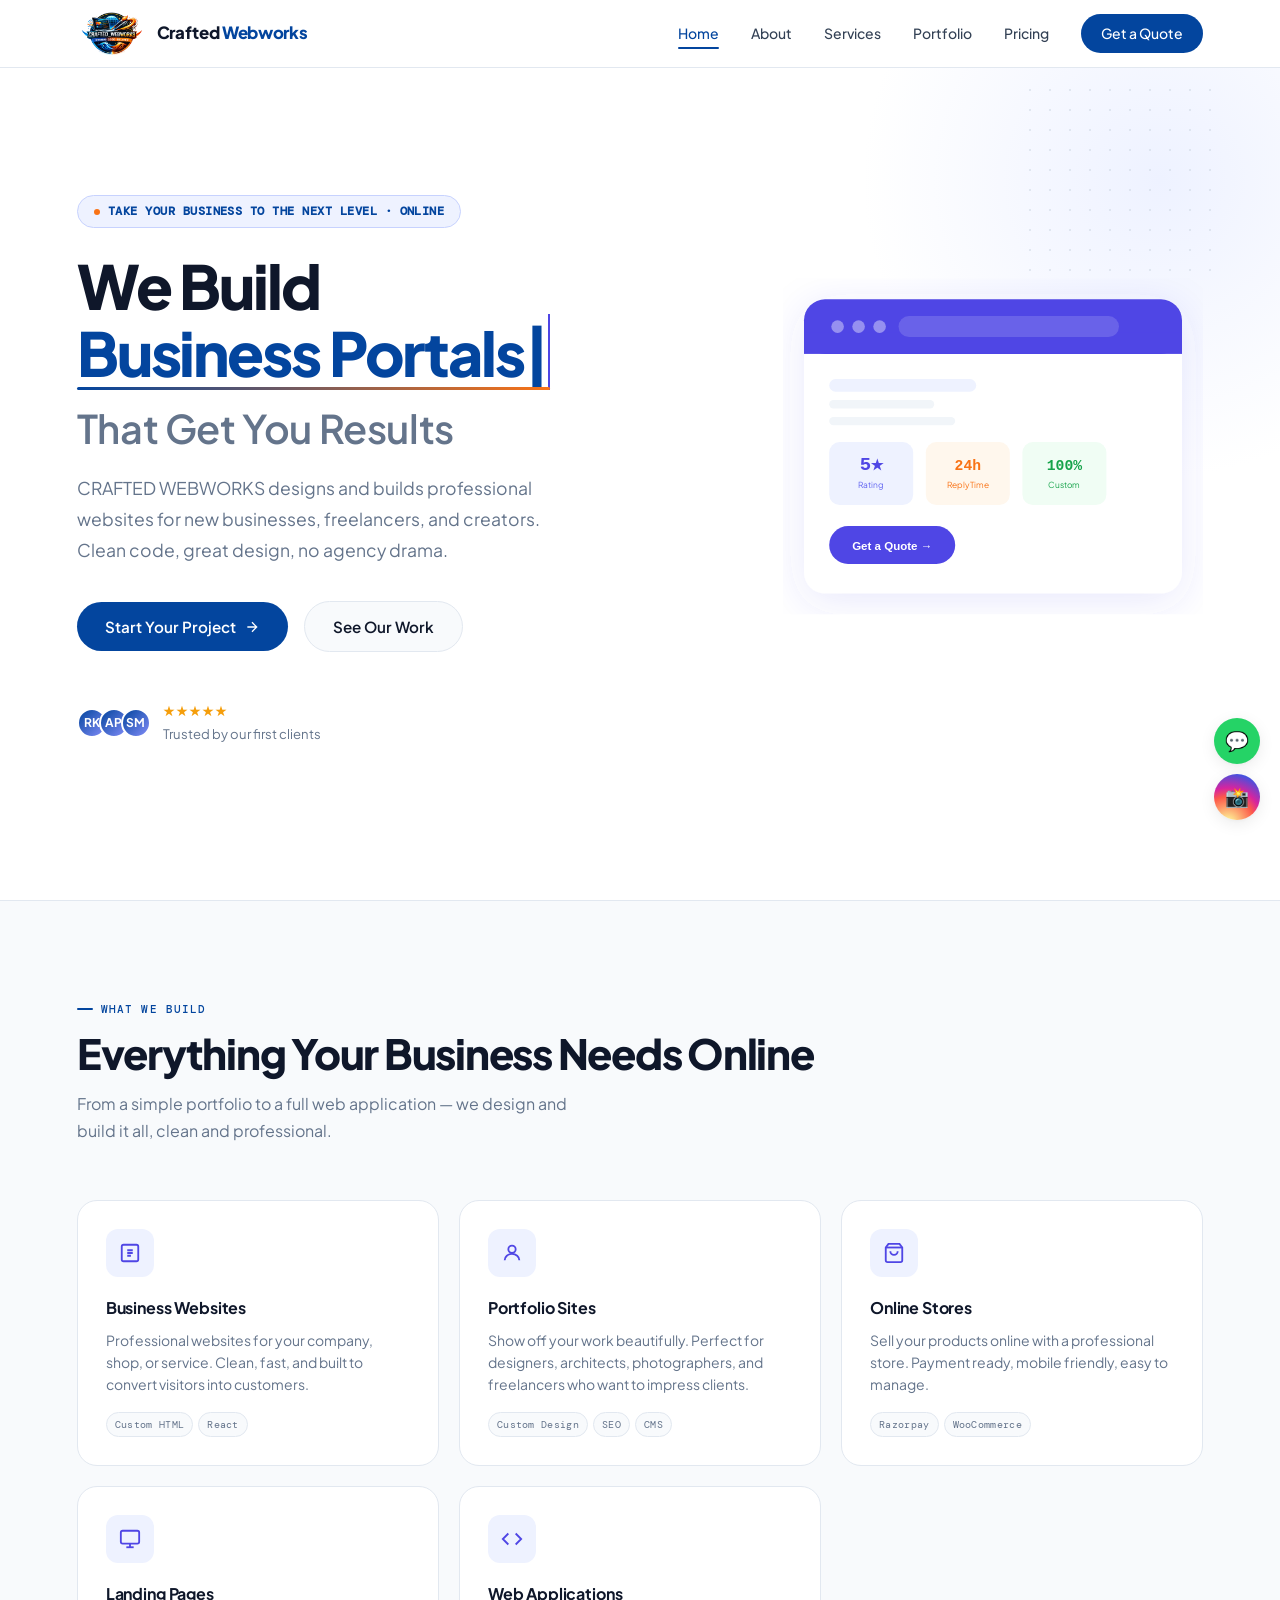
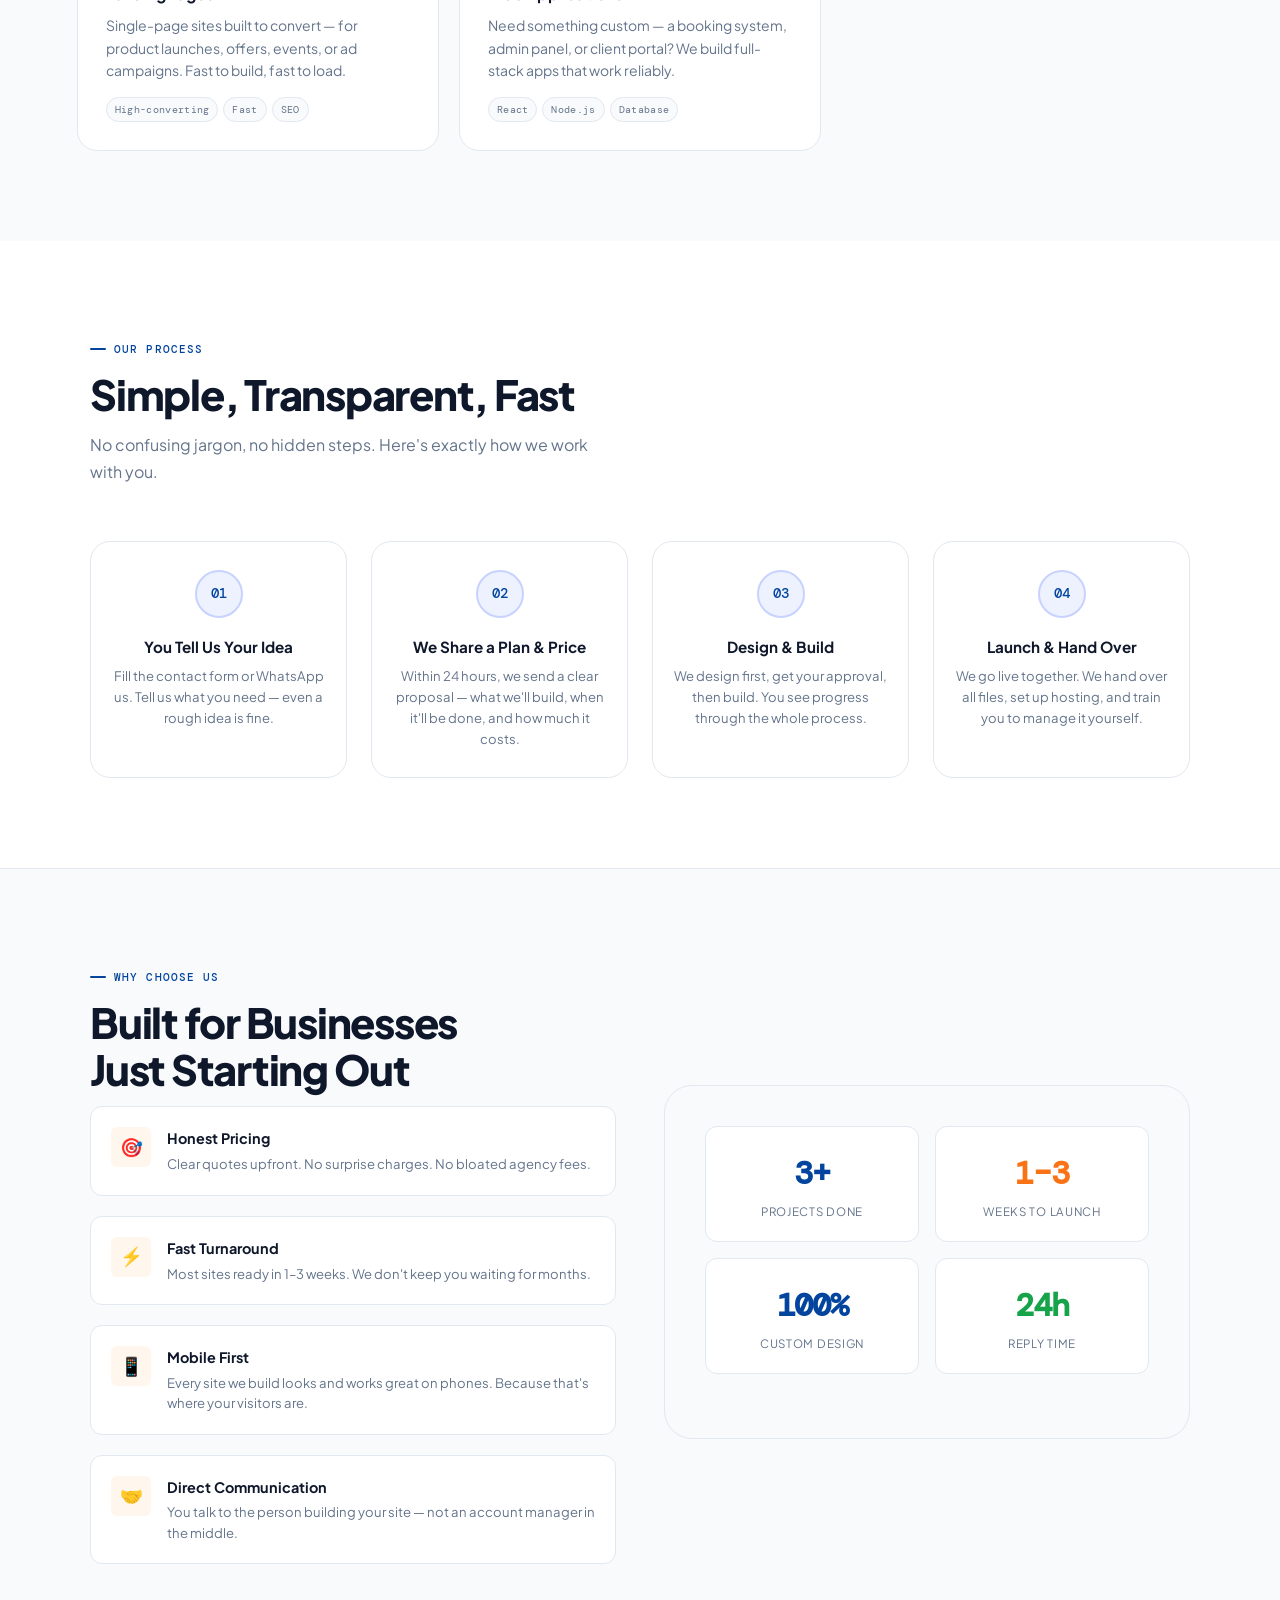
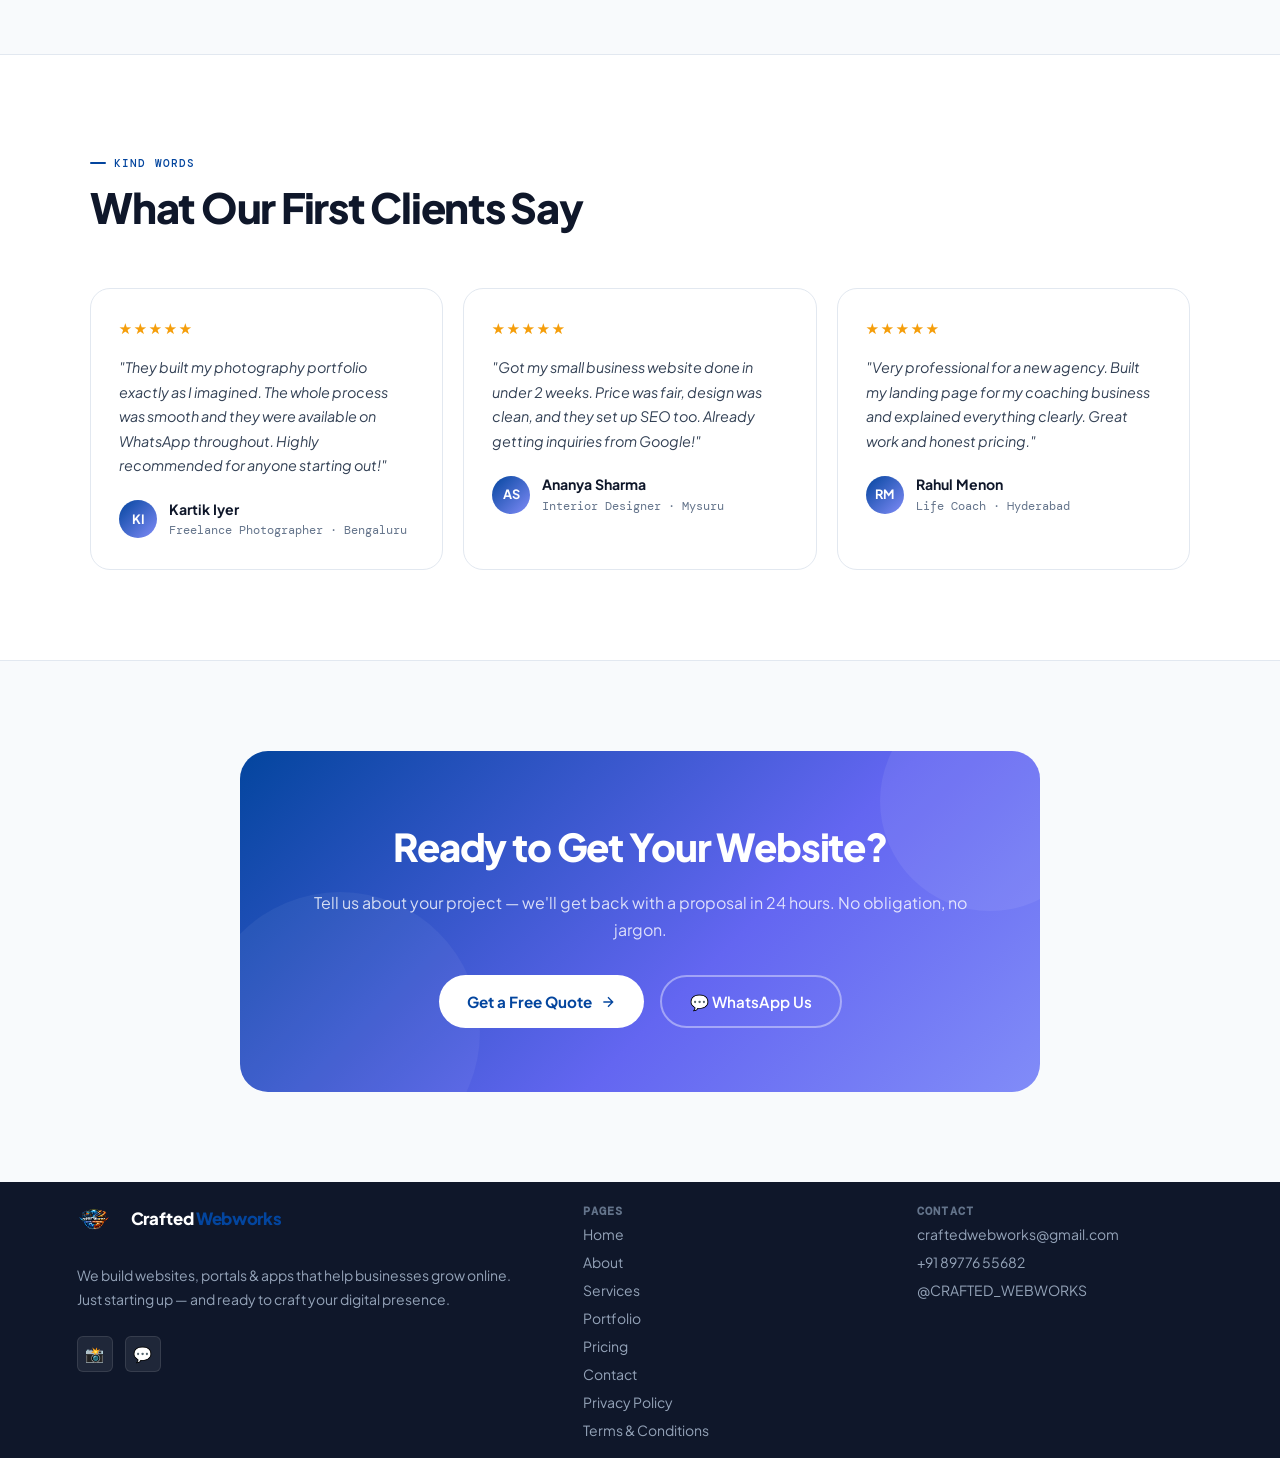
<file: index.html>
<!DOCTYPE html>
<html lang="en">
<head>
  <meta charset="UTF-8">
  <meta name="viewport" content="width=device-width, initial-scale=1.0">
  <title>CRAFTED WEBWORKS — Web Design & Development</title>
  <meta name="description" content="CRAFTED WEBWORKS — we build beautiful, fast websites for businesses, portfolios, and online stores. Fresh agency, serious quality.">
  <meta name="keywords" content="web design, website development India, business portal, portfolio website, affordable web design">
  <meta name="robots" content="index, follow">
  <meta name="author" content="CRAFTED WEBWORKS">
  <meta property="og:type" content="website">
  <meta property="og:title" content="CRAFTED WEBWORKS — Web Design & Development">
  <meta property="og:description" content="Beautiful, fast websites for businesses & creators. Business portals, portfolios, e-commerce & more.">
  <meta property="og:url" content="https://craftedwebworks.in/">
  <meta name="twitter:card" content="summary_large_image">
  <link rel="canonical" href="https://craftedwebworks.in/">
  <script type="application/ld+json">{"@context":"https://schema.org","@type":"ProfessionalService","name":"CRAFTED WEBWORKS","description":"Web design and development agency","url":"https://craftedwebworks.in","sameAs":["https://www.instagram.com/CRAFTED WEBWORKS/"]}</script>
  <link rel="preconnect" href="https://fonts.googleapis.com">
  <link rel="preconnect" href="https://fonts.gstatic.com" crossorigin>
  <link rel="stylesheet" href="assets/css/style.css">

  <link rel="icon" type="image/x-icon" href="assets/images/favicon.ico">
</head>
<body>

<div id="nav-root"></div>

<!-- ═══════════════════════════════════════
     HERO
════════════════════════════════════════ -->
<section class="hero">
  <div class="hero-bg-shape"></div>
  <div class="hero-dots"></div>

  <div class="hero-content">
    <div class="hero-badge reveal">
      <span class="badge-dot"></span>
        Take your business to the next level · Online
    </div>

    <h1 class="reveal reveal-d1">
      We Build<br>
      <span class="highlight"><span id="typewriter">Business Portals</span><span style="border-right:2px solid #4F46E5;animation:blink 1s infinite;opacity:1">|</span></span><br>
      <span style="color:var(--text-muted);font-size:.65em;font-weight:600;letter-spacing:-.01em;">That Get You Results</span>
    </h1>

    <p class="hero-sub reveal reveal-d2">
      CRAFTED WEBWORKS designs and builds professional websites for new businesses, freelancers, and creators. Clean code, great design, no agency drama.
    </p>

    <div class="hero-actions reveal reveal-d3">
      <a href="pages/contact.html" class="btn-primary">
        Start Your Project
        <svg width="16" height="16" fill="none" viewBox="0 0 24 24" stroke="currentColor" stroke-width="2"><path d="M5 12h14M12 5l7 7-7 7"/></svg>
      </a>
      <a href="pages/portfolio.html" class="btn-secondary">See Our Work</a>
    </div>

    <div class="hero-proof reveal">
      <div class="proof-avatars">
        <span>RK</span><span>AP</span><span>SM</span>
      </div>
      <div>
        <div class="proof-stars">★★★★★</div>
        <span>Trusted by our first clients</span>
      </div>
    </div>
  </div>

  <!-- Hero card visual -->
  <div class="hero-visual">
    <svg viewBox="0 0 400 320" fill="none" xmlns="http://www.w3.org/2000/svg">
      <!-- Card background -->
      <rect x="20" y="20" width="360" height="280" rx="20" fill="white" filter="url(#shadow)"/>
      <defs>
        <filter id="shadow">
          <feDropShadow dx="0" dy="8" stdDeviation="20" flood-color="#4F46E5" flood-opacity="0.12"/>
        </filter>
      </defs>
      <!-- Top bar -->
      <rect x="20" y="20" width="360" height="52" rx="20" fill="#4F46E5"/>
      <rect x="20" y="52" width="360" height="20" fill="#4F46E5"/>
      <!-- Dots -->
      <circle cx="52" cy="46" r="6" fill="rgba(255,255,255,.4)"/>
      <circle cx="72" cy="46" r="6" fill="rgba(255,255,255,.4)"/>
      <circle cx="92" cy="46" r="6" fill="rgba(255,255,255,.4)"/>
      <!-- URL bar -->
      <rect x="110" y="36" width="210" height="20" rx="10" fill="rgba(255,255,255,.15)"/>
      <text x="125" y="51" fill="rgba(255,255,255,.6)" font-size="10" font-family="monospace"></text>
      <!-- Content lines -->
      <rect x="44" y="96" width="140" height="12" rx="6" fill="#EEF2FF"/>
      <rect x="44" y="116" width="100" height="8" rx="4" fill="#F1F5F9"/>
      <rect x="44" y="132" width="120" height="8" rx="4" fill="#F1F5F9"/>
      <!-- Stats boxes -->
      <rect x="44" y="156" width="80" height="60" rx="10" fill="#EEF2FF"/>
      <text x="84" y="183" text-anchor="middle" fill="#4F46E5" font-size="18" font-weight="800" font-family="monospace">5★</text>
      <text x="84" y="200" text-anchor="middle" fill="#6366F1" font-size="8">Rating</text>
      <rect x="136" y="156" width="80" height="60" rx="10" fill="#FFF7ED"/>
      <text x="176" y="183" text-anchor="middle" fill="#F97316" font-size="14" font-weight="800" font-family="monospace">24h</text>
      <text x="176" y="200" text-anchor="middle" fill="#F97316" font-size="8">Reply Time</text>
      <rect x="228" y="156" width="80" height="60" rx="10" fill="#F0FDF4"/>
      <text x="268" y="183" text-anchor="middle" fill="#16A34A" font-size="14" font-weight="800" font-family="monospace">100%</text>
      <text x="268" y="200" text-anchor="middle" fill="#16A34A" font-size="8">Custom</text>
      <!-- Button -->
      <rect x="44" y="236" width="120" height="36" rx="18" fill="#4F46E5"/>
      <text x="104" y="259" text-anchor="middle" fill="white" font-size="11" font-weight="600" font-family="sans-serif">Get a Quote →</text>
    </svg>
  </div>
</section>

<!-- ═══════════════════════════════════════
     SERVICES
════════════════════════════════════════ -->
<section style="background:var(--bg-soft);border-top:1px solid var(--border);">
  <div class="section-header reveal" style="max-width:1200px;margin:0 auto 3.5rem;">
    <div class="section-label">What We Build</div>
    <h2 class="section-title">Everything Your Business Needs Online</h2>
    <p class="section-sub">From a simple portfolio to a full web application — we design and build it all, clean and professional.</p>
  </div>
  <div class="services-grid">

    <div class="service-card reveal">
      <div class="service-icon-wrap">
        <svg width="22" height="22" viewBox="0 0 24 24" fill="none" stroke="#4F46E5" stroke-width="2"><rect x="3" y="3" width="18" height="18" rx="2"/><path d="M9 9h6M9 12h6M9 15h4"/></svg>
      </div>
      <h3>Business Websites</h3>
      <p>Professional websites for your company, shop, or service. Clean, fast, and built to convert visitors into customers.</p>
      <div class="service-tags">
        <span class="chip">Custom HTML</span><span class="chip">React</span>
      </div>
    </div>

    <div class="service-card reveal reveal-d1">
      <div class="service-icon-wrap">
        <svg width="22" height="22" viewBox="0 0 24 24" fill="none" stroke="#4F46E5" stroke-width="2"><circle cx="12" cy="8" r="4"/><path d="M4 20c0-4 3.6-7 8-7s8 3 8 7"/></svg>
      </div>
      <h3>Portfolio Sites</h3>
      <p>Show off your work beautifully. Perfect for designers, architects, photographers, and freelancers who want to impress clients.</p>
      <div class="service-tags">
        <span class="chip">Custom Design</span><span class="chip">SEO</span><span class="chip">CMS</span>
      </div>
    </div>

    <div class="service-card reveal reveal-d2">
      <div class="service-icon-wrap">
        <svg width="22" height="22" viewBox="0 0 24 24" fill="none" stroke="#4F46E5" stroke-width="2"><path d="M6 2L3 6v14a2 2 0 002 2h14a2 2 0 002-2V6l-3-4z"/><line x1="3" y1="6" x2="21" y2="6"/><path d="M16 10a4 4 0 01-8 0"/></svg>
      </div>
      <h3>Online Stores</h3>
      <p>Sell your products online with a professional store. Payment ready, mobile friendly, easy to manage.</p>
      <div class="service-tags">
        <span class="chip">Razorpay</span><span class="chip">WooCommerce</span>
      </div>
    </div>

    <div class="service-card reveal">
      <div class="service-icon-wrap">
        <svg width="22" height="22" viewBox="0 0 24 24" fill="none" stroke="#4F46E5" stroke-width="2"><rect x="2" y="3" width="20" height="14" rx="2"/><line x1="8" y1="21" x2="16" y2="21"/><line x1="12" y1="17" x2="12" y2="21"/></svg>
      </div>
      <h3>Landing Pages</h3>
      <p>Single-page sites built to convert — for product launches, offers, events, or ad campaigns. Fast to build, fast to load.</p>
      <div class="service-tags">
        <span class="chip">High-converting</span><span class="chip">Fast</span><span class="chip">SEO</span>
      </div>
    </div>

    <div class="service-card reveal reveal-d1">
      <div class="service-icon-wrap">
        <svg width="22" height="22" viewBox="0 0 24 24" fill="none" stroke="#4F46E5" stroke-width="2"><polyline points="16 18 22 12 16 6"/><polyline points="8 6 2 12 8 18"/></svg>
      </div>
      <h3>Web Applications</h3>
      <p>Need something custom — a booking system, admin panel, or client portal? We build full-stack apps that work reliably.</p>
      <div class="service-tags">
        <span class="chip">React</span><span class="chip">Node.js</span><span class="chip">Database</span>
      </div>
    </div>

  </div>
</section>

<!-- ═══════════════════════════════════════
     HOW IT WORKS
════════════════════════════════════════ -->
<section>
  <div class="section-header reveal" style="max-width:1100px;margin:0 auto 3.5rem;">
    <div class="section-label">Our Process</div>
    <h2 class="section-title">Simple, Transparent, Fast</h2>
    <p class="section-sub">No confusing jargon, no hidden steps. Here's exactly how we work with you.</p>
  </div>
  <div class="steps-wrap">
    <div class="step-card reveal">
      <div class="step-num">01</div>
      <h3>You Tell Us Your Idea</h3>
      <p>Fill the contact form or WhatsApp us. Tell us what you need — even a rough idea is fine.</p>
    </div>
    <div class="step-card reveal reveal-d1">
      <div class="step-num">02</div>
      <h3>We Share a Plan & Price</h3>
      <p>Within 24 hours, we send a clear proposal — what we'll build, when it'll be done, and how much it costs.</p>
    </div>
    <div class="step-card reveal reveal-d2">
      <div class="step-num">03</div>
      <h3>Design & Build</h3>
      <p>We design first, get your approval, then build. You see progress through the whole process.</p>
    </div>
    <div class="step-card reveal reveal-d3">
      <div class="step-num">04</div>
      <h3>Launch & Hand Over</h3>
      <p>We go live together. We hand over all files, set up hosting, and train you to manage it yourself.</p>
    </div>
  </div>
</section>

<!-- ═══════════════════════════════════════
     WHY US
════════════════════════════════════════ -->
<section style="background:var(--bg-soft);border-top:1px solid var(--border);border-bottom:1px solid var(--border);">
  <div class="why-grid">
    <div>
      <div class="section-label reveal">Why Choose Us</div>
      <h2 class="section-title reveal" style="max-width:420px;">Built for Businesses Just Starting Out</h2>
      <div class="why-features">
        <div class="why-feature reveal">
          <div class="feature-icon">🎯</div>
          <div class="feature-text">
            <h4>Honest Pricing</h4>
            <p>Clear quotes upfront. No surprise charges. No bloated agency fees.</p>
          </div>
        </div>
        <div class="why-feature reveal">
          <div class="feature-icon">⚡</div>
          <div class="feature-text">
            <h4>Fast Turnaround</h4>
            <p>Most sites ready in 1–3 weeks. We don't keep you waiting for months.</p>
          </div>
        </div>
        <div class="why-feature reveal">
          <div class="feature-icon">📱</div>
          <div class="feature-text">
            <h4>Mobile First</h4>
            <p>Every site we build looks and works great on phones. Because that's where your visitors are.</p>
          </div>
        </div>
        <div class="why-feature reveal">
          <div class="feature-icon">🤝</div>
          <div class="feature-text">
            <h4>Direct Communication</h4>
            <p>You talk to the person building your site — not an account manager in the middle.</p>
          </div>
        </div>
      </div>
    </div>
    <div class="why-visual reveal reveal-d2">
      <div class="stats-grid">
        <div class="stat-box">
          <div class="stat-num" data-count="5" data-suffix="+">5+</div>
          <div class="stat-lbl">Projects Done</div>
        </div>
        <div class="stat-box">
          <div class="stat-num" style="color:var(--accent);">1–3</div>
          <div class="stat-lbl">Weeks to Launch</div>
        </div>
        <div class="stat-box">
          <div class="stat-num">100%</div>
          <div class="stat-lbl">Custom Design</div>
        </div>
        <div class="stat-box">
          <div class="stat-num" style="color:#16A34A;">24h</div>
          <div class="stat-lbl">Reply Time</div>
        </div>
      </div>
    </div>
  </div>
</section>

<!-- ═══════════════════════════════════════
     TESTIMONIALS (early ones)
════════════════════════════════════════ -->
<section>
  <div class="section-header reveal" style="max-width:1100px;margin:0 auto 3.5rem;">
    <div class="section-label">Kind Words</div>
    <h2 class="section-title">What Our First Clients Say</h2>
  </div>
  <div class="testi-grid">
    <div class="testi-card reveal">
      <div class="testi-stars">★★★★★</div>
      <p class="testi-text">"They built my photography portfolio exactly as I imagined. The whole process was smooth and they were available on WhatsApp throughout. Highly recommended for anyone starting out!"</p>
      <div class="testi-author">
        <div class="author-ava">KI</div>
        <div>
          <div class="author-name">Kartik Iyer</div>
          <div class="author-role">Freelance Photographer · Bengaluru</div>
        </div>
      </div>
    </div>
    <div class="testi-card reveal reveal-d1">
      <div class="testi-stars">★★★★★</div>
      <p class="testi-text">"Got my small business website done in under 2 weeks. Price was fair, design was clean, and they set up SEO too. Already getting inquiries from Google!"</p>
      <div class="testi-author">
        <div class="author-ava">AS</div>
        <div>
          <div class="author-name">Ananya Sharma</div>
          <div class="author-role">Interior Designer · Mysuru</div>
        </div>
      </div>
    </div>
    <div class="testi-card reveal reveal-d2">
      <div class="testi-stars">★★★★★</div>
      <p class="testi-text">"Very professional for a new agency. Built my landing page for my coaching business and explained everything clearly. Great work and honest pricing."</p>
      <div class="testi-author">
        <div class="author-ava">RM</div>
        <div>
          <div class="author-name">Rahul Menon</div>
          <div class="author-role">Life Coach · Hyderabad</div>
        </div>
      </div>
    </div>
  </div>
</section>

<!-- ═══════════════════════════════════════
     CTA
════════════════════════════════════════ -->
<section style="background:var(--bg-soft);border-top:1px solid var(--border);">
  <div class="cta-banner reveal">
    <h2>Ready to Get Your Website?</h2>
    <p>Tell us about your project — we'll get back with a proposal in 24 hours. No obligation, no jargon.</p>
    <div class="cta-banner-actions">
      <a href="pages/contact.html" class="btn-white">
        Get a Free Quote
        <svg width="16" height="16" fill="none" viewBox="0 0 24 24" stroke="currentColor" stroke-width="2"><path d="M5 12h14M12 5l7 7-7 7"/></svg>
      </a>
      <a href="https://wa.me/918977655682?text=Hi%2C%20I%27d%20like%20to%20discuss%20a%20web%20project!" target="_blank" rel="noopener" class="btn-ghost">
        💬 WhatsApp Us
      </a>
    </div>
  </div>
</section>

<div id="footer-root"></div>

<style>@keyframes blink{0%,100%{opacity:1}50%{opacity:0}}</style>
<script src="assets/js/components.js"></script>
<script>CW.init('home');</script>
<script src="assets/js/main.js"></script>
</body>
</html>
</file>
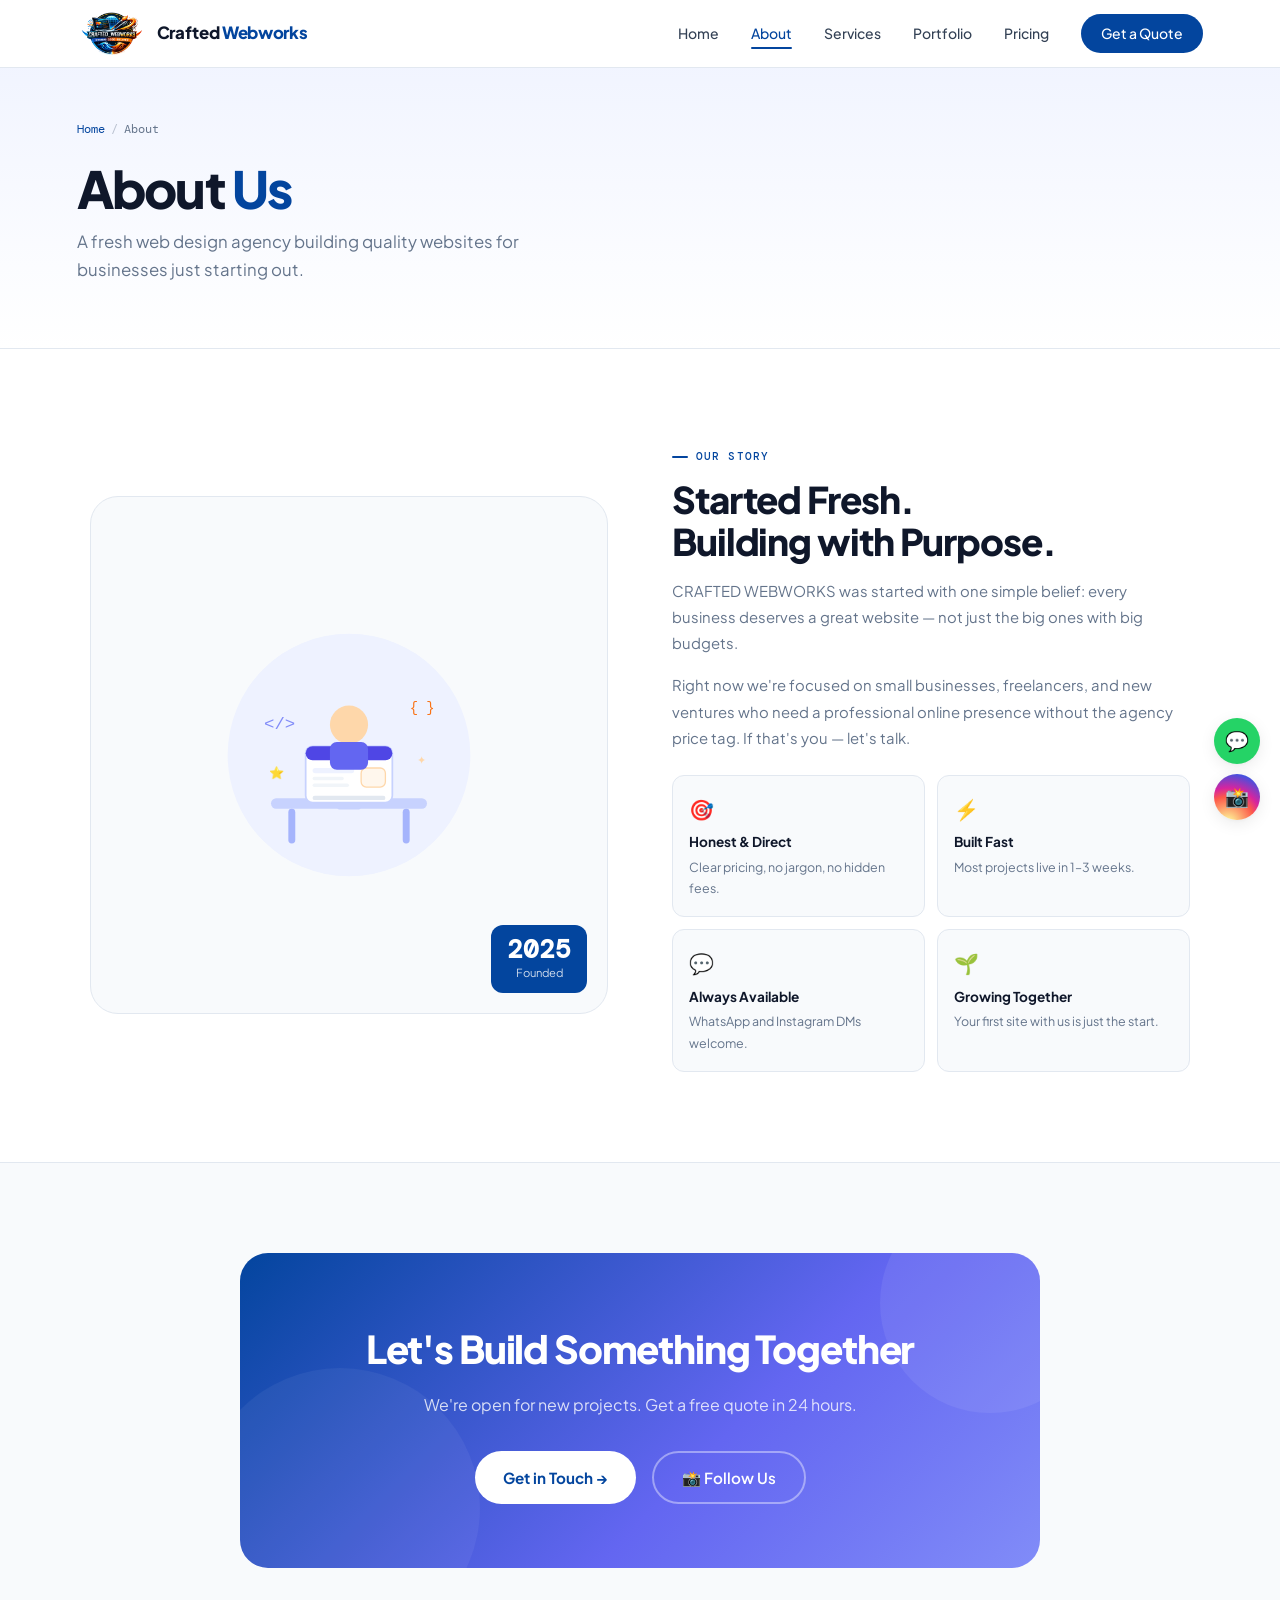
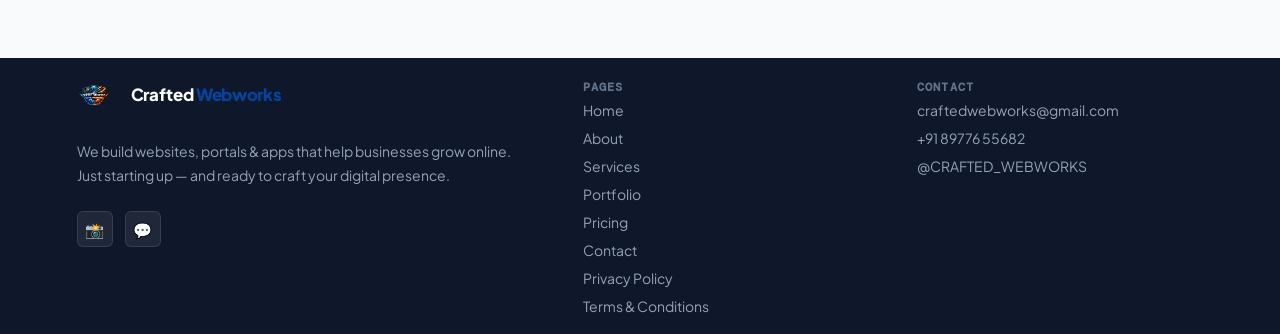
<file: pages/about.html>
<!DOCTYPE html>
<html lang="en">
<head>
  <meta charset="UTF-8"><meta name="viewport" content="width=device-width, initial-scale=1.0">
  <title>About — CRAFTED WEBWORKS</title>
  <meta name="description" content="About CRAFTED WEBWORKS — a fresh web design agency building quality websites for businesses just starting out.">
  <meta name="robots" content="index, follow">
  <link rel="canonical" href="https://craftedwebworks.in/pages/about.html">
  <link rel="preconnect" href="https://fonts.googleapis.com"><link rel="preconnect" href="https://fonts.gstatic.com" crossorigin>
  <link rel="stylesheet" href="../assets/css/style.css">
  <link rel="icon" type="image/x-icon" href="../assets/images/favicon.ico">

</head>
<body>
<div id="nav-root"></div>

<div class="page-top">
  <div class="breadcrumb"><a href="../index.html">Home</a><span class="sep">/</span>About</div>
  <h1>About <span style="color:var(--primary)">Us</span></h1>
  <p>A fresh web design agency building quality websites for businesses just starting out.</p>
</div>

<section>
  <div class="about-split">
    <div class="about-img-box reveal">
      <svg viewBox="0 0 300 300" fill="none" xmlns="http://www.w3.org/2000/svg" style="max-width:260px;">
        <!-- Person at desk illustration -->
        <circle cx="150" cy="150" r="140" fill="#EEF2FF"/>
        <!-- Desk -->
        <rect x="60" y="200" width="180" height="12" rx="6" fill="#C7D2FE"/>
        <rect x="80" y="212" width="8" height="40" rx="4" fill="#A5B4FC"/>
        <rect x="212" y="212" width="8" height="40" rx="4" fill="#A5B4FC"/>
        <!-- Monitor -->
        <rect x="100" y="140" width="100" height="65" rx="8" fill="white" stroke="#C7D2FE" stroke-width="2"/>
        <rect x="100" y="140" width="100" height="16" rx="8" fill="#4F46E5"/>
        <rect x="108" y="165" width="48" height="6" rx="3" fill="#EEF2FF"/>
        <rect x="108" y="175" width="36" height="4" rx="2" fill="#F1F5F9"/>
        <rect x="108" y="183" width="42" height="4" rx="2" fill="#F1F5F9"/>
        <rect x="164" y="165" width="28" height="22" rx="6" fill="#FFF7ED" stroke="#FED7AA" stroke-width="1.5"/>
        <rect x="136" y="205" width="28" height="8" rx="4" fill="#C7D2FE"/>
        <!-- Person -->
        <circle cx="150" cy="115" r="22" fill="#FED7AA"/>
        <rect x="128" y="135" width="44" height="32" rx="8" fill="#6366F1"/>
        <!-- Keyboard -->
        <rect x="108" y="197" width="84" height="5" rx="2.5" fill="#E2E8F0"/>
        <!-- Code symbols floating -->
        <text x="52" y="120" fill="#818CF8" font-size="20" font-family="monospace">&lt;/&gt;</text>
        <text x="220" y="100" fill="#F97316" font-size="16" font-family="monospace">{ }</text>
        <text x="58" y="175" fill="#C7D2FE" font-size="14" font-family="monospace">⭐</text>
        <text x="228" y="160" fill="#FED7AA" font-size="13" font-family="monospace">✦</text>
      </svg>
      <div class="about-badge-box">
        <div class="big">2025</div>
        <small>Founded</small>
      </div>
    </div>

    <div class="about-text reveal reveal-d2">
      <div class="section-label" style="margin-bottom:.75rem;">Our Story</div>
      <h2>Started Fresh.<br>Building with Purpose.</h2>
      <p>CRAFTED WEBWORKS was started with one simple belief: every business deserves a great website — not just the big ones with big budgets.</p>
      <p>Right now we're focused on small businesses, freelancers, and new ventures who need a professional online presence without the agency price tag. If that's you — let's talk.</p>
      <div class="vals-grid">
        <div class="val-card">
          <div class="vi">🎯</div>
          <h5>Honest & Direct</h5>
          <p>Clear pricing, no jargon, no hidden fees.</p>
        </div>
        <div class="val-card">
          <div class="vi">⚡</div>
          <h5>Built Fast</h5>
          <p>Most projects live in 1–3 weeks.</p>
        </div>
        <div class="val-card">
          <div class="vi">💬</div>
          <h5>Always Available</h5>
          <p>WhatsApp and Instagram DMs welcome.</p>
        </div>
        <div class="val-card">
          <div class="vi">🌱</div>
          <h5>Growing Together</h5>
          <p>Your first site with us is just the start.</p>
        </div>
      </div>
    </div>
  </div>
</section>

<!-- CTA -->
<section style="background:var(--bg-soft);border-top:1px solid var(--border);">
  <div class="cta-banner reveal">
    <h2>Let's Build Something Together</h2>
    <p>We're open for new projects. Get a free quote in 24 hours.</p>
    <div class="cta-banner-actions">
      <a href="contact.html" class="btn-white">Get in Touch →</a>
      <a href="https://www.instagram.com/CRAFTED WEBWORKS/" target="_blank" rel="noopener" class="btn-ghost">📸 Follow Us</a>
    </div>
  </div>
</section>

<div id="footer-root"></div>
<script src="../assets/js/components.js"></script>
<script>CW.init('about');</script>
<script src="../assets/js/main.js"></script>
</body>
</html>
</file>
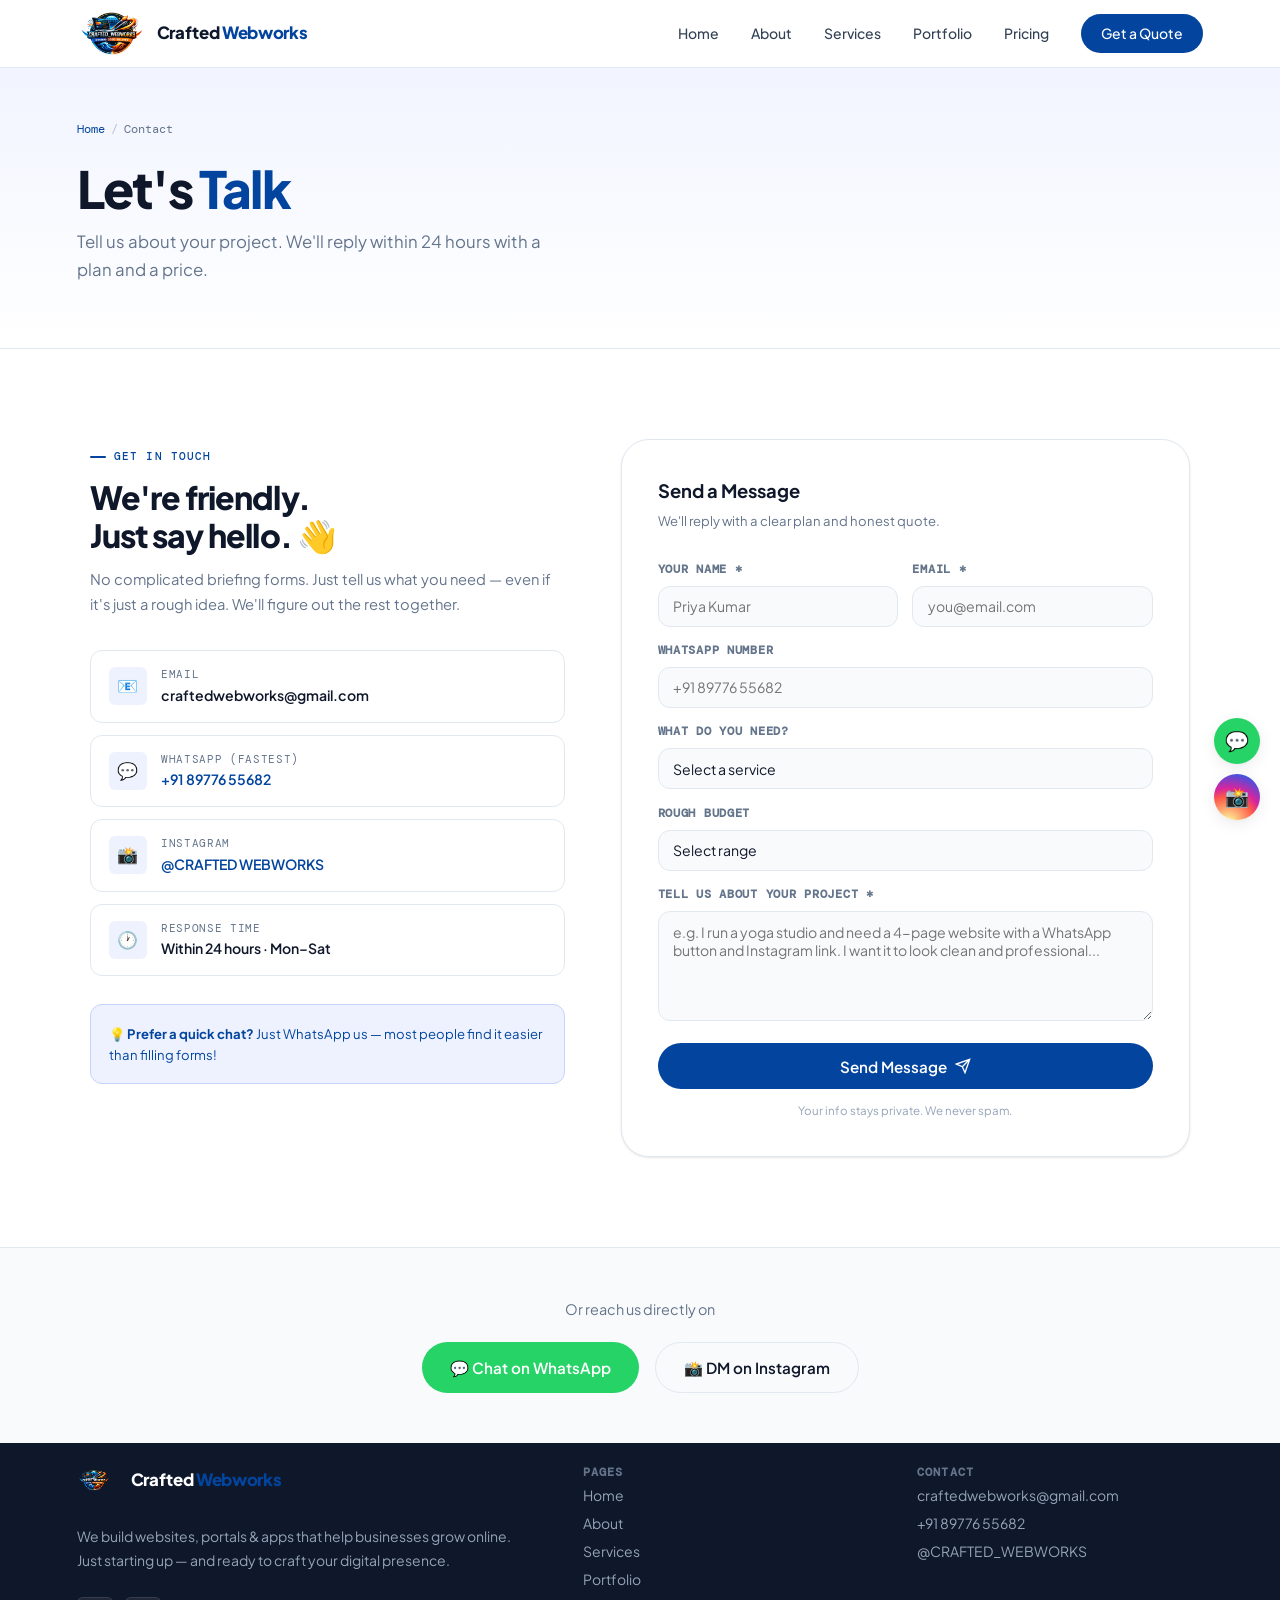
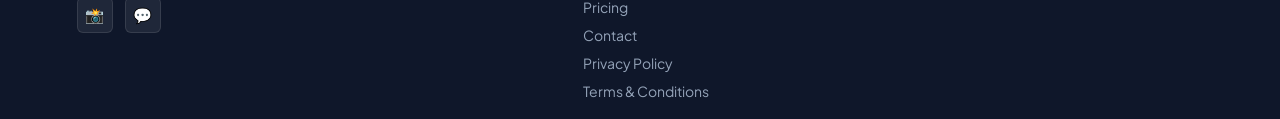
<file: pages/contact.html>
<!DOCTYPE html>
<html lang="en">
<head>
  <meta charset="UTF-8"><meta name="viewport" content="width=device-width, initial-scale=1.0">
  <title>Contact — CRAFTED WEBWORKS</title>
  <meta name="description" content="Get in touch with CRAFTED WEBWORKS. We reply within 24 hours with a free quote for your website project.">
  <meta name="robots" content="index, follow">
  <link rel="canonical" href="https://craftedwebworks.in/pages/contact.html">
  <link rel="preconnect" href="https://fonts.googleapis.com"><link rel="preconnect" href="https://fonts.gstatic.com" crossorigin>
  <link rel="stylesheet" href="../assets/css/style.css">
  <link rel="icon" type="image/x-icon" href="../assets/images/favicon.ico">
</head>
<body>
<div id="nav-root"></div>

<div class="page-top">
  <div class="breadcrumb"><a href="../index.html">Home</a><span class="sep">/</span>Contact</div>
  <h1>Let's <span style="color:var(--primary)">Talk</span></h1>
  <p>Tell us about your project. We'll reply within 24 hours with a plan and a price.</p>
</div>

<section>
  <div class="contact-wrap">

    <!-- Info -->
    <div class="reveal">
      <div class="section-label" style="margin-bottom:.75rem;">Get in Touch</div>
      <h2 style="font-size:clamp(1.5rem,3vw,2rem);font-weight:800;color:var(--text-dark);letter-spacing:-.03em;margin-bottom:.75rem;line-height:1.2;">We're friendly.<br>Just say hello. 👋</h2>
      <p style="font-size:.92rem;color:var(--text-muted);line-height:1.75;margin-bottom:2rem;">No complicated briefing forms. Just tell us what you need — even if it's just a rough idea. We'll figure out the rest together.</p>

      <div class="contact-items">
        <div class="c-item">
          <div class="c-item-icon">📧</div>
          <div>
            <div class="c-item-label">Email</div>
            <div class="c-item-val"><a href="mailto:craftedwebworks@gmail.com" style="color:var(--text-dark);">craftedwebworks@gmail.com</a></div>
          </div>
        </div>
        <div class="c-item">
          <div class="c-item-icon">💬</div>
          <div>
            <div class="c-item-label">WhatsApp (fastest)</div>
            <div class="c-item-val"><a href="https://wa.me/918977655682?text=Hi%2C%20I%27d%20like%20to%20discuss%20a%20website!" target="_blank" style="color:var(--primary);">+91 89776 55682</a></div>
          </div>
        </div>
        <div class="c-item">
          <div class="c-item-icon">📸</div>
          <div>
            <div class="c-item-label">Instagram</div>
            <div class="c-item-val"><a href="https://www.instagram.com/CRAFTED WEBWORKS/" target="_blank" style="color:var(--primary);">@CRAFTED WEBWORKS</a></div>
          </div>
        </div>
        <div class="c-item">
          <div class="c-item-icon">🕐</div>
          <div>
            <div class="c-item-label">Response Time</div>
            <div class="c-item-val">Within 24 hours · Mon–Sat</div>
          </div>
        </div>
      </div>

      <div style="margin-top:1.75rem;padding:1.1rem;background:var(--primary-light);border:1px solid #C7D2FE;border-radius:var(--r-md);">
        <p style="font-size:.82rem;color:var(--primary);margin:0;">
          💡 <strong>Prefer a quick chat?</strong> Just WhatsApp us — most people find it easier than filling forms!
        </p>
      </div>
    </div>

    <!-- Form -->
    <div class="form-box reveal reveal-d2">
      <h3>Send a Message</h3>
      <p class="sub">We'll reply with a clear plan and honest quote.</p>

      <form id="cw-form" novalidate>
        <div class="form-row">
          <div class="f-group">
            <label for="fn">Your Name *</label>
            <input type="text" id="fn" name="name" placeholder="Priya Kumar" required autocomplete="name">
          </div>
          <div class="f-group">
            <label for="fe">Email *</label>
            <input type="email" id="fe" name="email" placeholder="you@email.com" required autocomplete="email">
          </div>
        </div>
        <div class="f-group">
          <label for="fp">WhatsApp Number</label>
          <input type="tel" id="fp" name="phone" placeholder="+91 89776 55682" autocomplete="tel">
        </div>
        <div class="f-group">
          <label for="fs">What do you need?</label>
          <select id="fs" name="service">
            <option value="">Select a service</option>
            <option value="business">Business Website</option>
            <option value="portfolio">Portfolio Site</option>
            <option value="ecom">Online Store</option>
            <option value="landing">Landing Page</option>
            <option value="app">Web Application / Portal</option>
            <option value="other">Not sure yet</option>
          </select>
        </div>
        <div class="f-group">
          <label for="fb">Rough Budget</label>
          <select id="fb" name="budget">
            <option value="">Select range</option>
            <option>Under ₹20,000</option>
            <option>₹20,000 – ₹50,000</option>
            <option>₹50,000 – ₹1,00,000</option>
            <option>₹1,00,000+</option>
            <option>Not sure</option>
          </select>
        </div>
        <div class="f-group">
          <label for="fm">Tell Us About Your Project *</label>
          <textarea id="fm" name="message" placeholder="e.g. I run a yoga studio and need a 4-page website with a WhatsApp button and Instagram link. I want it to look clean and professional..." required rows="4"></textarea>
        </div>
        <button type="submit" class="btn-primary" style="width:100%;justify-content:center;padding:.85rem;">
          Send Message
          <svg width="16" height="16" fill="none" viewBox="0 0 24 24" stroke="currentColor" stroke-width="2"><path d="M22 2L11 13M22 2L15 22l-4-9-9-4 20-7z"/></svg>
        </button>
        <p style="font-size:.72rem;color:var(--text-light);text-align:center;margin-top:.75rem;">Your info stays private. We never spam.</p>
      </form>
    </div>

  </div>
</section>

<!-- Quick contact bar -->
<section style="background:var(--bg-soft);border-top:1px solid var(--border);padding:50px 6%;text-align:center;">
  <p style="color:var(--text-muted);font-size:.9rem;margin-bottom:1.25rem;">Or reach us directly on</p>
  <div style="display:flex;justify-content:center;gap:1rem;flex-wrap:wrap;">
    <a href="https://wa.me/918977655682?text=Hi%20Crafted%20Webworks!" target="_blank" rel="noopener" class="btn-primary" style="background:#25D366;font-size:.95rem;">
      💬 Chat on WhatsApp
    </a>
    <a href="https://www.instagram.com/CRAFTED WEBWORKS/" target="_blank" rel="noopener" class="btn-secondary">
      📸 DM on Instagram
    </a>
  </div>
</section>

<div id="footer-root"></div>
<script src="../assets/js/components.js"></script>
<script>
  CW.init('contact');
  // Pre-select plan
  const p = new URLSearchParams(location.search).get('plan');
  if (p) { const s = document.getElementById('fs'); if (s) s.value = p === 'starter' ? 'business' : p === 'professional' ? 'portfolio' : 'app'; }
</script>
<script src="../assets/js/main.js"></script>
</body>
</html>
</file>
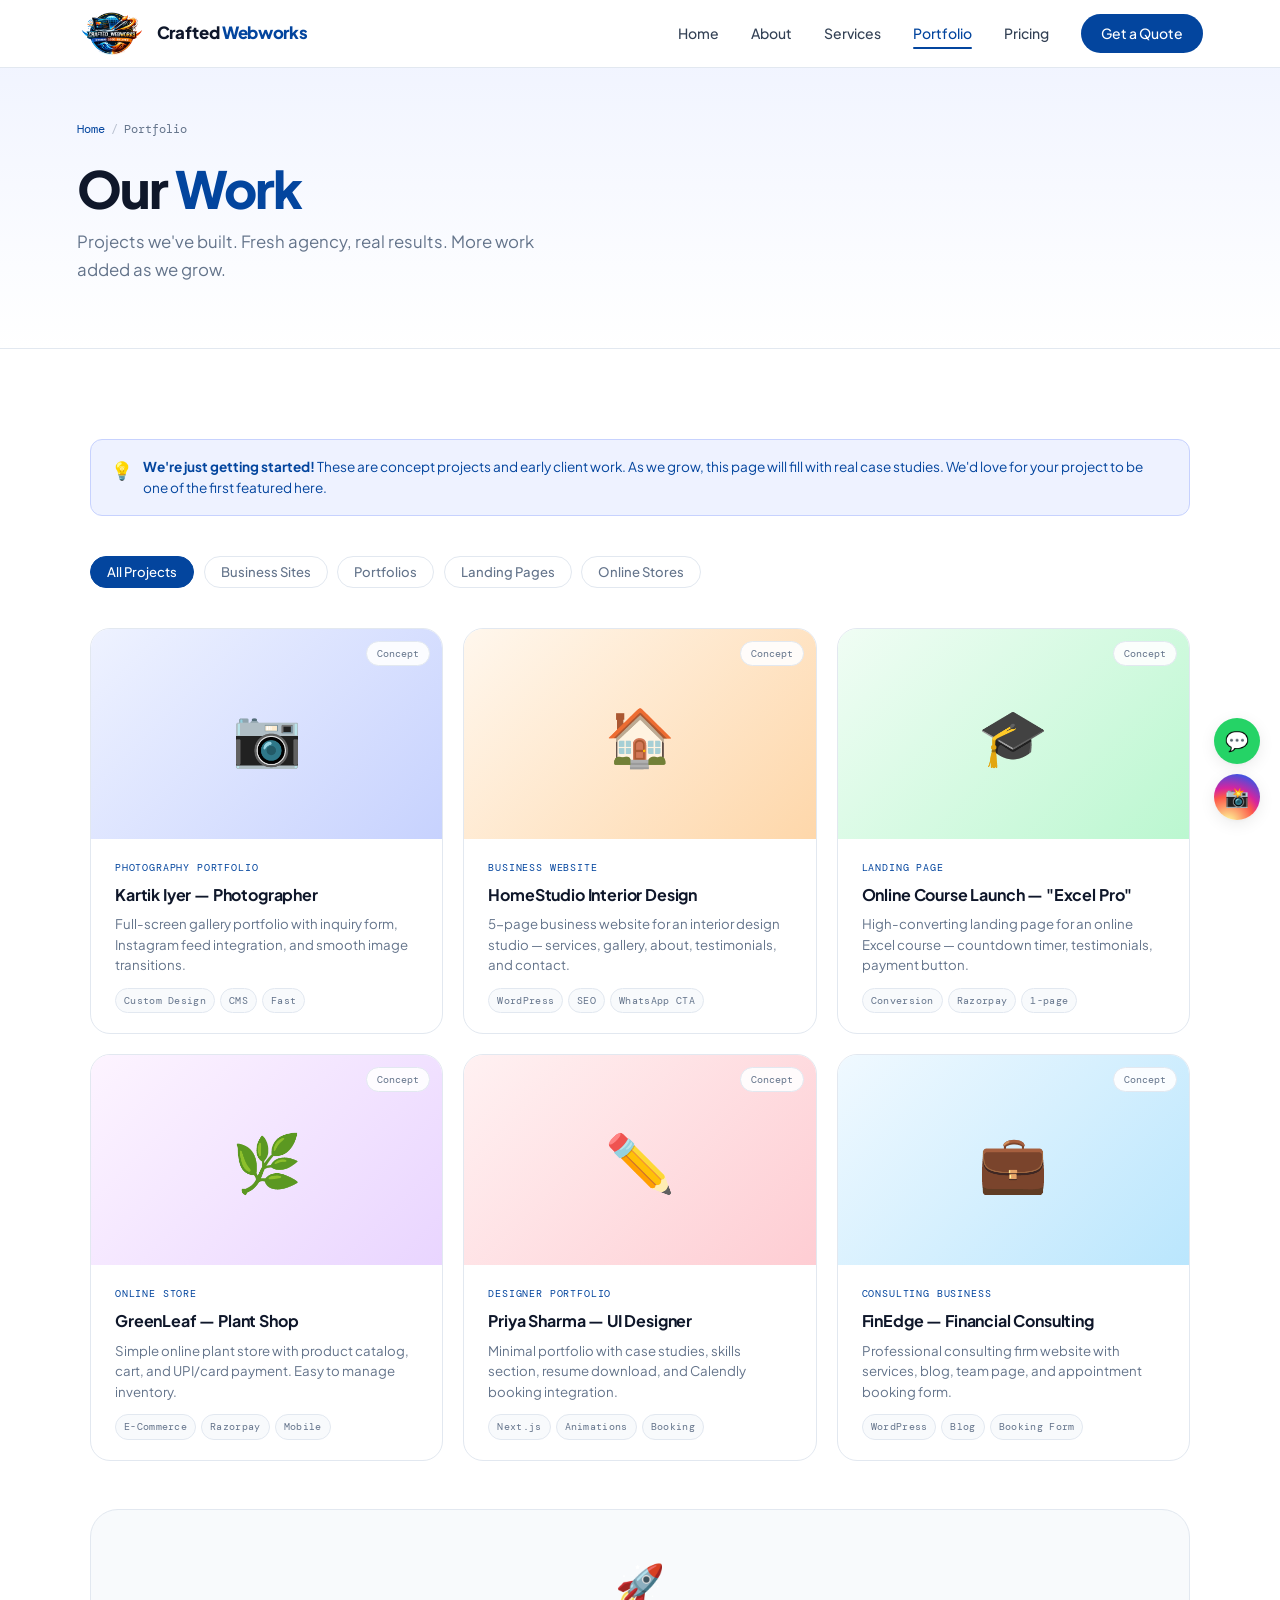
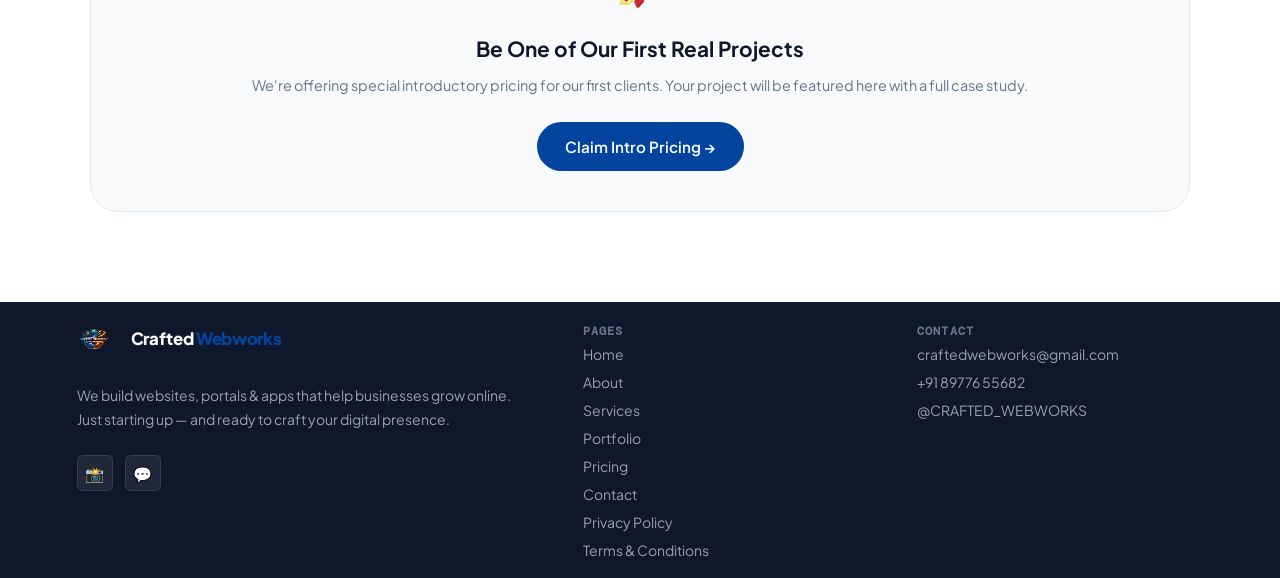
<file: pages/portfolio.html>
<!DOCTYPE html>
<html lang="en">
<head>
  <meta charset="UTF-8"><meta name="viewport" content="width=device-width, initial-scale=1.0">
  <title>Portfolio — CRAFTED WEBWORKS</title>
  <meta name="description" content="See our web design work — business sites, portfolios, and landing pages built by CRAFTED WEBWORKS.">
  <meta name="robots" content="index, follow">
  <link rel="canonical" href="https://craftedwebworks.in/pages/portfolio.html">
  <link rel="preconnect" href="https://fonts.googleapis.com"><link rel="preconnect" href="https://fonts.gstatic.com" crossorigin>
  <link rel="stylesheet" href="../assets/css/style.css">
  <link rel="icon" type="image/x-icon" href="../assets/images/favicon.ico">

  <style>
    .port-grid{display:grid;grid-template-columns:repeat(auto-fill,minmax(320px,1fr));gap:1.25rem;max-width:1100px;margin:0 auto;}
    .port-card{background:#fff;border:1.5px solid var(--border);border-radius:var(--r-lg);overflow:hidden;transition:all var(--t);}
    .port-card:hover{box-shadow:var(--shadow-lg);border-color:var(--primary-mid);transform:translateY(-3px);}
    .port-thumb{height:210px;overflow:hidden;position:relative;background:var(--bg-soft);}
    .port-thumb img{width:100%;height:100%;object-fit:cover;transition:transform .4s ease;}
    .port-card:hover .port-thumb img{transform:scale(1.04);}
    .port-thumb-placeholder{width:100%;height:100%;display:flex;align-items:center;justify-content:center;font-size:3.5rem;}
    .port-body{padding:1.25rem 1.5rem;}
    .port-cat{font-family:var(--font-mono);font-size:.65rem;color:var(--primary);text-transform:uppercase;letter-spacing:.08em;margin-bottom:.35rem;}
    .port-body h3{font-size:1rem;font-weight:700;color:var(--text-dark);margin-bottom:.4rem;letter-spacing:-.01em;}
    .port-body p{font-size:.83rem;color:var(--text-muted);line-height:1.55;}
    .port-filter{display:flex;flex-wrap:wrap;gap:.6rem;max-width:1100px;margin:0 auto 2.5rem;}
    .filter-btn{padding:.4rem 1rem;border-radius:var(--r-full);font-size:.82rem;font-weight:500;background:#fff;border:1.5px solid var(--border);color:var(--text-muted);transition:all var(--t);}
    .filter-btn:hover,.filter-btn.active{background:var(--primary);border-color:var(--primary);color:#fff;}
    .coming-badge{position:absolute;top:12px;right:12px;background:rgba(255,255,255,.9);border:1px solid var(--border);border-radius:var(--r-full);font-size:.65rem;font-family:var(--font-mono);padding:3px 10px;color:var(--text-muted);}
    .pt1{background:linear-gradient(135deg,#EEF2FF,#C7D2FE);}
    .pt2{background:linear-gradient(135deg,#FFF7ED,#FED7AA);}
    .pt3{background:linear-gradient(135deg,#F0FDF4,#BBF7D0);}
    .pt4{background:linear-gradient(135deg,#FDF4FF,#E9D5FF);}
    .pt5{background:linear-gradient(135deg,#FFF1F2,#FECDD3);}
    .pt6{background:linear-gradient(135deg,#F0F9FF,#BAE6FD);}
  </style>
</head>
<body>
<div id="nav-root"></div>

<div class="page-top">
  <div class="breadcrumb"><a href="../index.html">Home</a><span class="sep">/</span>Portfolio</div>
  <h1>Our <span style="color:var(--primary)">Work</span></h1>
  <p>Projects we've built. Fresh agency, real results. More work added as we grow.</p>
</div>

<section>
  <!-- Note for honest messaging -->
  <div style="max-width:1100px;margin:0 auto 2.5rem;padding:1rem 1.25rem;background:var(--primary-light);border:1px solid #C7D2FE;border-radius:var(--r-md);display:flex;gap:10px;align-items:flex-start;" class="reveal">
    <span style="font-size:1.1rem;flex-shrink:0;">💡</span>
    <p style="font-size:.85rem;color:var(--primary);margin:0;line-height:1.6;">
      <strong>We're just getting started!</strong> These are concept projects and early client work. As we grow, this page will fill with real case studies. We'd love for your project to be one of the first featured here.
    </p>
  </div>

  <div class="port-filter">
    <button class="filter-btn active" data-filter="all">All Projects</button>
    <button class="filter-btn" data-filter="business">Business Sites</button>
    <button class="filter-btn" data-filter="portfolio">Portfolios</button>
    <button class="filter-btn" data-filter="landing">Landing Pages</button>
    <button class="filter-btn" data-filter="ecom">Online Stores</button>
  </div>

  <div class="port-grid">

    <div class="port-card reveal" data-cat="portfolio">
      <div class="port-thumb pt1">
        <div class="port-thumb-placeholder">📷</div>
        <span class="coming-badge">Concept</span>
      </div>
      <div class="port-body">
        <div class="port-cat">Photography Portfolio</div>
        <h3>Kartik Iyer — Photographer</h3>
        <p>Full-screen gallery portfolio with inquiry form, Instagram feed integration, and smooth image transitions.</p>
        <div class="service-tags" style="margin-top:.75rem;"><span class="chip">Custom Design</span><span class="chip">CMS</span><span class="chip">Fast</span></div>
      </div>
    </div>

    <div class="port-card reveal reveal-d1" data-cat="business">
      <div class="port-thumb pt2">
        <div class="port-thumb-placeholder">🏠</div>
        <span class="coming-badge">Concept</span>
      </div>
      <div class="port-body">
        <div class="port-cat">Business Website</div>
        <h3>HomeStudio Interior Design</h3>
        <p>5-page business website for an interior design studio — services, gallery, about, testimonials, and contact.</p>
        <div class="service-tags" style="margin-top:.75rem;"><span class="chip">WordPress</span><span class="chip">SEO</span><span class="chip">WhatsApp CTA</span></div>
      </div>
    </div>

    <div class="port-card reveal reveal-d2" data-cat="landing">
      <div class="port-thumb pt3">
        <div class="port-thumb-placeholder">🎓</div>
        <span class="coming-badge">Concept</span>
      </div>
      <div class="port-body">
        <div class="port-cat">Landing Page</div>
        <h3>Online Course Launch — "Excel Pro"</h3>
        <p>High-converting landing page for an online Excel course — countdown timer, testimonials, payment button.</p>
        <div class="service-tags" style="margin-top:.75rem;"><span class="chip">Conversion</span><span class="chip">Razorpay</span><span class="chip">1-page</span></div>
      </div>
    </div>

    <div class="port-card reveal" data-cat="ecom">
      <div class="port-thumb pt4">
        <div class="port-thumb-placeholder">🌿</div>
        <span class="coming-badge">Concept</span>
      </div>
      <div class="port-body">
        <div class="port-cat">Online Store</div>
        <h3>GreenLeaf — Plant Shop</h3>
        <p>Simple online plant store with product catalog, cart, and UPI/card payment. Easy to manage inventory.</p>
        <div class="service-tags" style="margin-top:.75rem;"><span class="chip">E-Commerce</span><span class="chip">Razorpay</span><span class="chip">Mobile</span></div>
      </div>
    </div>

    <div class="port-card reveal reveal-d1" data-cat="portfolio">
      <div class="port-thumb pt5">
        <div class="port-thumb-placeholder">✏️</div>
        <span class="coming-badge">Concept</span>
      </div>
      <div class="port-body">
        <div class="port-cat">Designer Portfolio</div>
        <h3>Priya Sharma — UI Designer</h3>
        <p>Minimal portfolio with case studies, skills section, resume download, and Calendly booking integration.</p>
        <div class="service-tags" style="margin-top:.75rem;"><span class="chip">Next.js</span><span class="chip">Animations</span><span class="chip">Booking</span></div>
      </div>
    </div>

    <div class="port-card reveal reveal-d2" data-cat="business">
      <div class="port-thumb pt6">
        <div class="port-thumb-placeholder">💼</div>
        <span class="coming-badge">Concept</span>
      </div>
      <div class="port-body">
        <div class="port-cat">Consulting Business</div>
        <h3>FinEdge — Financial Consulting</h3>
        <p>Professional consulting firm website with services, blog, team page, and appointment booking form.</p>
        <div class="service-tags" style="margin-top:.75rem;"><span class="chip">WordPress</span><span class="chip">Blog</span><span class="chip">Booking Form</span></div>
      </div>
    </div>

  </div>

  <!-- Invite CTA -->
  <div style="max-width:1100px;margin:3rem auto 0;text-align:center;" class="reveal">
    <div style="padding:2.5rem;background:var(--bg-soft);border:1.5px solid var(--border);border-radius:var(--r-xl);">
      <div style="font-size:2.5rem;margin-bottom:1rem;">🚀</div>
      <h3 style="font-size:1.3rem;font-weight:700;color:var(--text-dark);margin-bottom:.5rem;">Be One of Our First Real Projects</h3>
      <p style="color:var(--text-muted);margin-bottom:1.5rem;font-size:.9rem;">We're offering special introductory pricing for our first clients. Your project will be featured here with a full case study.</p>
      <a href="contact.html" class="btn-primary">Claim Intro Pricing →</a>
    </div>
  </div>
</section>

<div id="footer-root"></div>
<script src="../assets/js/components.js"></script>
<script>CW.init('portfolio');</script>
<script src="../assets/js/main.js"></script>
</body>
</html>
</file>
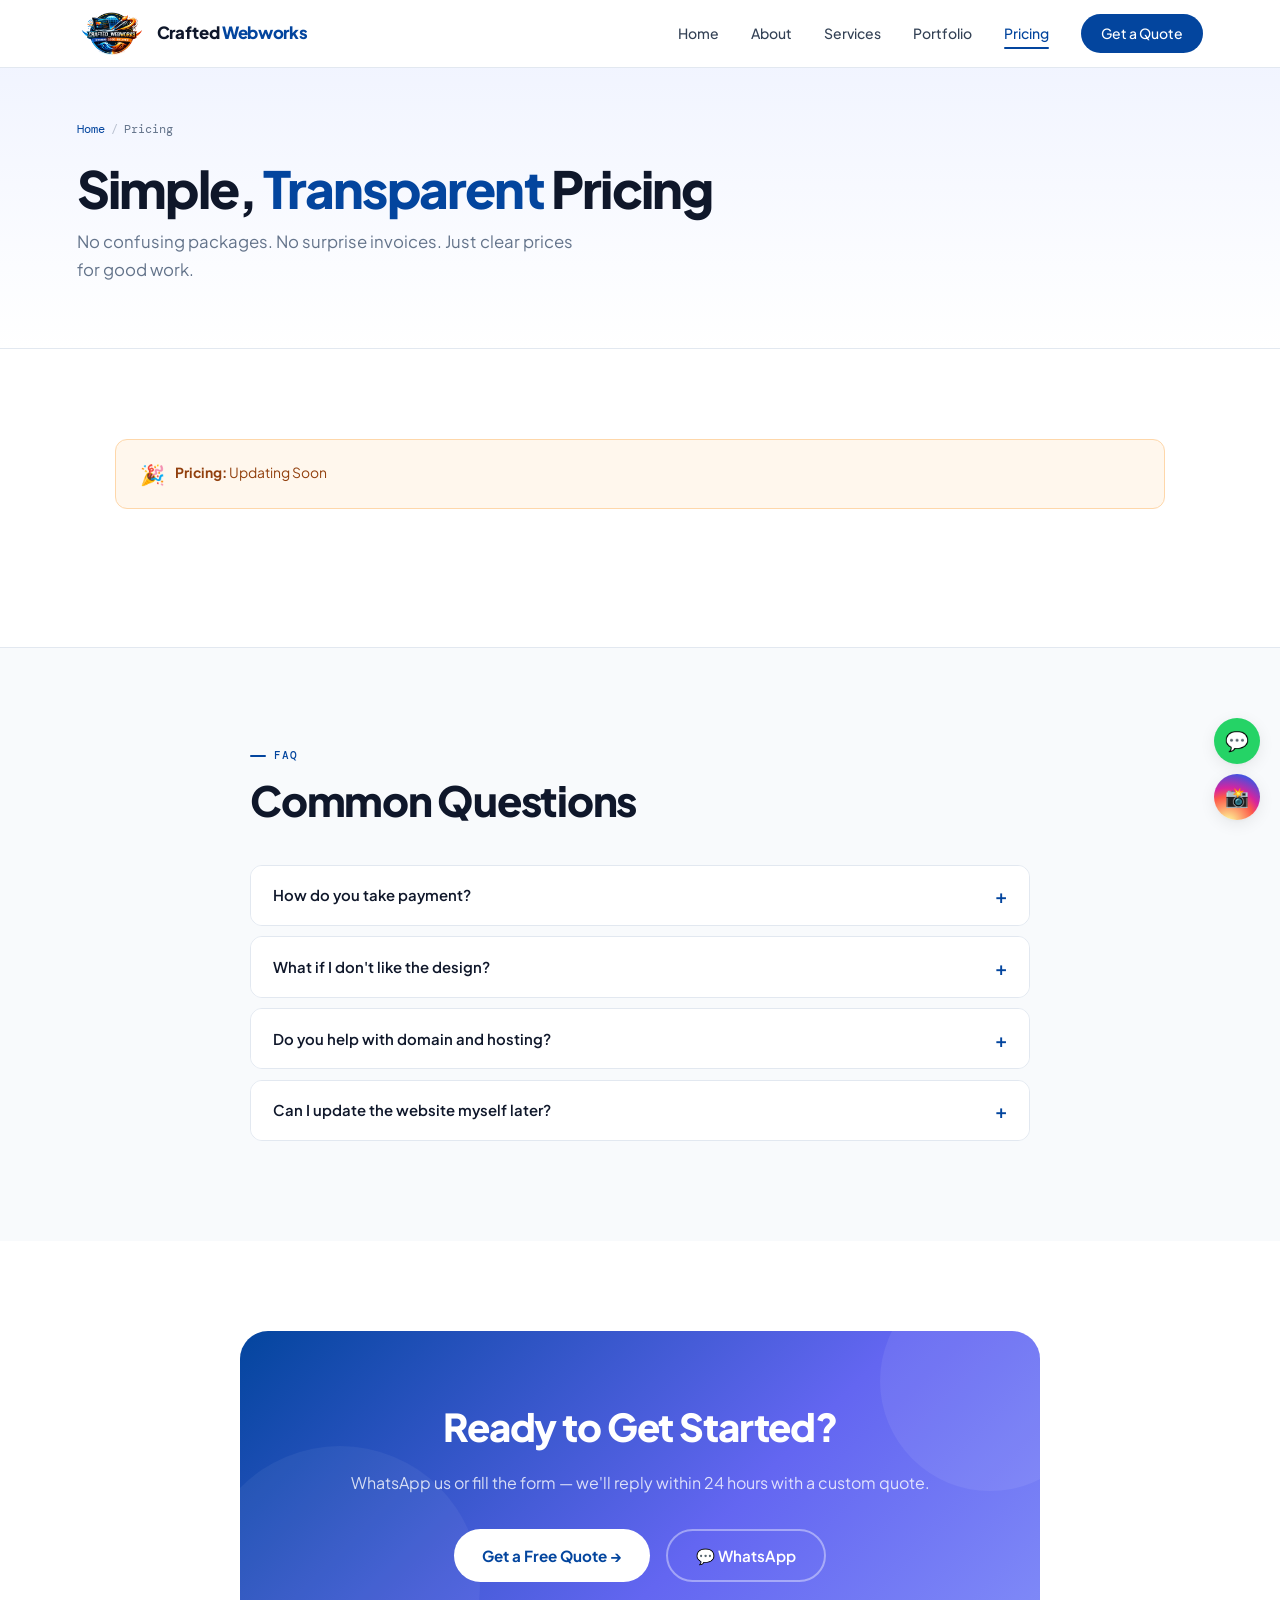
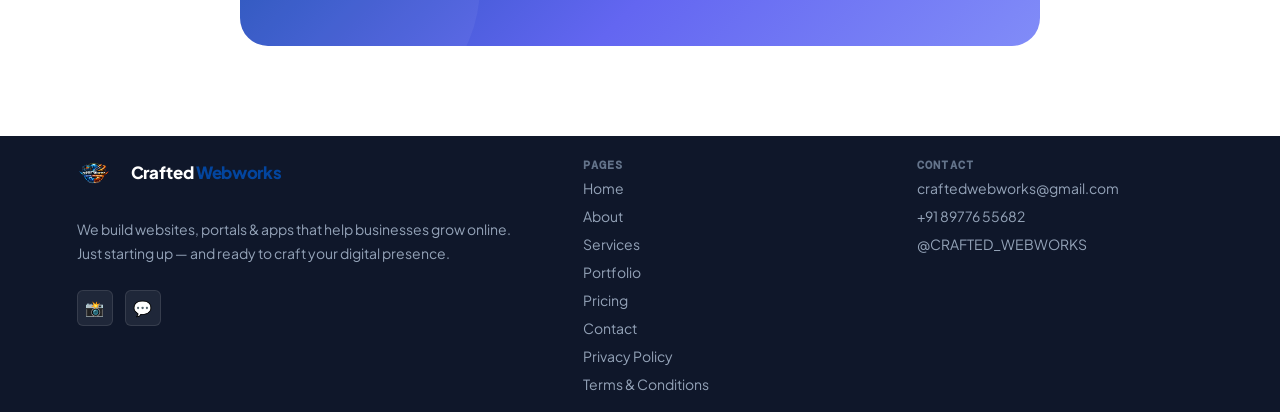
<file: pages/pricing.html>
<!DOCTYPE html>
<html lang="en">
<head>
  <meta charset="UTF-8"><meta name="viewport" content="width=device-width, initial-scale=1.0">
  <title>Pricing — CRAFTED WEBWORKS</title>
  <meta name="description" content="Simple, transparent web design pricing from CRAFTED WEBWORKS. No hidden fees. Starter, Professional, and custom plans available.">
  <meta name="robots" content="index, follow">
  <link rel="canonical" href="https://craftedwebworks.in/pages/pricing.html">
  <link rel="preconnect" href="https://fonts.googleapis.com"><link rel="preconnect" href="https://fonts.gstatic.com" crossorigin>
  <link rel="stylesheet" href="../assets/css/style.css">
  <link rel="icon" type="image/x-icon" href="../assets/images/favicon.ico">
  <style>
    .faq-item{border:1.5px solid var(--border);border-radius:var(--r-md);margin-bottom:.65rem;overflow:hidden;transition:border-color var(--t);}
    .faq-item.open{border-color:var(--primary);}
    .faq-q{width:100%;text-align:left;padding:1.1rem 1.4rem;background:#fff;display:flex;justify-content:space-between;align-items:center;gap:1rem;font-size:.93rem;font-weight:600;color:var(--text-dark);cursor:pointer;border:none;font-family:var(--font);}
    .faq-icon{font-size:1.2rem;color:var(--primary);transition:transform var(--t);flex-shrink:0;}
    .faq-item.open .faq-icon{transform:rotate(45deg);}
    .faq-a{max-height:0;overflow:hidden;transition:max-height .3s ease,padding .3s;}
    .faq-item.open .faq-a{max-height:200px;}
    .faq-a p{padding:0 1.4rem 1.1rem;font-size:.87rem;color:var(--text-muted);line-height:1.65;}
  </style>
</head>
<body>
<div id="nav-root"></div>

<div class="page-top">
  <div class="breadcrumb"><a href="../index.html">Home</a><span class="sep">/</span>Pricing</div>
  <h1>Simple, <span style="color:var(--primary)">Transparent</span> Pricing</h1>
  <p>No confusing packages. No surprise invoices. Just clear prices for good work.</p>
</div>

<section class="hidden">
  <!-- Intro offer -->
  <div style="max-width:1050px;margin:0 auto 3rem;padding:1.1rem 1.5rem;background:var(--accent-light);border:1.5px solid #FED7AA;border-radius:var(--r-md);display:flex;gap:10px;align-items:center;" class="reveal">
    <span style="font-size:1.25rem;flex-shrink:0;">🎉</span>
    <p style="font-size:.87rem;color:#92400E;margin:0;"><strong>Introductory Offer:</strong> We're just starting out. Our first 10 clients get priority attention and a special rate. Mention this when you contact us!</p>
  </div>

  <div class="pricing-grid">

    <div class="plan-card reveal">
      <div class="plan-name">Starter</div>
      <div class="plan-price"><sup>₹</sup>19,999</div>
      <div class="plan-note">one-time · delivered in ~10 days</div>
      <div class="plan-divider"></div>
      <ul class="plan-feats">
        <li><span class="tick">✓</span>Up to 4 pages</li>
        <li><span class="tick">✓</span>Mobile responsive design</li>
        <li><span class="tick">✓</span>Contact form + WhatsApp button</li>
        <li><span class="tick">✓</span>Basic SEO (meta tags, titles)</li>
        <li><span class="tick">✓</span>Google Analytics setup</li>
        <li><span class="tick">✓</span>1 round of revisions</li>
        <li><span class="tick">✓</span>14-day post-launch support</li>
        <li class="off"><span class="cross">✗</span>CMS / blog</li>
        <li class="off"><span class="cross">✗</span>Custom animations</li>
      </ul>
      <a href="contact.html?plan=starter" class="btn-secondary" style="width:100%;justify-content:center;">Get Started</a>
    </div>

    <div class="plan-card popular reveal reveal-d1">
      <div class="plan-badge">Most Popular</div>
      <div class="plan-name">Professional</div>
      <div class="plan-price"><sup>₹</sup>49,999</div>
      <div class="plan-note">one-time · delivered in ~3 weeks</div>
      <div class="plan-divider"></div>
      <ul class="plan-feats">
        <li><span class="tick">✓</span>Up to 8 pages</li>
        <li><span class="tick">✓</span>Custom premium design</li>
        <li><span class="tick">✓</span>CMS — edit your own content</li>
        <li><span class="tick">✓</span>Blog / news section</li>
        <li><span class="tick">✓</span>Full SEO setup + Schema markup</li>
        <li><span class="tick">✓</span>Page speed optimization</li>
        <li><span class="tick">✓</span>2 rounds of revisions</li>
        <li><span class="tick">✓</span>30-day post-launch support</li>
        <li><span class="tick">✓</span>Training video walkthrough</li>
      </ul>
      <a href="contact.html?plan=professional" class="btn-primary" style="width:100%;justify-content:center;">Get Started →</a>
    </div>

    <div class="plan-card reveal reveal-d2">
      <div class="plan-name">Custom</div>
      <div class="plan-price" style="font-size:2rem;">Let's Talk</div>
      <div class="plan-note">scoped per project · timeline discussed</div>
      <div class="plan-divider"></div>
      <ul class="plan-feats">
        <li><span class="tick">✓</span>Unlimited pages</li>
        <li><span class="tick">✓</span>E-commerce / payment integration</li>
        <li><span class="tick">✓</span>Custom web application / portal</li>
        <li><span class="tick">✓</span>API integrations</li>
        <li><span class="tick">✓</span>User login / admin panel</li>
        <li><span class="tick">✓</span>Full-stack development</li>
        <li><span class="tick">✓</span>Dedicated support plan</li>
        <li><span class="tick">✓</span>Long-term partnership</li>
      </ul>
      <a href="contact.html?plan=custom" class="btn-secondary" style="width:100%;justify-content:center;">Request Quote</a>
    </div>

  </div>

  <!-- Addons -->
  <div style="max-width:1050px;margin:3.5rem auto 0;" class="reveal">
    <h3 style="font-size:1.2rem;font-weight:700;color:var(--text-dark);margin-bottom:1.25rem;text-align:center;">Add-On Services</h3>
    <div style="display:grid;grid-template-columns:repeat(auto-fit,minmax(220px,1fr));gap:1rem;">
      <div style="background:#fff;border:1.5px solid var(--border);border-radius:var(--r-md);padding:1.1rem 1.25rem;display:flex;gap:.75rem;align-items:flex-start;">
        <span style="font-size:1.3rem;flex-shrink:0;">🔄</span>
        <div><strong style="font-size:.88rem;color:var(--text-dark);display:block;margin-bottom:.2rem;">Monthly Maintenance</strong><span style="font-size:.8rem;color:var(--text-muted);">Updates, backups, security</span><div style="font-size:.9rem;font-weight:700;color:var(--primary);margin-top:.4rem;font-family:var(--font-mono);">₹3,000/mo</div></div>
      </div>
      <div style="background:#fff;border:1.5px solid var(--border);border-radius:var(--r-md);padding:1.1rem 1.25rem;display:flex;gap:.75rem;align-items:flex-start;">
        <span style="font-size:1.3rem;flex-shrink:0;">🛒</span>
        <div><strong style="font-size:.88rem;color:var(--text-dark);display:block;margin-bottom:.2rem;">E-Commerce Add-On</strong><span style="font-size:.8rem;color:var(--text-muted);">Products + payment gateway</span><div style="font-size:.9rem;font-weight:700;color:var(--primary);margin-top:.4rem;font-family:var(--font-mono);">from ₹15,000</div></div>
      </div>
      <div style="background:#fff;border:1.5px solid var(--border);border-radius:var(--r-md);padding:1.1rem 1.25rem;display:flex;gap:.75rem;align-items:flex-start;">
        <span style="font-size:1.3rem;flex-shrink:0;">🔍</span>
        <div><strong style="font-size:.88rem;color:var(--text-dark);display:block;margin-bottom:.2rem;">SEO Boost</strong><span style="font-size:.8rem;color:var(--text-muted);">Keyword research + optimization</span><div style="font-size:.9rem;font-weight:700;color:var(--primary);margin-top:.4rem;font-family:var(--font-mono);">₹6,000/mo</div></div>
      </div>
      <div style="background:#fff;border:1.5px solid var(--border);border-radius:var(--r-md);padding:1.1rem 1.25rem;display:flex;gap:.75rem;align-items:flex-start;">
        <span style="font-size:1.3rem;flex-shrink:0;">🎨</span>
        <div><strong style="font-size:.88rem;color:var(--text-dark);display:block;margin-bottom:.2rem;">Logo & Branding</strong><span style="font-size:.8rem;color:var(--text-muted);">Logo + color + font guide</span><div style="font-size:.9rem;font-weight:700;color:var(--primary);margin-top:.4rem;font-family:var(--font-mono);">from ₹8,000</div></div>
      </div>
    </div>
  </div>
</section>

<section>
    <div style="max-width:1050px;margin:0 auto 3rem;padding:1.1rem 1.5rem;background:var(--accent-light);border:1.5px solid #FED7AA;border-radius:var(--r-md);display:flex;gap:10px;align-items:center;" class="reveal">
    <span style="font-size:1.25rem;flex-shrink:0;">🎉</span>
    <p style="font-size:.87rem;color:#92400E;margin:0;"><strong>Pricing:</strong> Updating Soon</p>
  </div>
</section>

<!-- FAQ -->
<section style="background:var(--bg-soft);border-top:1px solid var(--border);">
  <div class="section-header reveal" style="max-width:780px;margin:0 auto 2.5rem;">
    <div class="section-label">FAQ</div>
    <h2 class="section-title">Common Questions</h2>
  </div>
  <div style="max-width:780px;margin:0 auto;" class="reveal">
    <div class="faq-item">
      <button class="faq-q">How do you take payment?<span class="faq-icon">+</span></button>
      <div class="faq-a"><p>50% upfront before we start, 50% on final delivery. We accept UPI, bank transfer, Razorpay link, or any method convenient for you.</p></div>
    </div>
    <div class="faq-item">
      <button class="faq-q">What if I don't like the design?<span class="faq-icon">+</span></button>
      <div class="faq-a"><p>We always show you a design mockup before writing any code, so you can give feedback early. Every plan includes revision rounds, and we iterate until you're happy.</p></div>
    </div>
    <div class="faq-item">
      <button class="faq-q">Do you help with domain and hosting?<span class="faq-icon">+</span></button>
      <div class="faq-a"><p>Yes! We'll guide you on what domain and hosting to buy (and what to avoid). We then handle all the setup and deployment. For simple sites, free hosting options like Vercel are available.</p></div>
    </div>
    <div class="faq-item">
      <button class="faq-q">Can I update the website myself later?<span class="faq-icon">+</span></button>
      <div class="faq-a"><p>Yes. Professional plan sites include a CMS (like WordPress or Sanity) so you can update text, images, and pages on your own. We also provide a short training video.</p></div>
    </div>
  </div>
</section>

<!-- CTA -->
<section>
  <div class="cta-banner reveal">
    <h2>Ready to Get Started?</h2>
    <p>WhatsApp us or fill the form — we'll reply within 24 hours with a custom quote.</p>
    <div class="cta-banner-actions">
      <a href="contact.html" class="btn-white">Get a Free Quote →</a>
      <a href="https://wa.me/918977655682?text=Hi%2C%20I%27d%20like%20to%20get%20a%20quote!" target="_blank" class="btn-ghost">💬 WhatsApp</a>
    </div>
  </div>
</section>

<div id="footer-root"></div>
<script src="../assets/js/components.js"></script>
<script>CW.init('pricing');</script>
<script src="../assets/js/main.js"></script>
</body>
</html>
</file>
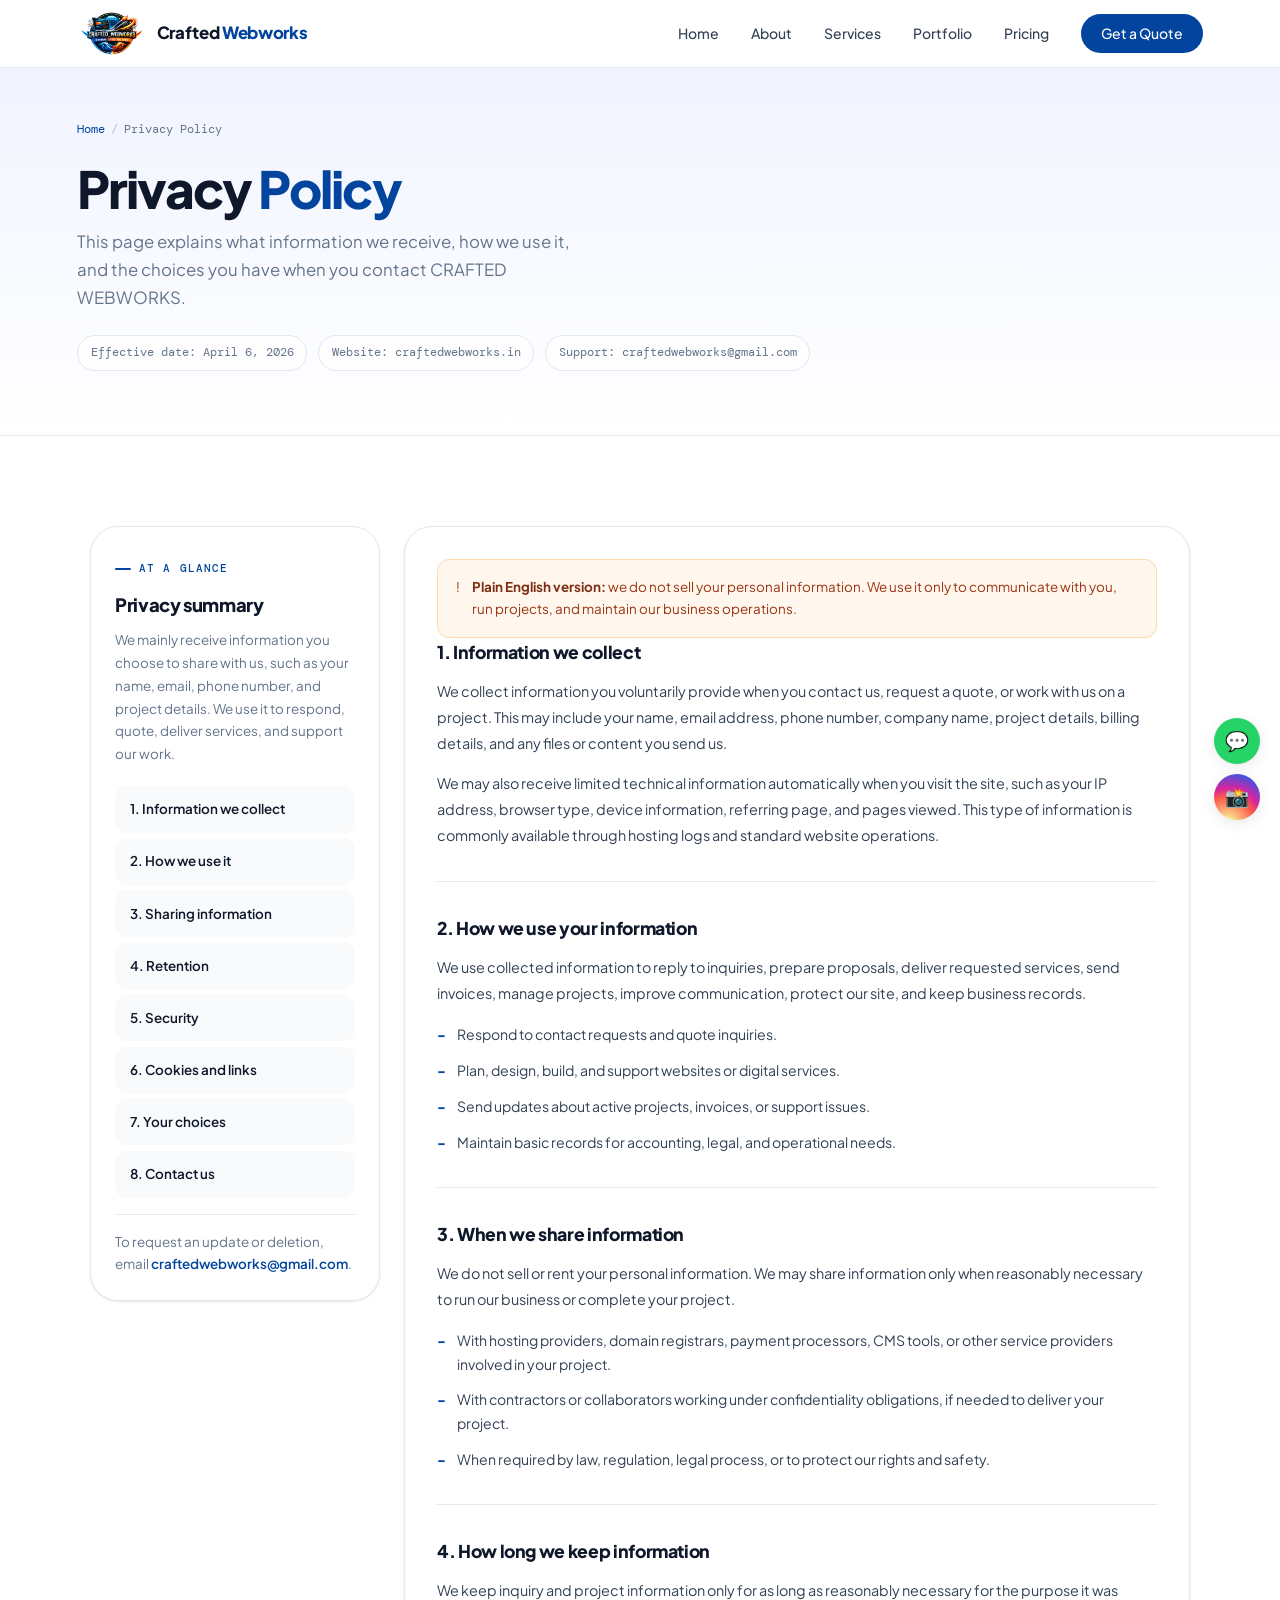
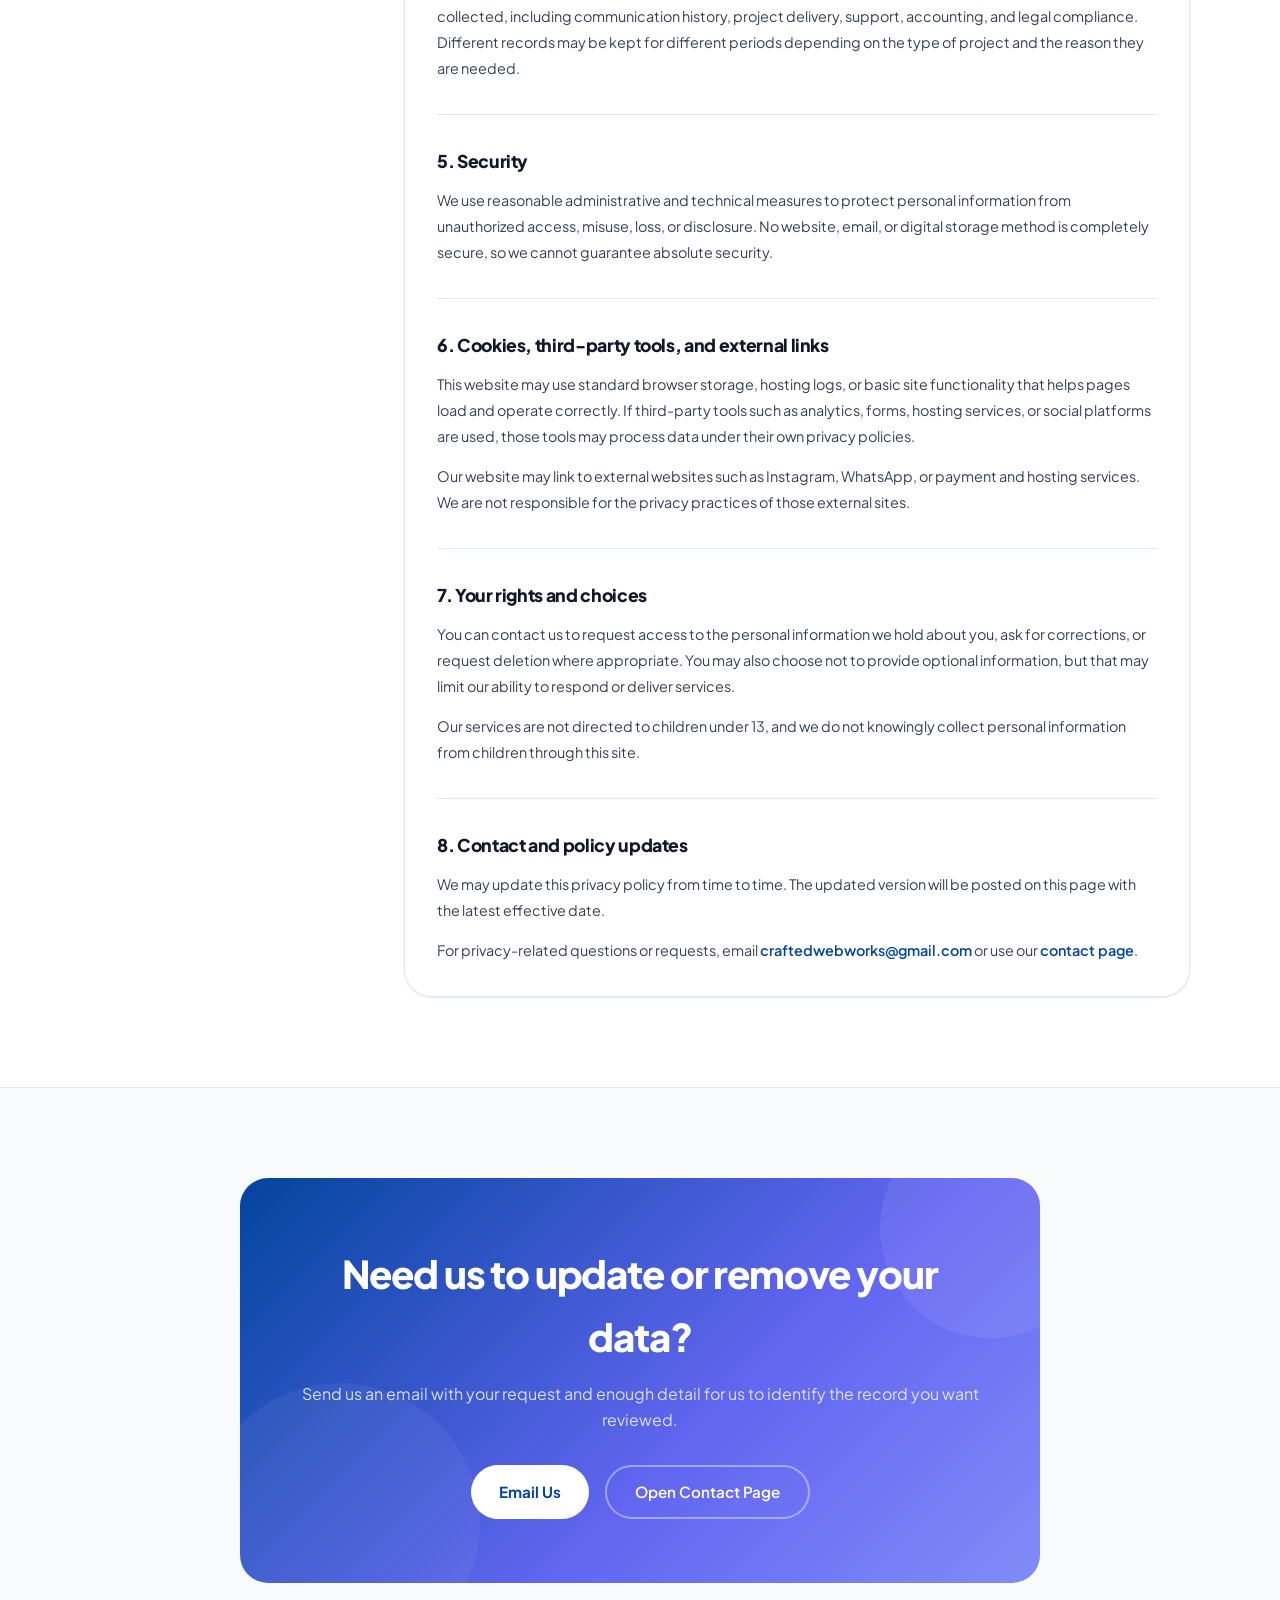
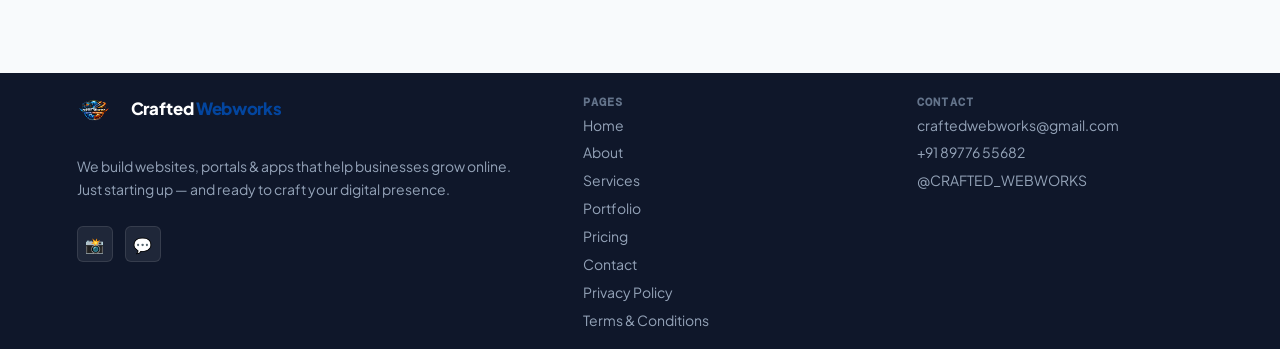
<file: pages/privacypolicy.html>
<!DOCTYPE html>
<html lang="en">
<head>
  <meta charset="UTF-8"><meta name="viewport" content="width=device-width, initial-scale=1.0">
  <title>Privacy Policy - CRAFTED WEBWORKS</title>
  <meta name="description" content="Read how CRAFTED WEBWORKS collects, uses, and protects personal information submitted through the website.">
  <meta name="robots" content="index, follow">
  <link rel="canonical" href="https://craftedwebworks.in/pages/privacypolicy.html">
  <link rel="preconnect" href="https://fonts.googleapis.com"><link rel="preconnect" href="https://fonts.gstatic.com" crossorigin>
  <link rel="stylesheet" href="../assets/css/style.css">
  <link rel="icon" type="image/x-icon" href="../assets/images/favicon.ico">
</head>
<body>
<div id="nav-root"></div>

<div class="page-top">
  <div class="breadcrumb"><a href="../index.html">Home</a><span class="sep">/</span>Privacy Policy</div>
  <h1>Privacy <span style="color:var(--primary)">Policy</span></h1>
  <p>This page explains what information we receive, how we use it, and the choices you have when you contact CRAFTED WEBWORKS.</p>
  <div class="legal-meta">
    <span class="legal-pill">Effective date: April 6, 2026</span>
    <span class="legal-pill">Website: craftedwebworks.in</span>
    <span class="legal-pill">Support: craftedwebworks@gmail.com</span>
  </div>
</div>

<section>
  <div class="legal-layout">
    <aside class="legal-summary reveal">
      <div class="section-label" style="margin-bottom:.75rem;">At a Glance</div>
      <h2>Privacy summary</h2>
      <p>We mainly receive information you choose to share with us, such as your name, email, phone number, and project details. We use it to respond, quote, deliver services, and support our work.</p>
      <div class="legal-links">
        <a href="#collect">1. Information we collect</a>
        <a href="#use">2. How we use it</a>
        <a href="#share">3. Sharing information</a>
        <a href="#retain">4. Retention</a>
        <a href="#security">5. Security</a>
        <a href="#cookies">6. Cookies and links</a>
        <a href="#rights">7. Your choices</a>
        <a href="#contact-privacy">8. Contact us</a>
      </div>
      <div class="legal-contact">
        To request an update or deletion, email <a href="mailto:craftedwebworks@gmail.com">craftedwebworks@gmail.com</a>.
      </div>
    </aside>

    <div class="legal-card reveal reveal-d1">
      <div class="legal-note">
        <span>!</span>
        <div><strong>Plain English version:</strong> we do not sell your personal information. We use it only to communicate with you, run projects, and maintain our business operations.</div>
      </div>

      <div class="legal-section" id="collect">
        <h2>1. Information we collect</h2>
        <p>We collect information you voluntarily provide when you contact us, request a quote, or work with us on a project. This may include your name, email address, phone number, company name, project details, billing details, and any files or content you send us.</p>
        <p>We may also receive limited technical information automatically when you visit the site, such as your IP address, browser type, device information, referring page, and pages viewed. This type of information is commonly available through hosting logs and standard website operations.</p>
      </div>

      <div class="legal-section" id="use">
        <h2>2. How we use your information</h2>
        <p>We use collected information to reply to inquiries, prepare proposals, deliver requested services, send invoices, manage projects, improve communication, protect our site, and keep business records.</p>
        <ul class="legal-list">
          <li>Respond to contact requests and quote inquiries.</li>
          <li>Plan, design, build, and support websites or digital services.</li>
          <li>Send updates about active projects, invoices, or support issues.</li>
          <li>Maintain basic records for accounting, legal, and operational needs.</li>
        </ul>
      </div>

      <div class="legal-section" id="share">
        <h2>3. When we share information</h2>
        <p>We do not sell or rent your personal information. We may share information only when reasonably necessary to run our business or complete your project.</p>
        <ul class="legal-list">
          <li>With hosting providers, domain registrars, payment processors, CMS tools, or other service providers involved in your project.</li>
          <li>With contractors or collaborators working under confidentiality obligations, if needed to deliver your project.</li>
          <li>When required by law, regulation, legal process, or to protect our rights and safety.</li>
        </ul>
      </div>

      <div class="legal-section" id="retain">
        <h2>4. How long we keep information</h2>
        <p>We keep inquiry and project information only for as long as reasonably necessary for the purpose it was collected, including communication history, project delivery, support, accounting, and legal compliance. Different records may be kept for different periods depending on the type of project and the reason they are needed.</p>
      </div>

      <div class="legal-section" id="security">
        <h2>5. Security</h2>
        <p>We use reasonable administrative and technical measures to protect personal information from unauthorized access, misuse, loss, or disclosure. No website, email, or digital storage method is completely secure, so we cannot guarantee absolute security.</p>
      </div>

      <div class="legal-section" id="cookies">
        <h2>6. Cookies, third-party tools, and external links</h2>
        <p>This website may use standard browser storage, hosting logs, or basic site functionality that helps pages load and operate correctly. If third-party tools such as analytics, forms, hosting services, or social platforms are used, those tools may process data under their own privacy policies.</p>
        <p>Our website may link to external websites such as Instagram, WhatsApp, or payment and hosting services. We are not responsible for the privacy practices of those external sites.</p>
      </div>

      <div class="legal-section" id="rights">
        <h2>7. Your rights and choices</h2>
        <p>You can contact us to request access to the personal information we hold about you, ask for corrections, or request deletion where appropriate. You may also choose not to provide optional information, but that may limit our ability to respond or deliver services.</p>
        <p>Our services are not directed to children under 13, and we do not knowingly collect personal information from children through this site.</p>
      </div>

      <div class="legal-section" id="contact-privacy">
        <h2>8. Contact and policy updates</h2>
        <p>We may update this privacy policy from time to time. The updated version will be posted on this page with the latest effective date.</p>
        <p>For privacy-related questions or requests, email <a href="mailto:craftedwebworks@gmail.com" style="color:var(--primary);font-weight:600;">craftedwebworks@gmail.com</a> or use our <a href="contact.html" style="color:var(--primary);font-weight:600;">contact page</a>.</p>
      </div>
    </div>
  </div>
</section>

<section style="background:var(--bg-soft);border-top:1px solid var(--border);">
  <div class="cta-banner reveal">
    <h2>Need us to update or remove your data?</h2>
    <p>Send us an email with your request and enough detail for us to identify the record you want reviewed.</p>
    <div class="cta-banner-actions">
      <a href="mailto:craftedwebworks@gmail.com" class="btn-white">Email Us</a>
      <a href="contact.html" class="btn-ghost">Open Contact Page</a>
    </div>
  </div>
</section>

<div id="footer-root"></div>
<script src="../assets/js/components.js"></script>
<script>CW.init('');</script>
<script src="../assets/js/main.js"></script>
</body>
</html>
</file>
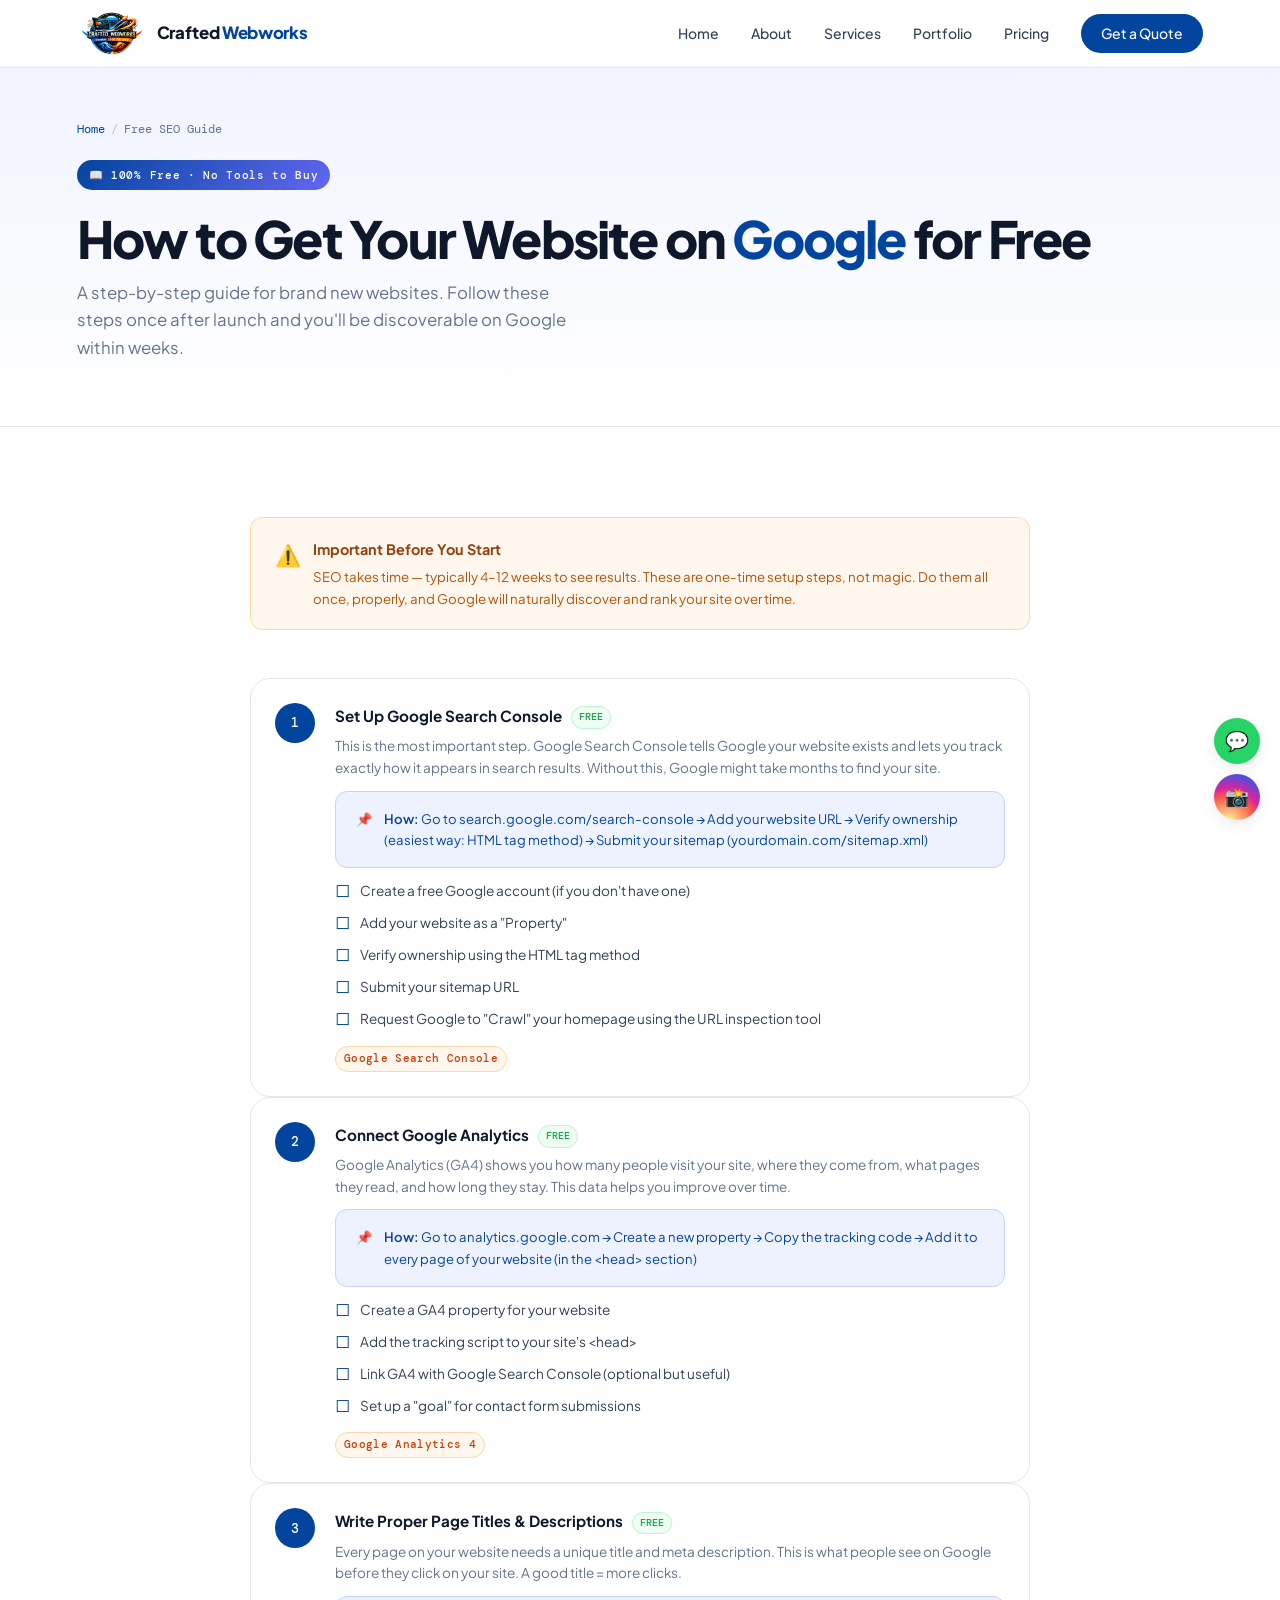
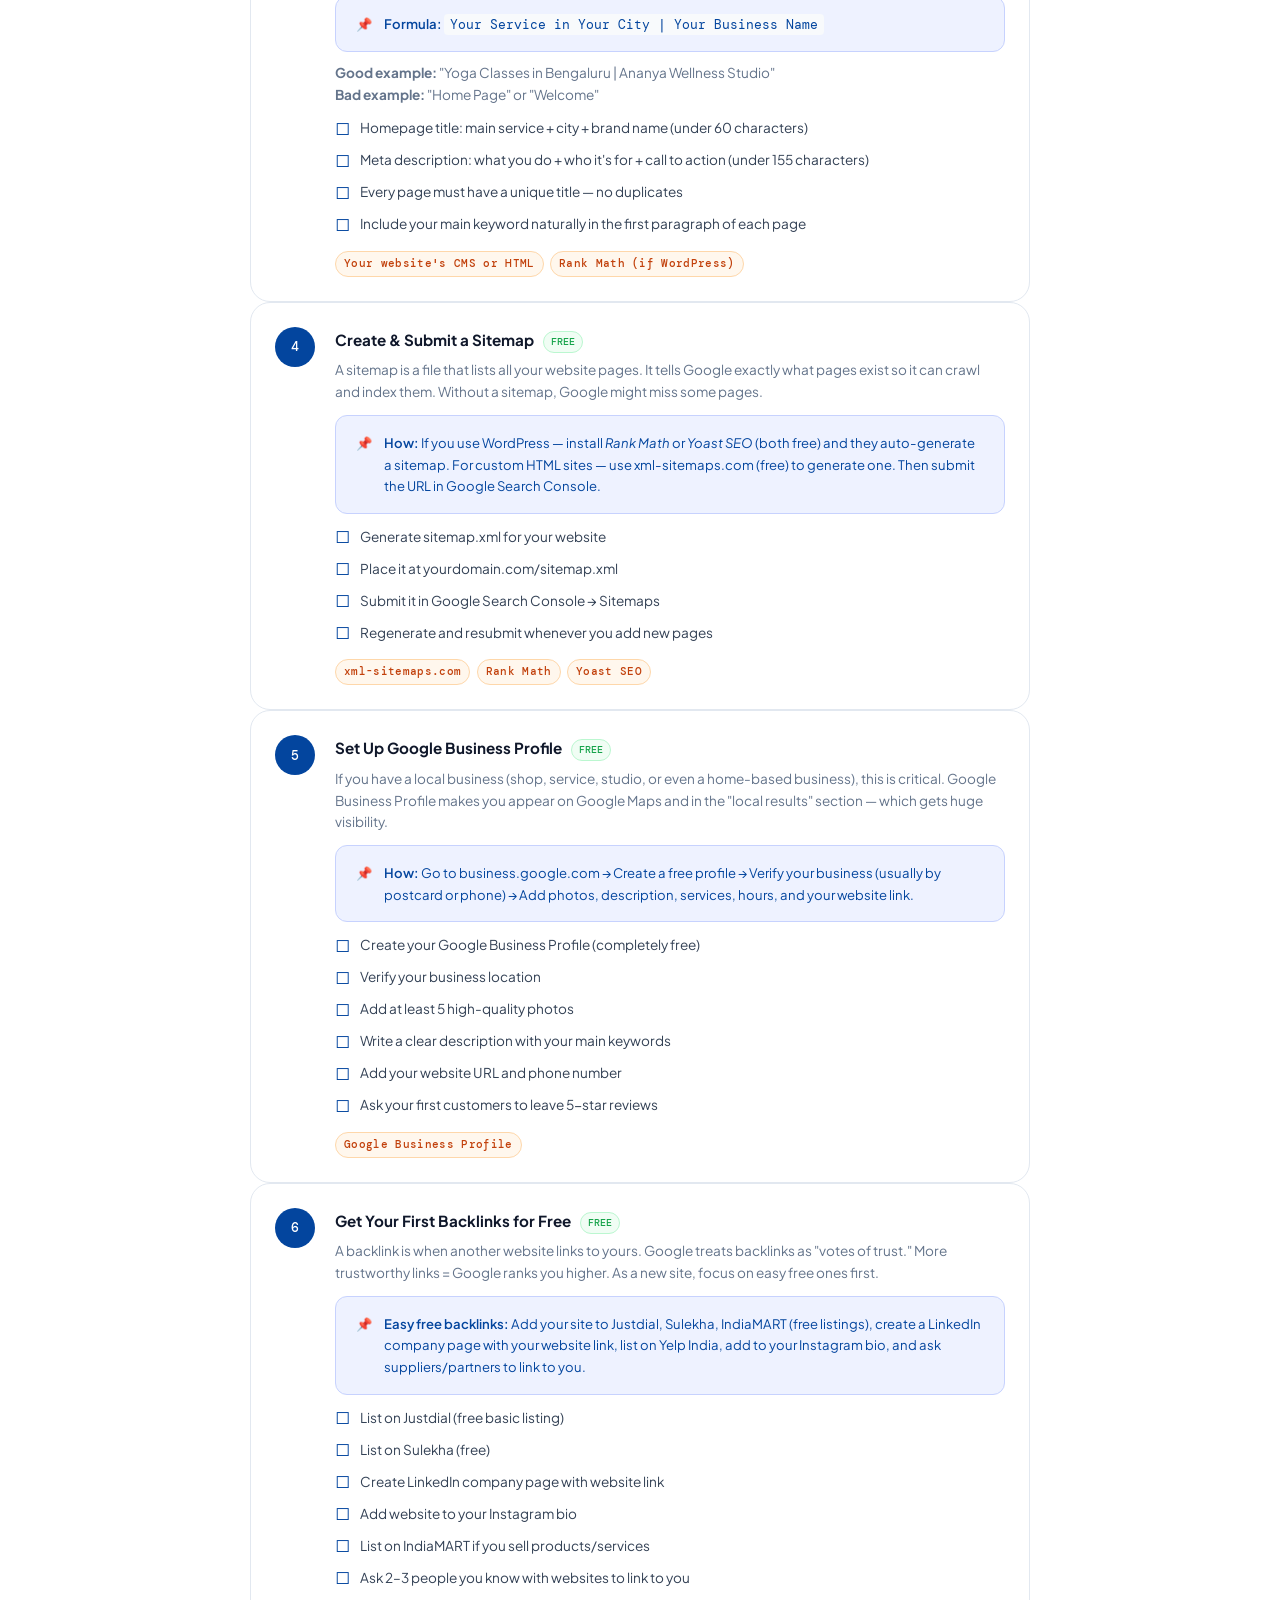
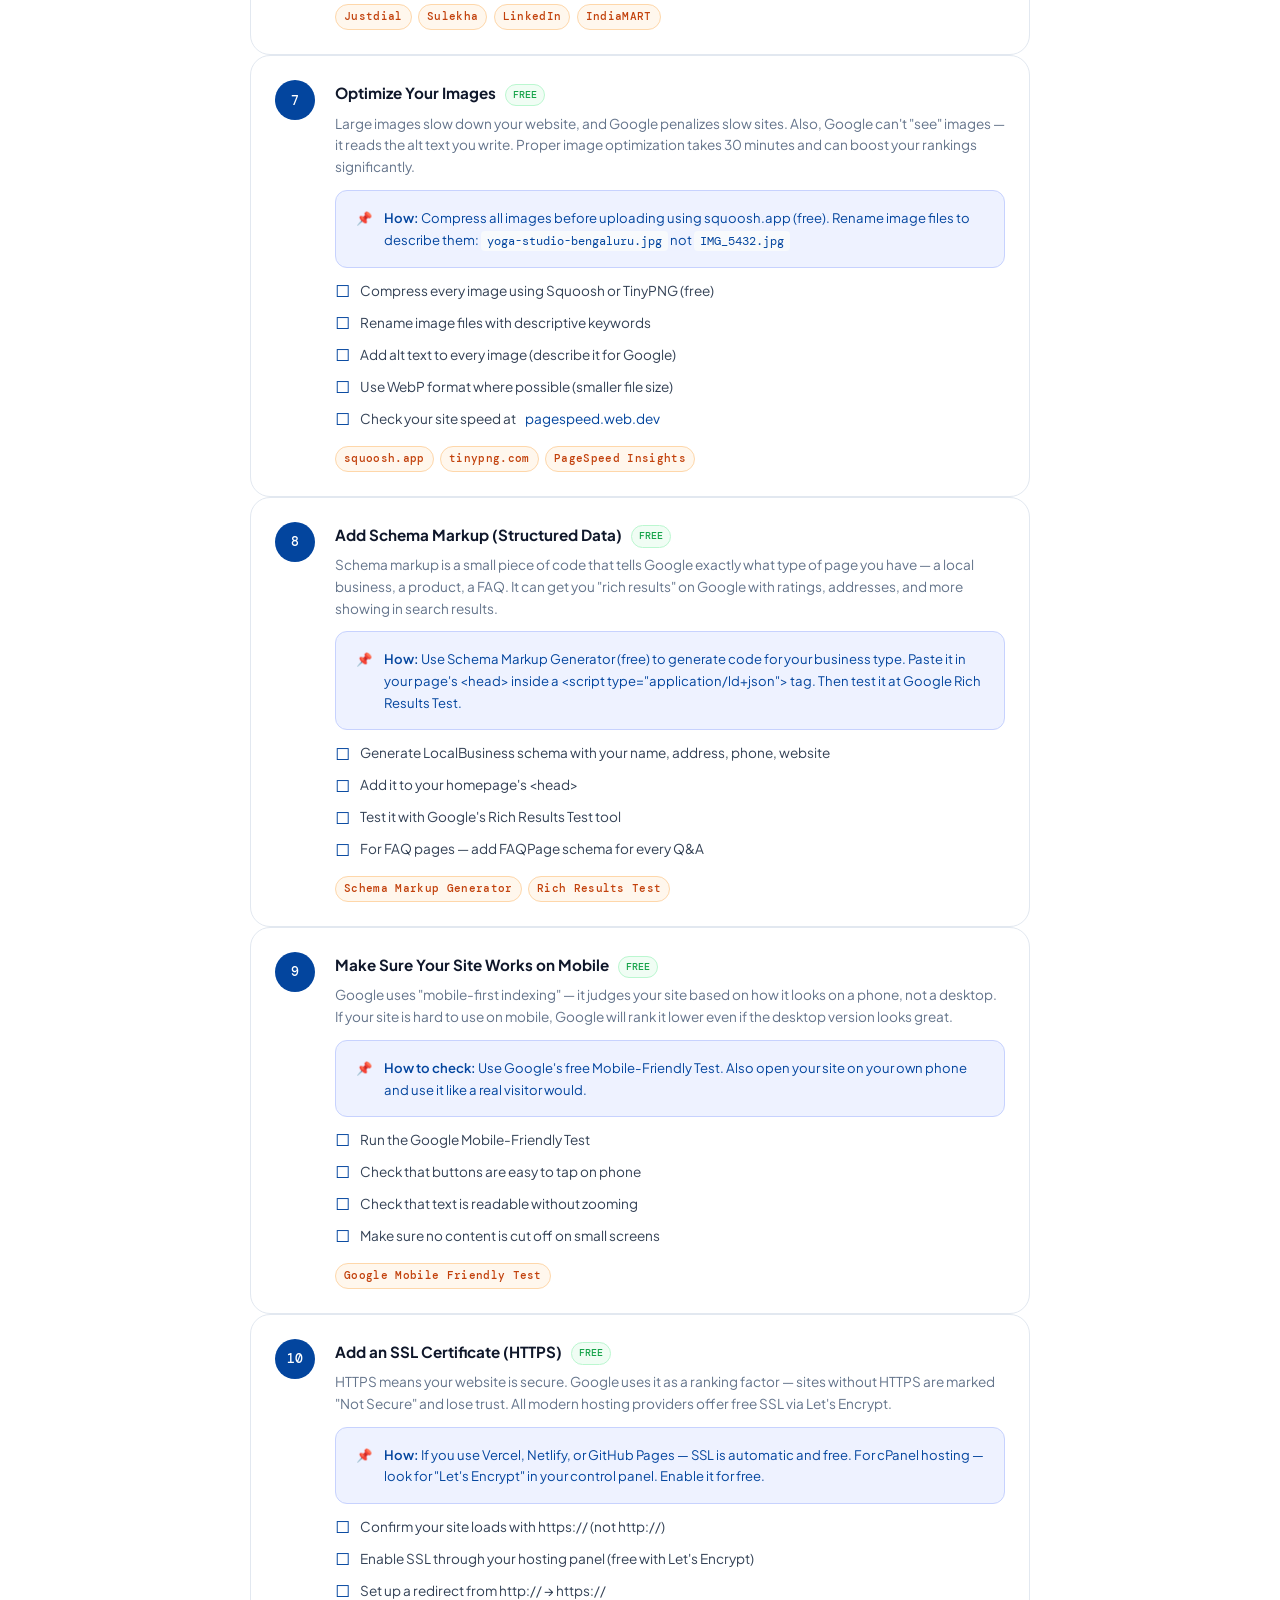
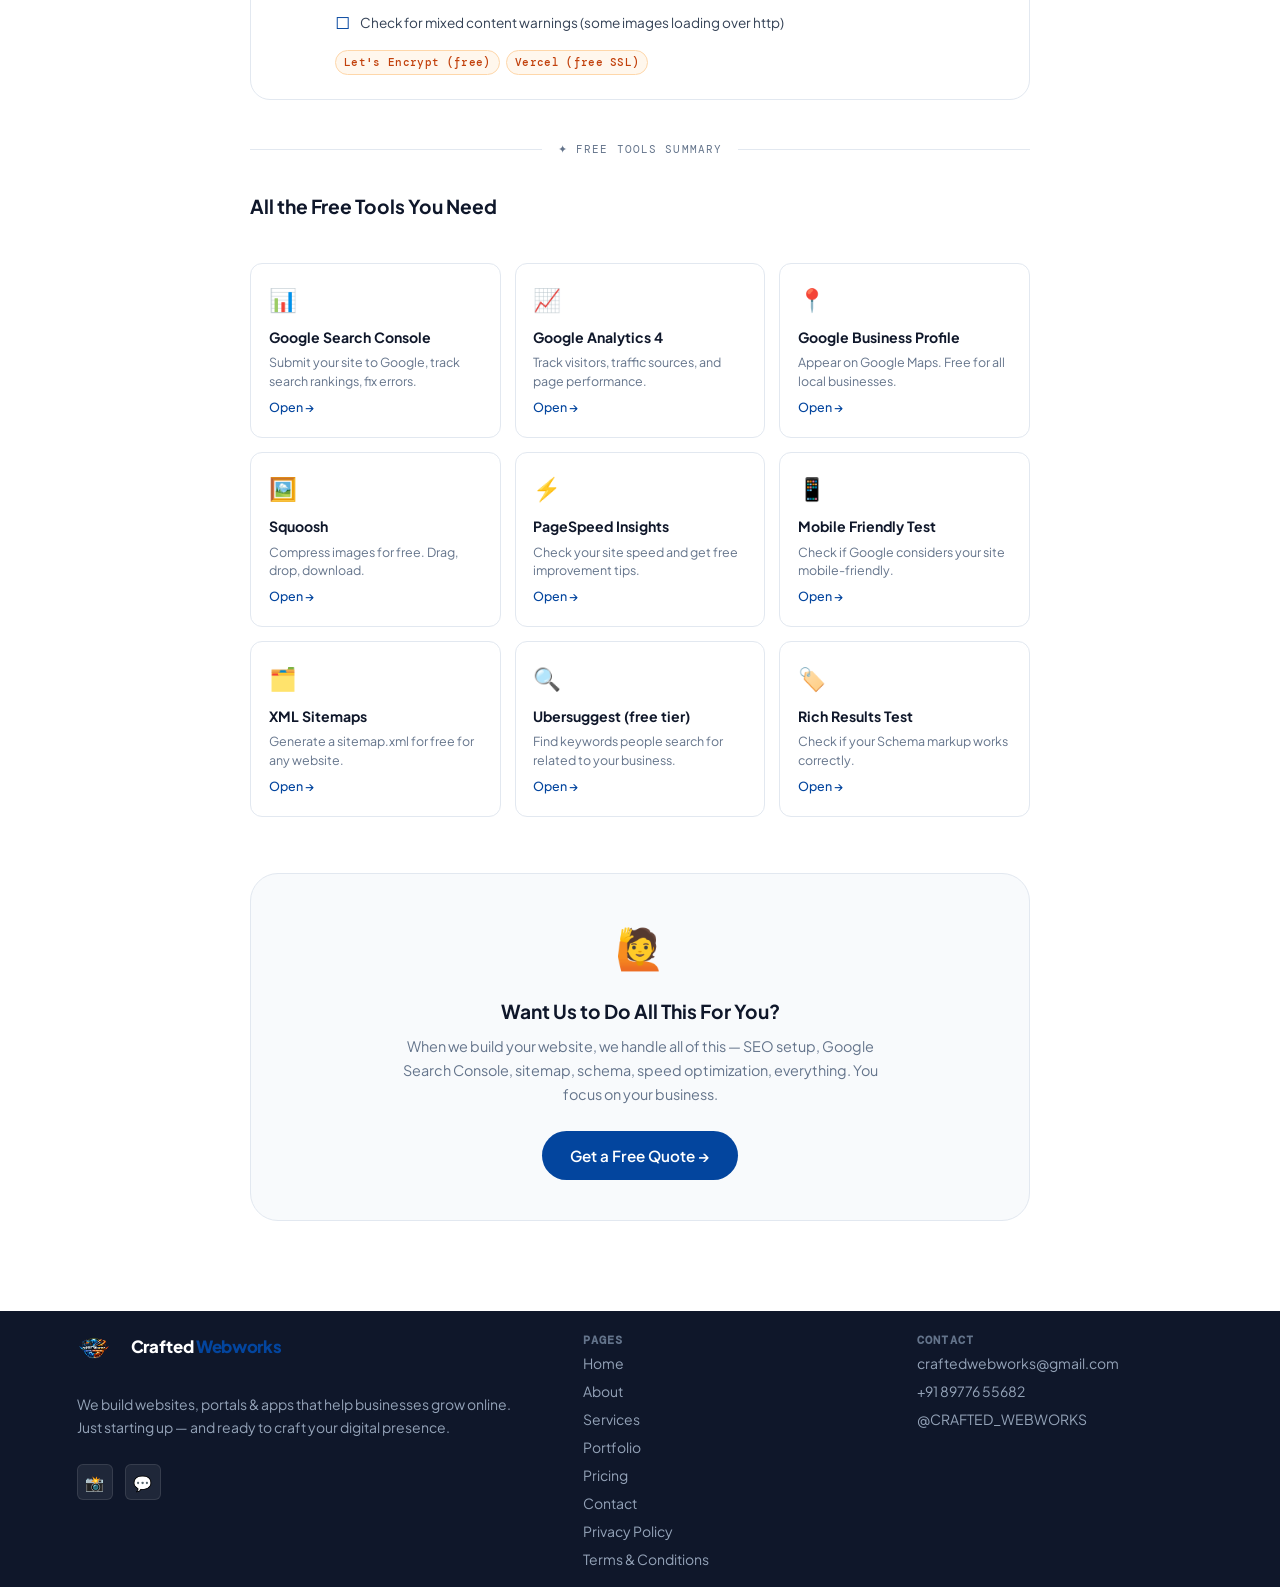
<file: pages/seo-guide.html>
<!DOCTYPE html>
<html lang="en">
<head>
  <meta charset="UTF-8"><meta name="viewport" content="width=device-width, initial-scale=1.0">
  <title>Free SEO Guide for New Websites — CRAFTED WEBWORKS</title>
  <meta name="description" content="Step-by-step free SEO guide for new websites. How to appear on Google using only free tools — no paid ads needed. By CRAFTED WEBWORKS.">
  <meta name="keywords" content="free SEO guide, how to rank on Google, SEO for beginners, Google Search Console setup, website SEO steps">
  <meta name="robots" content="index, follow">
  <link rel="canonical" href="https://craftedwebworks.in/pages/seo-guide.html">
  <link rel="preconnect" href="https://fonts.googleapis.com"><link rel="preconnect" href="https://fonts.gstatic.com" crossorigin>
  <link rel="stylesheet" href="../assets/css/style.css">
  <link rel="icon" type="image/x-icon" href="../assets/images/favicon.ico">
  <style>
    .seo-header-band{
      background:linear-gradient(135deg,var(--primary) 0%,#6366F1 100%);
      color:#fff;padding:6px 12px;border-radius:var(--r-full);
      font-size:.7rem;font-family:var(--font-mono);font-weight:500;
      letter-spacing:.06em;display:inline-block;margin-bottom:1.25rem;
    }
    .tool-grid{display:grid;grid-template-columns:repeat(auto-fill,minmax(220px,1fr));gap:.85rem;margin-top:2.5rem;}
    .tool-card{background:#fff;border:1.5px solid var(--border);border-radius:var(--r-md);padding:1.1rem;transition:all var(--t);}
    .tool-card:hover{border-color:var(--primary);box-shadow:var(--shadow-sm);}
    .tool-card .tc-icon{font-size:1.4rem;margin-bottom:.5rem;}
    .tool-card h4{font-size:.88rem;font-weight:700;color:var(--text-dark);margin-bottom:.25rem;}
    .tool-card p{font-size:.78rem;color:var(--text-muted);line-height:1.5;}
    .tool-card a{font-size:.78rem;color:var(--primary);font-weight:500;display:inline-block;margin-top:.4rem;}
    .free-tag{display:inline-block;background:#F0FDF4;color:#16A34A;border:1px solid #BBF7D0;border-radius:var(--r-full);font-size:.62rem;font-family:var(--font-mono);padding:2px 7px;font-weight:500;margin-left:6px;vertical-align:middle;}
    .progress-bar{
      position:fixed;top:68px;left:0;right:0;height:3px;
      background:linear-gradient(90deg,var(--primary),var(--accent));
      transform-origin:left;transform:scaleX(0);z-index:997;
      transition:transform .1s linear;
    }
    .chapter-divider{
      display:flex;align-items:center;gap:1rem;margin:2.5rem 0 2rem;
      max-width:780px;
    }
    .chapter-divider::before,.chapter-divider::after{content:'';flex:1;height:1px;background:var(--border);}
    .chapter-label{font-size:.7rem;font-family:var(--font-mono);color:var(--text-muted);text-transform:uppercase;letter-spacing:.1em;white-space:nowrap;}
    .checklist{display:flex;flex-direction:column;gap:.5rem;margin:.75rem 0 0;}
    .checklist li{display:flex;align-items:flex-start;gap:.6rem;font-size:.85rem;color:var(--text-body);line-height:1.55;}
    .checklist li::before{content:'□';color:var(--primary);flex-shrink:0;font-size:1rem;margin-top:-.05rem;}
  </style>
</head>
<body>
<div id="nav-root"></div>
<div class="progress-bar" id="pbar"></div>

<div class="page-top">
  <div class="breadcrumb"><a href="../index.html">Home</a><span class="sep">/</span>Free SEO Guide</div>
  <div class="seo-header-band">📖 100% Free · No Tools to Buy</div>
  <h1>How to Get Your Website on <span style="color:var(--primary)">Google</span> for Free</h1>
  <p>A step-by-step guide for brand new websites. Follow these steps once after launch and you'll be discoverable on Google within weeks.</p>
</div>

<section>
  <div style="max-width:780px;margin:0 auto;">

    <!-- Intro note -->
    <div style="background:var(--accent-light);border:1.5px solid #FED7AA;border-radius:var(--r-md);padding:1.25rem 1.5rem;margin-bottom:3rem;display:flex;gap:.75rem;" class="reveal">
      <span style="font-size:1.3rem;flex-shrink:0;">⚠️</span>
      <div>
        <strong style="font-size:.9rem;color:#92400E;display:block;margin-bottom:.3rem;">Important Before You Start</strong>
        <p style="font-size:.83rem;color:#B45309;margin:0;line-height:1.6;">SEO takes time — typically 4–12 weeks to see results. These are one-time setup steps, not magic. Do them all once, properly, and Google will naturally discover and rank your site over time.</p>
      </div>
    </div>

    <!-- STEP 1 -->
    <div class="seo-step reveal">
      <div class="seo-step-num">1</div>
      <div class="seo-step-body">
        <h3>Set Up Google Search Console <span class="free-tag">FREE</span></h3>
        <p>This is the most important step. Google Search Console tells Google your website exists and lets you track exactly how it appears in search results. Without this, Google might take months to find your site.</p>
        <div class="seo-tip">
          <span style="flex-shrink:0;">📌</span>
          <span><strong>How:</strong> Go to <a href="https://search.google.com/search-console" target="_blank" style="color:var(--primary);">search.google.com/search-console</a> → Add your website URL → Verify ownership (easiest way: HTML tag method) → Submit your sitemap (yourdomain.com/sitemap.xml)</span>
        </div>
        <ul class="checklist">
          <li>Create a free Google account (if you don't have one)</li>
          <li>Add your website as a "Property"</li>
          <li>Verify ownership using the HTML tag method</li>
          <li>Submit your sitemap URL</li>
          <li>Request Google to "Crawl" your homepage using the URL inspection tool</li>
        </ul>
        <div class="seo-tools" style="margin-top:.85rem;">
          <span class="tool-pill">Google Search Console</span>
        </div>
      </div>
    </div>

    <!-- STEP 2 -->
    <div class="seo-step reveal">
      <div class="seo-step-num">2</div>
      <div class="seo-step-body">
        <h3>Connect Google Analytics <span class="free-tag">FREE</span></h3>
        <p>Google Analytics (GA4) shows you how many people visit your site, where they come from, what pages they read, and how long they stay. This data helps you improve over time.</p>
        <div class="seo-tip">
          <span style="flex-shrink:0;">📌</span>
          <span><strong>How:</strong> Go to <a href="https://analytics.google.com" target="_blank" style="color:var(--primary);">analytics.google.com</a> → Create a new property → Copy the tracking code → Add it to every page of your website (in the &lt;head&gt; section)</span>
        </div>
        <ul class="checklist">
          <li>Create a GA4 property for your website</li>
          <li>Add the tracking script to your site's &lt;head&gt;</li>
          <li>Link GA4 with Google Search Console (optional but useful)</li>
          <li>Set up a "goal" for contact form submissions</li>
        </ul>
        <div class="seo-tools" style="margin-top:.85rem;">
          <span class="tool-pill">Google Analytics 4</span>
        </div>
      </div>
    </div>

    <!-- STEP 3 -->
    <div class="seo-step reveal">
      <div class="seo-step-num">3</div>
      <div class="seo-step-body">
        <h3>Write Proper Page Titles & Descriptions <span class="free-tag">FREE</span></h3>
        <p>Every page on your website needs a unique title and meta description. This is what people see on Google before they click on your site. A good title = more clicks.</p>
        <div class="seo-tip">
          <span style="flex-shrink:0;">📌</span>
          <span><strong>Formula:</strong> <code style="background:var(--bg-soft);padding:2px 6px;border-radius:4px;font-family:var(--font-mono);font-size:.8rem;">Your Service in Your City | Your Business Name</code></span>
        </div>
        <p style="font-size:.85rem;color:var(--text-muted);margin:.6rem 0 .6rem;"><strong>Good example:</strong> "Yoga Classes in Bengaluru | Ananya Wellness Studio"<br><strong>Bad example:</strong> "Home Page" or "Welcome"</p>
        <ul class="checklist">
          <li>Homepage title: main service + city + brand name (under 60 characters)</li>
          <li>Meta description: what you do + who it's for + call to action (under 155 characters)</li>
          <li>Every page must have a unique title — no duplicates</li>
          <li>Include your main keyword naturally in the first paragraph of each page</li>
        </ul>
        <div class="seo-tools" style="margin-top:.85rem;">
          <span class="tool-pill">Your website's CMS or HTML</span><span class="tool-pill">Rank Math (if WordPress)</span>
        </div>
      </div>
    </div>

    <!-- STEP 4 -->
    <div class="seo-step reveal">
      <div class="seo-step-num">4</div>
      <div class="seo-step-body">
        <h3>Create & Submit a Sitemap <span class="free-tag">FREE</span></h3>
        <p>A sitemap is a file that lists all your website pages. It tells Google exactly what pages exist so it can crawl and index them. Without a sitemap, Google might miss some pages.</p>
        <div class="seo-tip">
          <span style="flex-shrink:0;">📌</span>
          <span><strong>How:</strong> If you use WordPress — install <em>Rank Math</em> or <em>Yoast SEO</em> (both free) and they auto-generate a sitemap. For custom HTML sites — use <a href="https://www.xml-sitemaps.com" target="_blank" style="color:var(--primary);">xml-sitemaps.com</a> (free) to generate one. Then submit the URL in Google Search Console.</span>
        </div>
        <ul class="checklist">
          <li>Generate sitemap.xml for your website</li>
          <li>Place it at yourdomain.com/sitemap.xml</li>
          <li>Submit it in Google Search Console → Sitemaps</li>
          <li>Regenerate and resubmit whenever you add new pages</li>
        </ul>
        <div class="seo-tools" style="margin-top:.85rem;">
          <span class="tool-pill">xml-sitemaps.com</span><span class="tool-pill">Rank Math</span><span class="tool-pill">Yoast SEO</span>
        </div>
      </div>
    </div>

    <!-- STEP 5 -->
    <div class="seo-step reveal">
      <div class="seo-step-num">5</div>
      <div class="seo-step-body">
        <h3>Set Up Google Business Profile <span class="free-tag">FREE</span></h3>
        <p>If you have a local business (shop, service, studio, or even a home-based business), this is critical. Google Business Profile makes you appear on Google Maps and in the "local results" section — which gets huge visibility.</p>
        <div class="seo-tip">
          <span style="flex-shrink:0;">📌</span>
          <span><strong>How:</strong> Go to <a href="https://business.google.com" target="_blank" style="color:var(--primary);">business.google.com</a> → Create a free profile → Verify your business (usually by postcard or phone) → Add photos, description, services, hours, and your website link.</span>
        </div>
        <ul class="checklist">
          <li>Create your Google Business Profile (completely free)</li>
          <li>Verify your business location</li>
          <li>Add at least 5 high-quality photos</li>
          <li>Write a clear description with your main keywords</li>
          <li>Add your website URL and phone number</li>
          <li>Ask your first customers to leave 5-star reviews</li>
        </ul>
        <div class="seo-tools" style="margin-top:.85rem;">
          <span class="tool-pill">Google Business Profile</span>
        </div>
      </div>
    </div>

    <!-- STEP 6 -->
    <div class="seo-step reveal">
      <div class="seo-step-num">6</div>
      <div class="seo-step-body">
        <h3>Get Your First Backlinks for Free <span class="free-tag">FREE</span></h3>
        <p>A backlink is when another website links to yours. Google treats backlinks as "votes of trust." More trustworthy links = Google ranks you higher. As a new site, focus on easy free ones first.</p>
        <div class="seo-tip">
          <span style="flex-shrink:0;">📌</span>
          <span><strong>Easy free backlinks:</strong> Add your site to Justdial, Sulekha, IndiaMART (free listings), create a LinkedIn company page with your website link, list on Yelp India, add to your Instagram bio, and ask suppliers/partners to link to you.</span>
        </div>
        <ul class="checklist">
          <li>List on Justdial (free basic listing)</li>
          <li>List on Sulekha (free)</li>
          <li>Create LinkedIn company page with website link</li>
          <li>Add website to your Instagram bio</li>
          <li>List on IndiaMART if you sell products/services</li>
          <li>Ask 2–3 people you know with websites to link to you</li>
        </ul>
        <div class="seo-tools" style="margin-top:.85rem;">
          <span class="tool-pill">Justdial</span><span class="tool-pill">Sulekha</span><span class="tool-pill">LinkedIn</span><span class="tool-pill">IndiaMART</span>
        </div>
      </div>
    </div>

    <!-- STEP 7 -->
    <div class="seo-step reveal">
      <div class="seo-step-num">7</div>
      <div class="seo-step-body">
        <h3>Optimize Your Images <span class="free-tag">FREE</span></h3>
        <p>Large images slow down your website, and Google penalizes slow sites. Also, Google can't "see" images — it reads the alt text you write. Proper image optimization takes 30 minutes and can boost your rankings significantly.</p>
        <div class="seo-tip">
          <span style="flex-shrink:0;">📌</span>
          <span><strong>How:</strong> Compress all images before uploading using <a href="https://squoosh.app" target="_blank" style="color:var(--primary);">squoosh.app</a> (free). Rename image files to describe them: <code style="background:var(--bg-soft);padding:2px 6px;border-radius:4px;font-family:var(--font-mono);font-size:.78rem;">yoga-studio-bengaluru.jpg</code> not <code style="background:var(--bg-soft);padding:2px 6px;border-radius:4px;font-family:var(--font-mono);font-size:.78rem;">IMG_5432.jpg</code></span>
        </div>
        <ul class="checklist">
          <li>Compress every image using Squoosh or TinyPNG (free)</li>
          <li>Rename image files with descriptive keywords</li>
          <li>Add alt text to every image (describe it for Google)</li>
          <li>Use WebP format where possible (smaller file size)</li>
          <li>Check your site speed at <a href="https://pagespeed.web.dev" target="_blank" style="color:var(--primary);">pagespeed.web.dev</a></li>
        </ul>
        <div class="seo-tools" style="margin-top:.85rem;">
          <span class="tool-pill">squoosh.app</span><span class="tool-pill">tinypng.com</span><span class="tool-pill">PageSpeed Insights</span>
        </div>
      </div>
    </div>

    <!-- STEP 8 -->
    <div class="seo-step reveal">
      <div class="seo-step-num">8</div>
      <div class="seo-step-body">
        <h3>Add Schema Markup (Structured Data) <span class="free-tag">FREE</span></h3>
        <p>Schema markup is a small piece of code that tells Google exactly what type of page you have — a local business, a product, a FAQ. It can get you "rich results" on Google with ratings, addresses, and more showing in search results.</p>
        <div class="seo-tip">
          <span style="flex-shrink:0;">📌</span>
          <span><strong>How:</strong> Use <a href="https://technicalseo.com/tools/schema-markup-generator/" target="_blank" style="color:var(--primary);">Schema Markup Generator</a> (free) to generate code for your business type. Paste it in your page's &lt;head&gt; inside a &lt;script type="application/ld+json"&gt; tag. Then test it at <a href="https://search.google.com/test/rich-results" target="_blank" style="color:var(--primary);">Google Rich Results Test</a>.</span>
        </div>
        <ul class="checklist">
          <li>Generate LocalBusiness schema with your name, address, phone, website</li>
          <li>Add it to your homepage's &lt;head&gt;</li>
          <li>Test it with Google's Rich Results Test tool</li>
          <li>For FAQ pages — add FAQPage schema for every Q&amp;A</li>
        </ul>
        <div class="seo-tools" style="margin-top:.85rem;">
          <span class="tool-pill">Schema Markup Generator</span><span class="tool-pill">Rich Results Test</span>
        </div>
      </div>
    </div>

    <!-- STEP 9 -->
    <div class="seo-step reveal">
      <div class="seo-step-num">9</div>
      <div class="seo-step-body">
        <h3>Make Sure Your Site Works on Mobile <span class="free-tag">FREE</span></h3>
        <p>Google uses "mobile-first indexing" — it judges your site based on how it looks on a phone, not a desktop. If your site is hard to use on mobile, Google will rank it lower even if the desktop version looks great.</p>
        <div class="seo-tip">
          <span style="flex-shrink:0;">📌</span>
          <span><strong>How to check:</strong> Use Google's free <a href="https://search.google.com/test/mobile-friendly" target="_blank" style="color:var(--primary);">Mobile-Friendly Test</a>. Also open your site on your own phone and use it like a real visitor would.</span>
        </div>
        <ul class="checklist">
          <li>Run the Google Mobile-Friendly Test</li>
          <li>Check that buttons are easy to tap on phone</li>
          <li>Check that text is readable without zooming</li>
          <li>Make sure no content is cut off on small screens</li>
        </ul>
        <div class="seo-tools" style="margin-top:.85rem;">
          <span class="tool-pill">Google Mobile Friendly Test</span>
        </div>
      </div>
    </div>

    <!-- STEP 10 -->
    <div class="seo-step reveal">
      <div class="seo-step-num">10</div>
      <div class="seo-step-body">
        <h3>Add an SSL Certificate (HTTPS) <span class="free-tag">FREE</span></h3>
        <p>HTTPS means your website is secure. Google uses it as a ranking factor — sites without HTTPS are marked "Not Secure" and lose trust. All modern hosting providers offer free SSL via Let's Encrypt.</p>
        <div class="seo-tip">
          <span style="flex-shrink:0;">📌</span>
          <span><strong>How:</strong> If you use Vercel, Netlify, or GitHub Pages — SSL is automatic and free. For cPanel hosting — look for "Let's Encrypt" in your control panel. Enable it for free.</span>
        </div>
        <ul class="checklist">
          <li>Confirm your site loads with https:// (not http://)</li>
          <li>Enable SSL through your hosting panel (free with Let's Encrypt)</li>
          <li>Set up a redirect from http:// → https://</li>
          <li>Check for mixed content warnings (some images loading over http)</li>
        </ul>
        <div class="seo-tools" style="margin-top:.85rem;">
          <span class="tool-pill">Let's Encrypt (free)</span><span class="tool-pill">Vercel (free SSL)</span>
        </div>
      </div>
    </div>

    <!-- DIVIDER -->
    <div class="chapter-divider">
      <span class="chapter-label">✦ Free Tools Summary</span>
    </div>

    <!-- Tools grid -->
    <h3 class="reveal" style="font-size:1.2rem;font-weight:700;color:var(--text-dark);margin-bottom:1.25rem;">All the Free Tools You Need</h3>
    <div class="tool-grid">
      <div class="tool-card reveal">
        <div class="tc-icon">📊</div>
        <h4>Google Search Console</h4>
        <p>Submit your site to Google, track search rankings, fix errors.</p>
        <a href="https://search.google.com/search-console" target="_blank" rel="noopener">Open →</a>
      </div>
      <div class="tool-card reveal reveal-d1">
        <div class="tc-icon">📈</div>
        <h4>Google Analytics 4</h4>
        <p>Track visitors, traffic sources, and page performance.</p>
        <a href="https://analytics.google.com" target="_blank" rel="noopener">Open →</a>
      </div>
      <div class="tool-card reveal reveal-d2">
        <div class="tc-icon">📍</div>
        <h4>Google Business Profile</h4>
        <p>Appear on Google Maps. Free for all local businesses.</p>
        <a href="https://business.google.com" target="_blank" rel="noopener">Open →</a>
      </div>
      <div class="tool-card reveal">
        <div class="tc-icon">🖼️</div>
        <h4>Squoosh</h4>
        <p>Compress images for free. Drag, drop, download.</p>
        <a href="https://squoosh.app" target="_blank" rel="noopener">Open →</a>
      </div>
      <div class="tool-card reveal reveal-d1">
        <div class="tc-icon">⚡</div>
        <h4>PageSpeed Insights</h4>
        <p>Check your site speed and get free improvement tips.</p>
        <a href="https://pagespeed.web.dev" target="_blank" rel="noopener">Open →</a>
      </div>
      <div class="tool-card reveal reveal-d2">
        <div class="tc-icon">📱</div>
        <h4>Mobile Friendly Test</h4>
        <p>Check if Google considers your site mobile-friendly.</p>
        <a href="https://search.google.com/test/mobile-friendly" target="_blank" rel="noopener">Open →</a>
      </div>
      <div class="tool-card reveal">
        <div class="tc-icon">🗂️</div>
        <h4>XML Sitemaps</h4>
        <p>Generate a sitemap.xml for free for any website.</p>
        <a href="https://www.xml-sitemaps.com" target="_blank" rel="noopener">Open →</a>
      </div>
      <div class="tool-card reveal reveal-d1">
        <div class="tc-icon">🔍</div>
        <h4>Ubersuggest (free tier)</h4>
        <p>Find keywords people search for related to your business.</p>
        <a href="https://neilpatel.com/ubersuggest/" target="_blank" rel="noopener">Open →</a>
      </div>
      <div class="tool-card reveal reveal-d2">
        <div class="tc-icon">🏷️</div>
        <h4>Rich Results Test</h4>
        <p>Check if your Schema markup works correctly.</p>
        <a href="https://search.google.com/test/rich-results" target="_blank" rel="noopener">Open →</a>
      </div>
    </div>

    <!-- CTA -->
    <div style="margin-top:3.5rem;text-align:center;padding:2.5rem;background:var(--bg-soft);border:1.5px solid var(--border);border-radius:var(--r-xl);" class="reveal">
      <div style="font-size:2.5rem;margin-bottom:1rem;">🙋</div>
      <h3 style="font-size:1.2rem;font-weight:700;color:var(--text-dark);margin-bottom:.5rem;">Want Us to Do All This For You?</h3>
      <p style="color:var(--text-muted);margin-bottom:1.5rem;font-size:.9rem;max-width:480px;margin-left:auto;margin-right:auto;">When we build your website, we handle all of this — SEO setup, Google Search Console, sitemap, schema, speed optimization, everything. You focus on your business.</p>
      <a href="contact.html" class="btn-primary">Get a Free Quote →</a>
    </div>
  </div>
</section>

<div id="footer-root"></div>
<script src="../assets/js/components.js"></script>
<script>CW.init('');</script>
<script src="../assets/js/main.js"></script>
<script>
  // Reading progress bar
  const bar = document.getElementById('pbar');
  window.addEventListener('scroll', () => {
    const h = document.body.scrollHeight - window.innerHeight;
    bar.style.transform = `scaleX(${Math.min(scrollY / h, 1)})`;
  }, { passive: true });
</script>
</body>
</html>
</file>
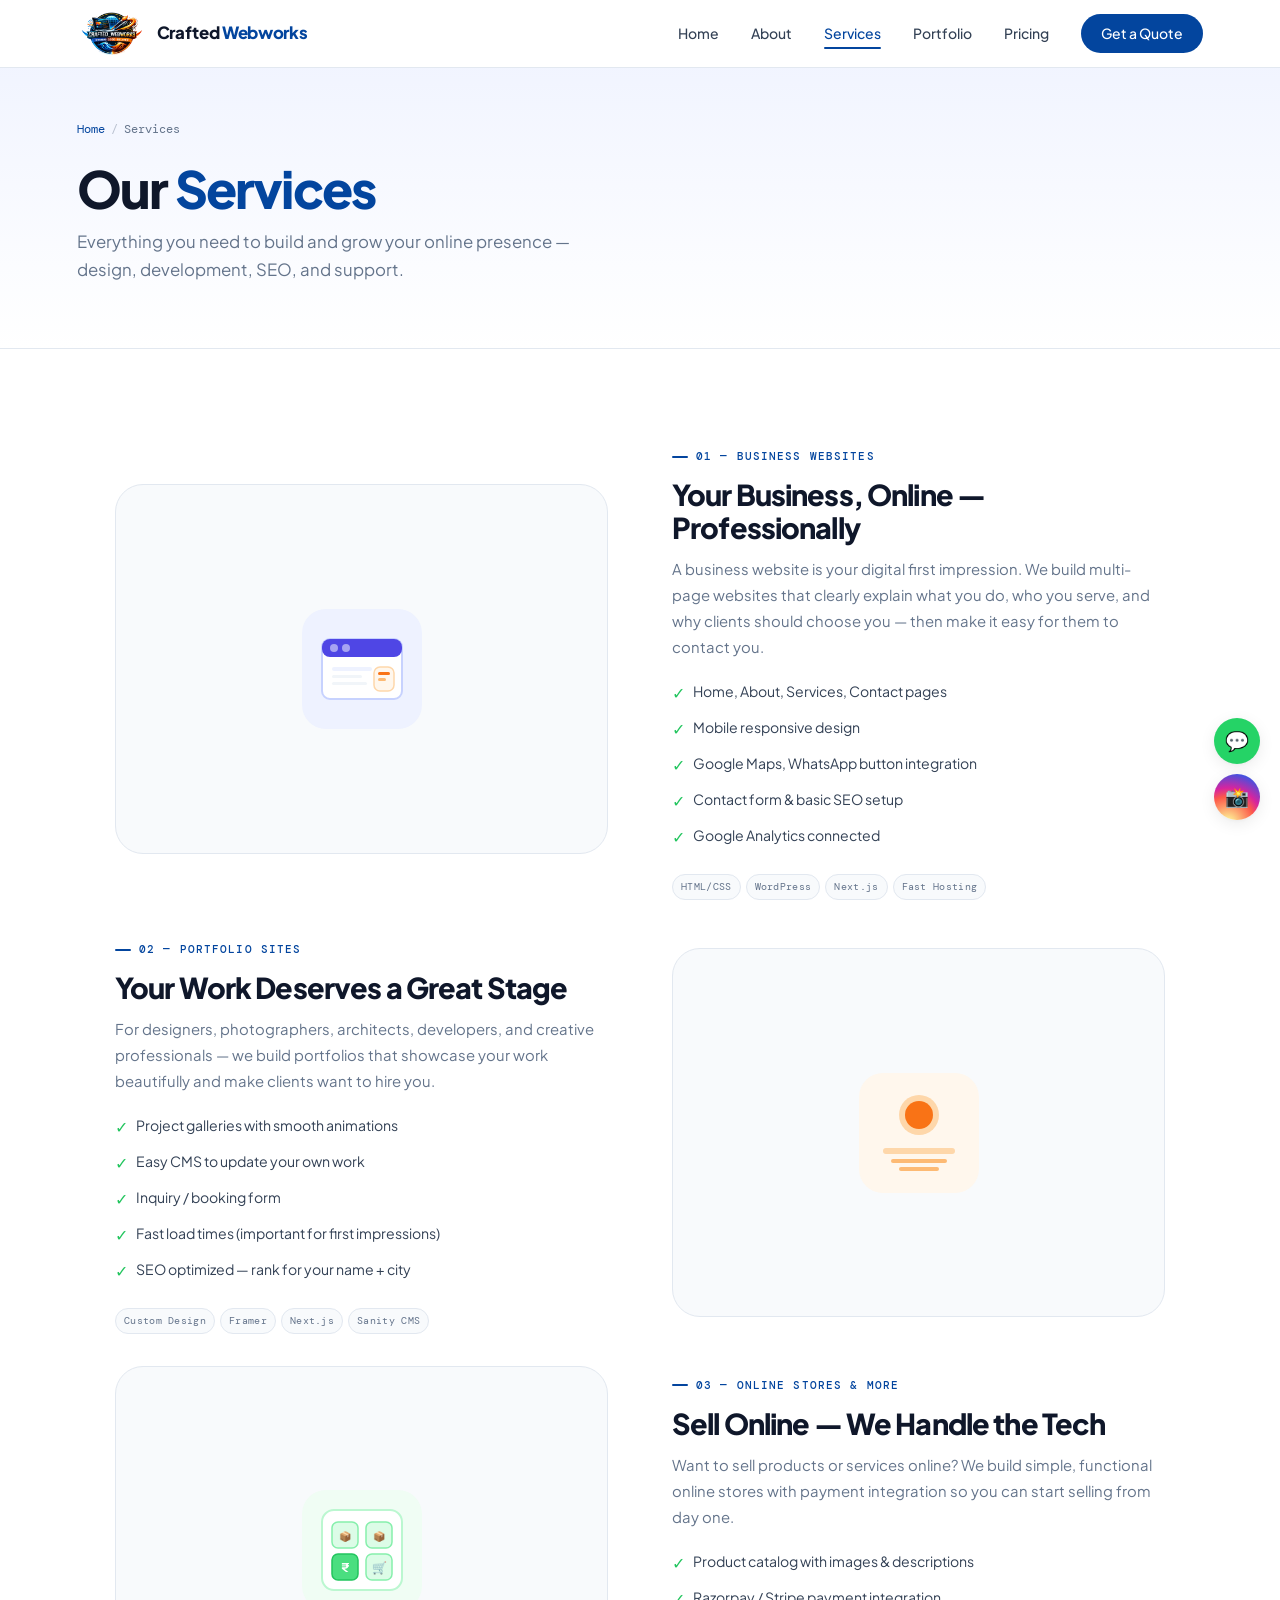
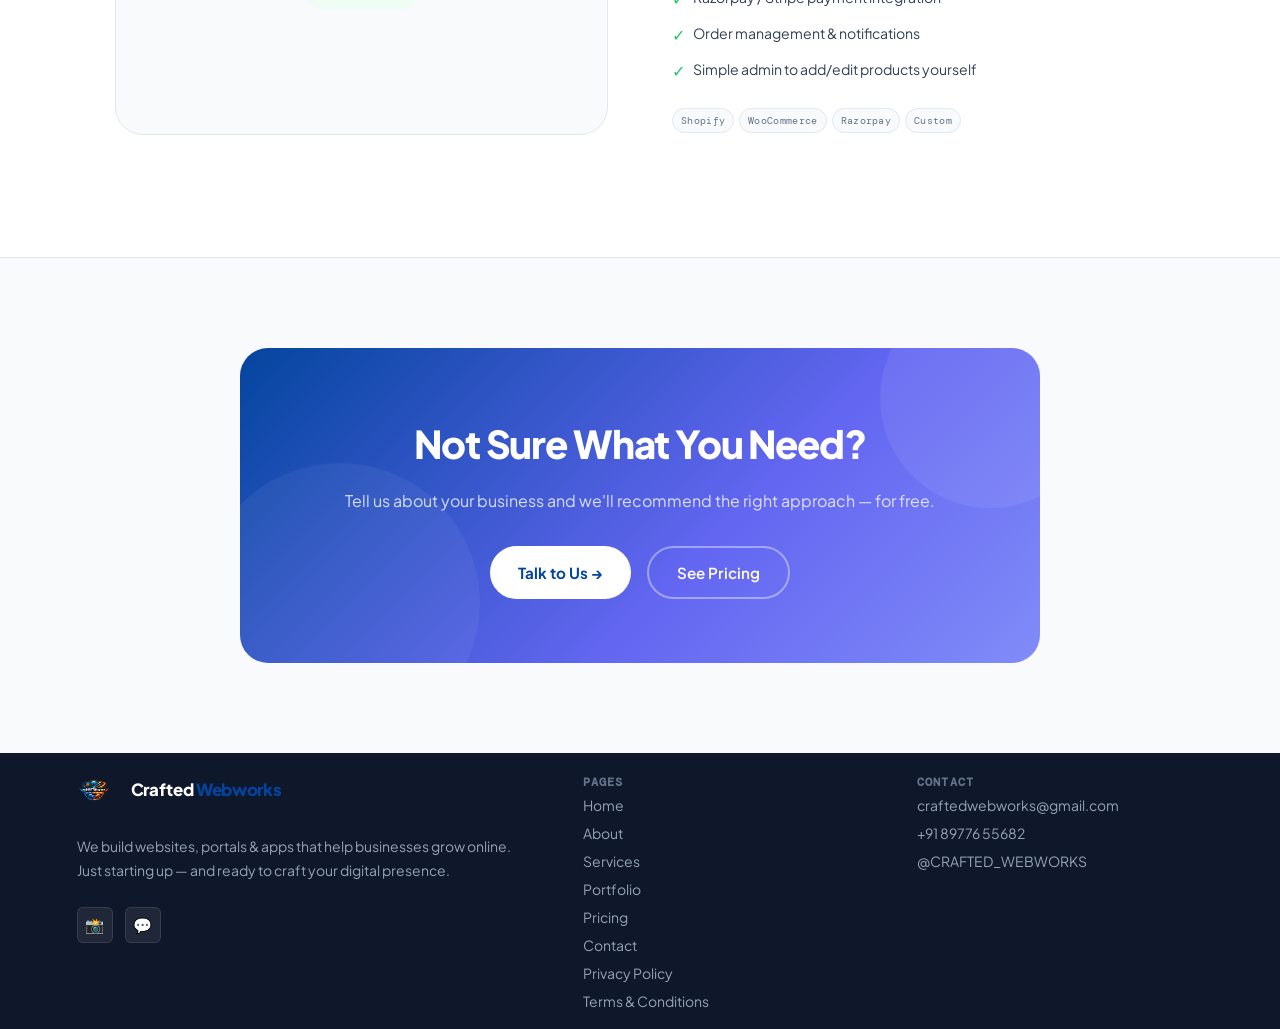
<file: pages/services.html>
<!DOCTYPE html>
<html lang="en">
<head>
  <meta charset="UTF-8"><meta name="viewport" content="width=device-width, initial-scale=1.0">
  <title>Services — CRAFTED WEBWORKS | Web Design & Development</title>
  <meta name="description" content="Web design services from CRAFTED WEBWORKS — business websites, portfolios, e-commerce, landing pages, web apps and SEO. affordable price plans. Fresh agency, serious quality.">
  <meta name="robots" content="index, follow">
  <link rel="canonical" href="https://craftedwebworks.in/pages/services.html">
  <link rel="preconnect" href="https://fonts.googleapis.com"><link rel="preconnect" href="https://fonts.gstatic.com" crossorigin>
  <link rel="stylesheet" href="../assets/css/style.css">
  <link rel="icon" type="image/x-icon" href="../assets/images/favicon.ico">

</head>
<body>
<div id="nav-root"></div>

<div class="page-top">
  <div class="breadcrumb"><a href="../index.html">Home</a><span class="sep">/</span>Services</div>
  <h1>Our <span style="color:var(--primary)">Services</span></h1>
  <p>Everything you need to build and grow your online presence — design, development, SEO, and support.</p>
</div>

<!-- Detail sections -->
<section>
  <!-- Service 1 -->
  <div style="display:grid;grid-template-columns:1fr 1fr;gap:4rem;align-items:center;max-width:1050px;margin:0 auto 2rem;" class="reveal">
    <div>
      <div style="background:var(--bg-soft);border:1.5px solid var(--border);border-radius:var(--r-xl);padding:3rem;display:grid;place-items:center;aspect-ratio:4/3;">
        <svg width="120" height="120" viewBox="0 0 120 120" fill="none">
          <rect width="120" height="120" rx="24" fill="#EEF2FF"/>
          <rect x="20" y="30" width="80" height="60" rx="8" fill="white" stroke="#C7D2FE" stroke-width="2"/>
          <rect x="20" y="30" width="80" height="18" rx="8" fill="#4F46E5"/>
          <circle cx="32" cy="39" r="4" fill="rgba(255,255,255,.5)"/>
          <circle cx="44" cy="39" r="4" fill="rgba(255,255,255,.5)"/>
          <rect x="30" y="58" width="40" height="4" rx="2" fill="#EEF2FF"/>
          <rect x="30" y="66" width="30" height="3" rx="1.5" fill="#F1F5F9"/>
          <rect x="30" y="73" width="35" height="3" rx="1.5" fill="#F1F5F9"/>
          <rect x="72" y="58" width="20" height="24" rx="6" fill="#FFF7ED" stroke="#FED7AA" stroke-width="1.5"/>
          <rect x="76" y="63" width="12" height="3" rx="1.5" fill="#F97316"/>
          <rect x="76" y="69" width="8" height="3" rx="1.5" fill="#FDBA74"/>
        </svg>
      </div>
    </div>
    <div>
      <div class="section-label">01 — Business Websites</div>
      <h2 class="section-title" style="font-size:1.8rem;margin-bottom:.75rem;">Your Business, Online — Professionally</h2>
      <p style="color:var(--text-muted);margin-bottom:1.25rem;line-height:1.75;font-size:.93rem;">A business website is your digital first impression. We build multi-page websites that clearly explain what you do, who you serve, and why clients should choose you — then make it easy for them to contact you.</p>
      <ul style="display:flex;flex-direction:column;gap:.6rem;margin-bottom:1.5rem;">
        <li style="display:flex;gap:8px;font-size:.88rem;color:var(--text-body);"><span style="color:#22C55E;font-size:1rem;">✓</span>Home, About, Services, Contact pages</li>
        <li style="display:flex;gap:8px;font-size:.88rem;color:var(--text-body);"><span style="color:#22C55E;font-size:1rem;">✓</span>Mobile responsive design</li>
        <li style="display:flex;gap:8px;font-size:.88rem;color:var(--text-body);"><span style="color:#22C55E;font-size:1rem;">✓</span>Google Maps, WhatsApp button integration</li>
        <li style="display:flex;gap:8px;font-size:.88rem;color:var(--text-body);"><span style="color:#22C55E;font-size:1rem;">✓</span>Contact form & basic SEO setup</li>
        <li style="display:flex;gap:8px;font-size:.88rem;color:var(--text-body);"><span style="color:#22C55E;font-size:1rem;">✓</span>Google Analytics connected</li>
      </ul>
      <div class="service-tags"><span class="chip">HTML/CSS</span><span class="chip">WordPress</span><span class="chip">Next.js</span><span class="chip">Fast Hosting</span></div>
    </div>
  </div>

  <!-- Service 2 -->
  <div style="display:grid;grid-template-columns:1fr 1fr;gap:4rem;align-items:center;max-width:1050px;margin:0 auto 2rem;" class="reveal">
    <div style="order:2;">
      <div style="background:var(--bg-soft);border:1.5px solid var(--border);border-radius:var(--r-xl);padding:3rem;display:grid;place-items:center;aspect-ratio:4/3;">
        <svg width="120" height="120" viewBox="0 0 120 120" fill="none">
          <rect width="120" height="120" rx="24" fill="#FFF7ED"/>
          <circle cx="60" cy="42" r="20" fill="#FED7AA"/>
          <circle cx="60" cy="42" r="14" fill="#F97316"/>
          <rect x="24" y="75" width="72" height="6" rx="3" fill="#FED7AA"/>
          <rect x="32" y="86" width="56" height="4" rx="2" fill="#FDBA74"/>
          <rect x="40" y="94" width="40" height="4" rx="2" fill="#FDBA74"/>
        </svg>
      </div>
    </div>
    <div style="order:1;">
      <div class="section-label">02 — Portfolio Sites</div>
      <h2 class="section-title" style="font-size:1.8rem;margin-bottom:.75rem;">Your Work Deserves a Great Stage</h2>
      <p style="color:var(--text-muted);margin-bottom:1.25rem;line-height:1.75;font-size:.93rem;">For designers, photographers, architects, developers, and creative professionals — we build portfolios that showcase your work beautifully and make clients want to hire you.</p>
      <ul style="display:flex;flex-direction:column;gap:.6rem;margin-bottom:1.5rem;">
        <li style="display:flex;gap:8px;font-size:.88rem;color:var(--text-body);"><span style="color:#22C55E;font-size:1rem;">✓</span>Project galleries with smooth animations</li>
        <li style="display:flex;gap:8px;font-size:.88rem;color:var(--text-body);"><span style="color:#22C55E;font-size:1rem;">✓</span>Easy CMS to update your own work</li>
        <li style="display:flex;gap:8px;font-size:.88rem;color:var(--text-body);"><span style="color:#22C55E;font-size:1rem;">✓</span>Inquiry / booking form</li>
        <li style="display:flex;gap:8px;font-size:.88rem;color:var(--text-body);"><span style="color:#22C55E;font-size:1rem;">✓</span>Fast load times (important for first impressions)</li>
        <li style="display:flex;gap:8px;font-size:.88rem;color:var(--text-body);"><span style="color:#22C55E;font-size:1rem;">✓</span>SEO optimized — rank for your name + city</li>
      </ul>
      <div class="service-tags"><span class="chip">Custom Design</span><span class="chip">Framer</span><span class="chip">Next.js</span><span class="chip">Sanity CMS</span></div>
    </div>
  </div>

  <!-- Service 3 -->
  <div style="display:grid;grid-template-columns:1fr 1fr;gap:4rem;align-items:center;max-width:1050px;margin:0 auto 2rem;" class="reveal">
    <div>
      <div style="background:var(--bg-soft);border:1.5px solid var(--border);border-radius:var(--r-xl);padding:3rem;display:grid;place-items:center;aspect-ratio:4/3;">
        <svg width="120" height="120" viewBox="0 0 120 120" fill="none">
          <rect width="120" height="120" rx="24" fill="#F0FDF4"/>
          <rect x="20" y="20" width="80" height="80" rx="12" fill="white" stroke="#BBF7D0" stroke-width="2"/>
          <rect x="30" y="32" width="26" height="26" rx="6" fill="#DCFCE7" stroke="#86EFAC" stroke-width="1.5"/>
          <rect x="64" y="32" width="26" height="26" rx="6" fill="#DCFCE7" stroke="#86EFAC" stroke-width="1.5"/>
          <rect x="30" y="64" width="26" height="26" rx="6" fill="#4ADE80" stroke="#22C55E" stroke-width="1.5"/>
          <text x="43" y="82" text-anchor="middle" fill="white" font-size="12" font-weight="700">₹</text>
          <rect x="64" y="64" width="26" height="26" rx="6" fill="#DCFCE7" stroke="#86EFAC" stroke-width="1.5"/>
          <text x="43" y="50" text-anchor="middle" fill="#22C55E" font-size="10">📦</text>
          <text x="77" y="50" text-anchor="middle" fill="#22C55E" font-size="10">📦</text>
          <text x="77" y="82" text-anchor="middle" fill="#4ADE80" font-size="12">🛒</text>
        </svg>
      </div>
    </div>
    <div>
      <div class="section-label">03 — Online Stores & More</div>
      <h2 class="section-title" style="font-size:1.8rem;margin-bottom:.75rem;">Sell Online — We Handle the Tech</h2>
      <p style="color:var(--text-muted);margin-bottom:1.25rem;line-height:1.75;font-size:.93rem;">Want to sell products or services online? We build simple, functional online stores with payment integration so you can start selling from day one.</p>
      <ul style="display:flex;flex-direction:column;gap:.6rem;margin-bottom:1.5rem;">
        <li style="display:flex;gap:8px;font-size:.88rem;color:var(--text-body);"><span style="color:#22C55E;font-size:1rem;">✓</span>Product catalog with images & descriptions</li>
        <li style="display:flex;gap:8px;font-size:.88rem;color:var(--text-body);"><span style="color:#22C55E;font-size:1rem;">✓</span>Razorpay / Stripe payment integration</li>
        <li style="display:flex;gap:8px;font-size:.88rem;color:var(--text-body);"><span style="color:#22C55E;font-size:1rem;">✓</span>Order management & notifications</li>
        <li style="display:flex;gap:8px;font-size:.88rem;color:var(--text-body);"><span style="color:#22C55E;font-size:1rem;">✓</span>Simple admin to add/edit products yourself</li>
      </ul>
      <div class="service-tags"><span class="chip">Shopify</span><span class="chip">WooCommerce</span><span class="chip">Razorpay</span><span class="chip">Custom</span></div>
    </div>
  </div>
</section>

<!-- CTA -->
<section style="background:var(--bg-soft);border-top:1px solid var(--border);">
  <div class="cta-banner reveal">
    <h2>Not Sure What You Need?</h2>
    <p>Tell us about your business and we'll recommend the right approach — for free.</p>
    <div class="cta-banner-actions">
      <a href="contact.html" class="btn-white">Talk to Us →</a>
      <a href="pricing.html" class="btn-ghost">See Pricing</a>
    </div>
  </div>
</section>

<div id="footer-root"></div>
<script src="../assets/js/components.js"></script>
<script>CW.init('services');</script>
<script src="../assets/js/main.js"></script>

<style>
  @media(max-width:768px){
    section > div[style*="grid-template-columns:1fr 1fr"]{grid-template-columns:1fr !important;}
    section > div[style*="order:2"]{order:unset !important;}
    section > div[style*="order:1"]{order:unset !important;}
  }
</style>
</body>
</html>
</file>
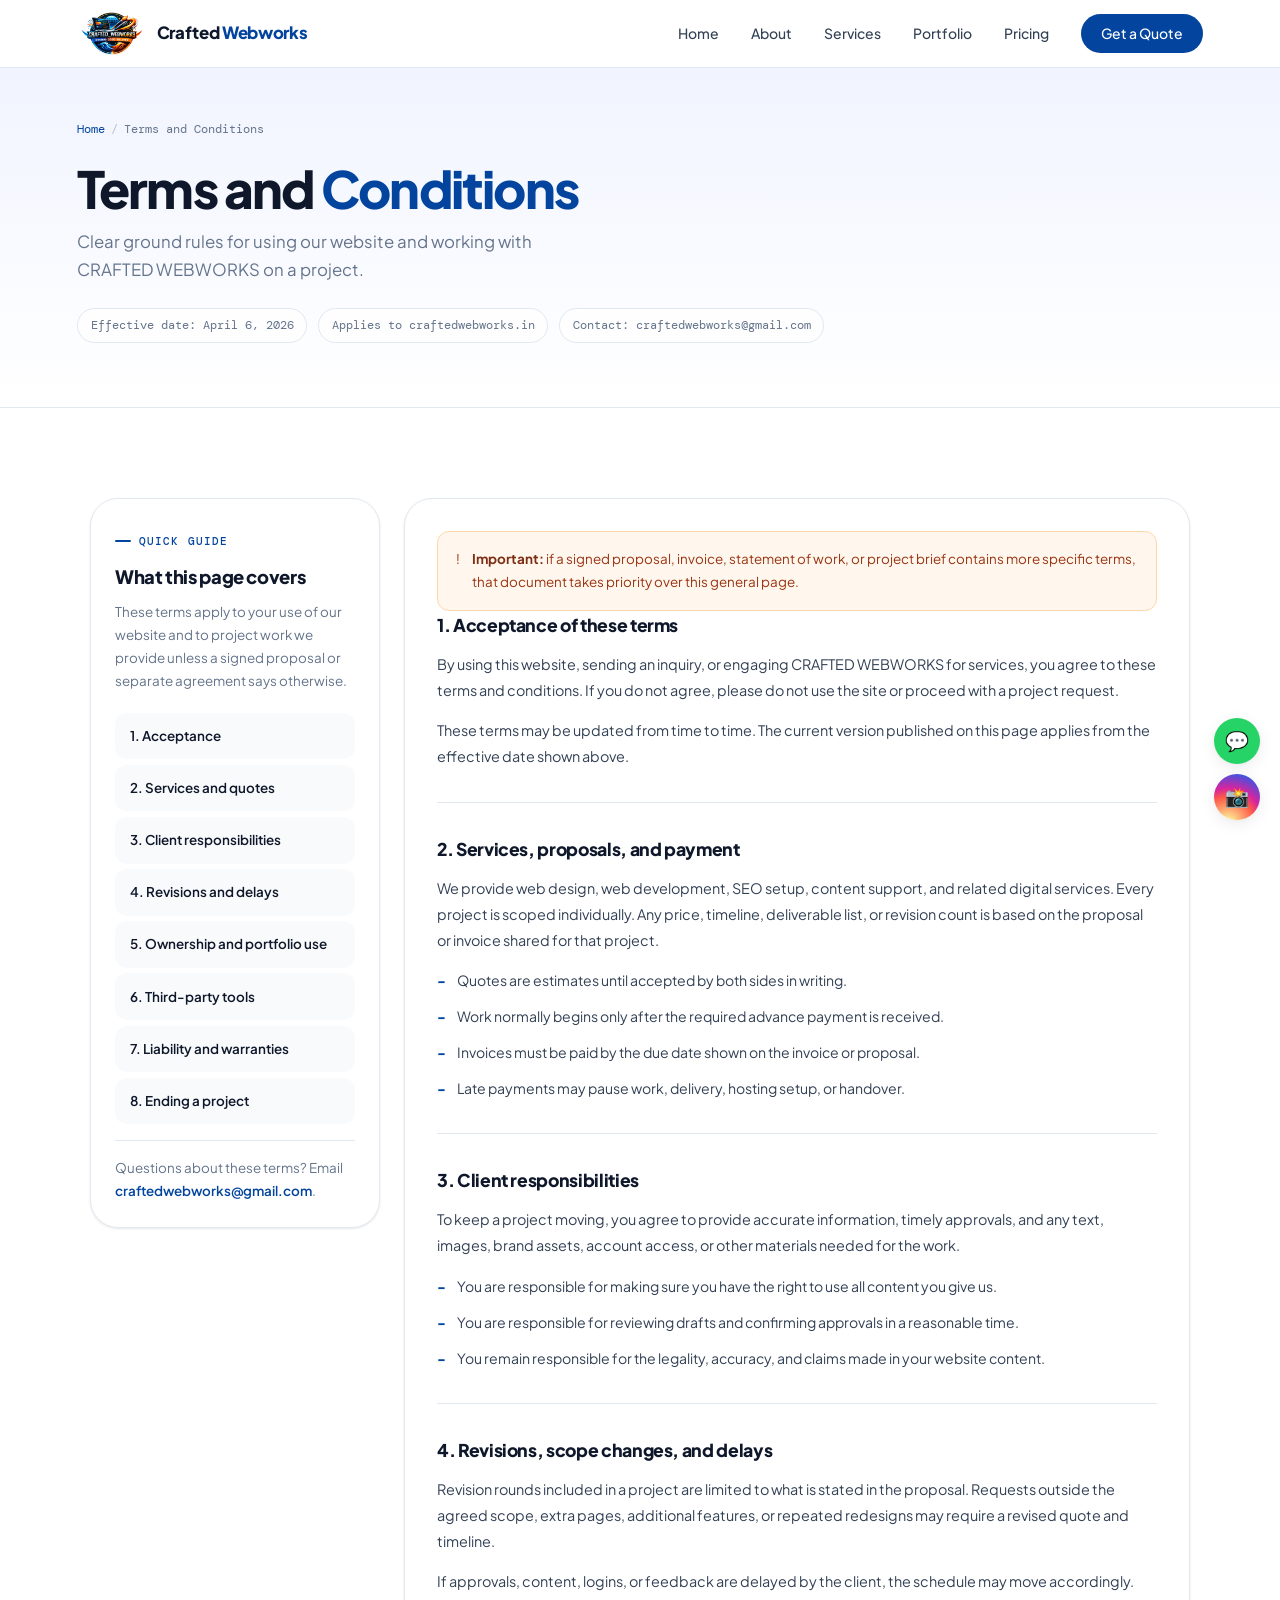
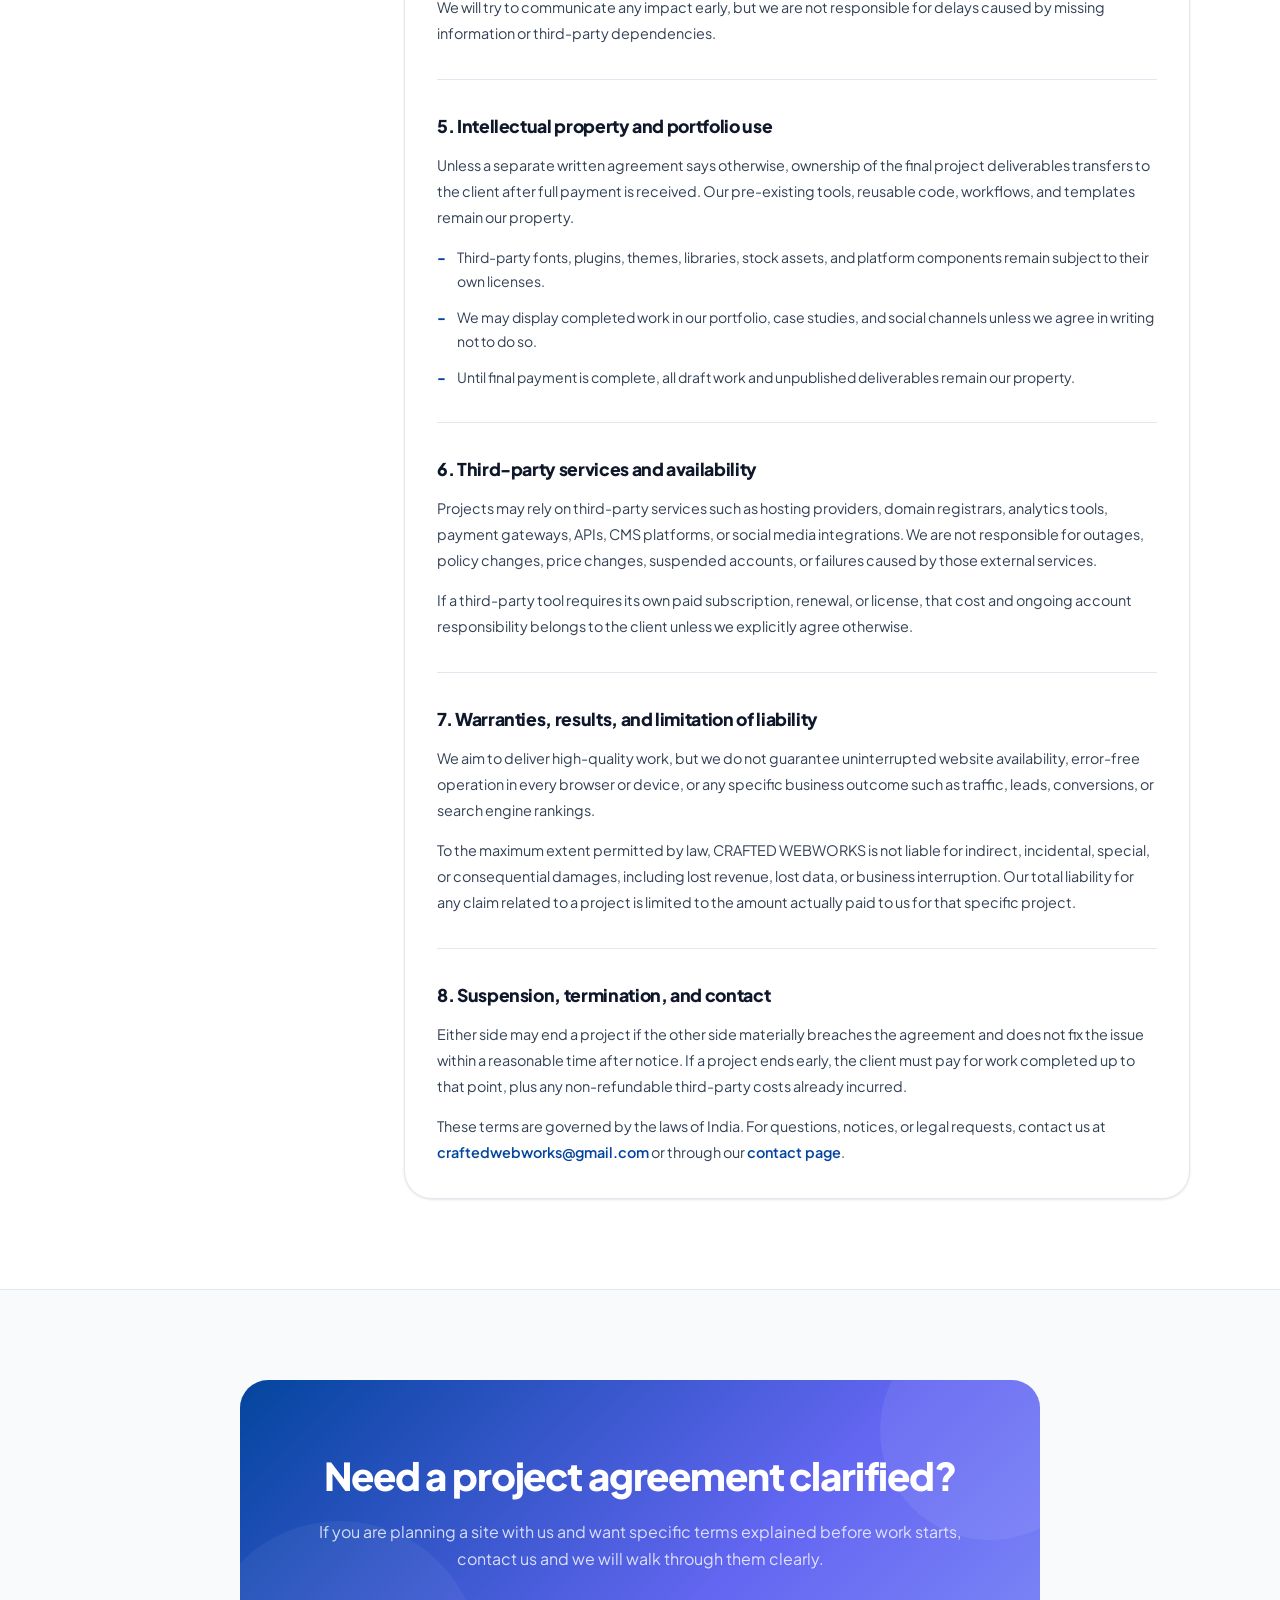
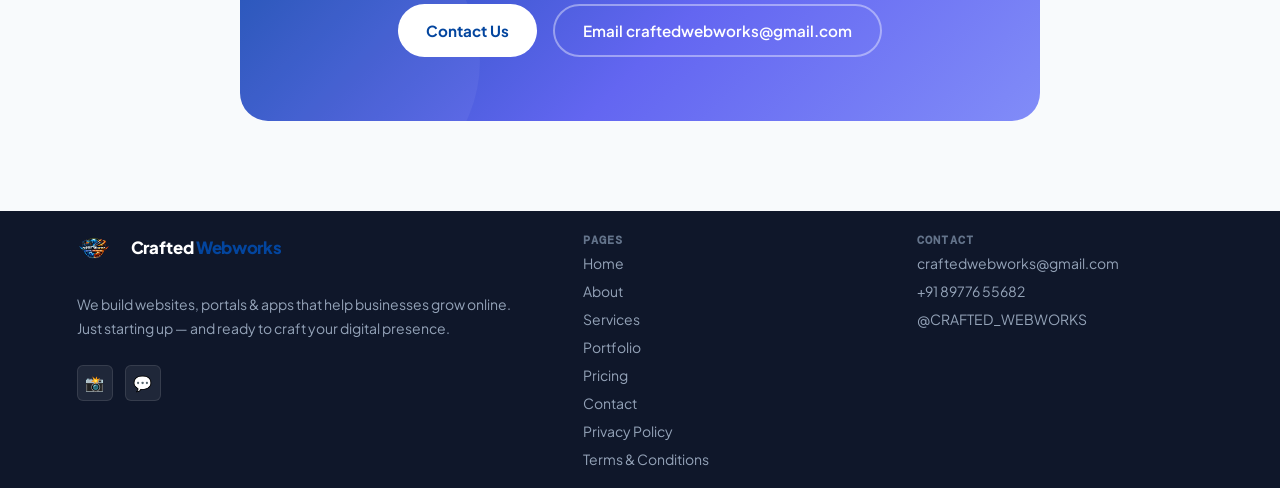
<file: pages/termsandconditions.html>
<!DOCTYPE html>
<html lang="en">
<head>
  <meta charset="UTF-8"><meta name="viewport" content="width=device-width, initial-scale=1.0">
  <title>Terms and Conditions - CRAFTED WEBWORKS</title>
  <meta name="description" content="Read the terms and conditions for using the CRAFTED WEBWORKS website and services.">
  <meta name="robots" content="index, follow">
  <link rel="canonical" href="https://craftedwebworks.in/pages/termsandconditions.html">
  <link rel="preconnect" href="https://fonts.googleapis.com"><link rel="preconnect" href="https://fonts.gstatic.com" crossorigin>
  <link rel="stylesheet" href="../assets/css/style.css">
  <link rel="icon" type="image/x-icon" href="../assets/images/favicon.ico">
</head>
<body>
<div id="nav-root"></div>

<div class="page-top">
  <div class="breadcrumb"><a href="../index.html">Home</a><span class="sep">/</span>Terms and Conditions</div>
  <h1>Terms and <span style="color:var(--primary)">Conditions</span></h1>
  <p>Clear ground rules for using our website and working with CRAFTED WEBWORKS on a project.</p>
  <div class="legal-meta">
    <span class="legal-pill">Effective date: April 6, 2026</span>
    <span class="legal-pill">Applies to craftedwebworks.in</span>
    <span class="legal-pill">Contact: craftedwebworks@gmail.com</span>
  </div>
</div>

<section>
  <div class="legal-layout">
    <aside class="legal-summary reveal">
      <div class="section-label" style="margin-bottom:.75rem;">Quick Guide</div>
      <h2>What this page covers</h2>
      <p>These terms apply to your use of our website and to project work we provide unless a signed proposal or separate agreement says otherwise.</p>
      <div class="legal-links">
        <a href="#acceptance">1. Acceptance</a>
        <a href="#services">2. Services and quotes</a>
        <a href="#client">3. Client responsibilities</a>
        <a href="#changes">4. Revisions and delays</a>
        <a href="#ip">5. Ownership and portfolio use</a>
        <a href="#third-party">6. Third-party tools</a>
        <a href="#liability">7. Liability and warranties</a>
        <a href="#ending">8. Ending a project</a>
      </div>
      <div class="legal-contact">
        Questions about these terms? Email <a href="mailto:craftedwebworks@gmail.com">craftedwebworks@gmail.com</a>.
      </div>
    </aside>

    <div class="legal-card reveal reveal-d1">
      <div class="legal-note">
        <span>!</span>
        <div><strong>Important:</strong> if a signed proposal, invoice, statement of work, or project brief contains more specific terms, that document takes priority over this general page.</div>
      </div>

      <div class="legal-section" id="acceptance">
        <h2>1. Acceptance of these terms</h2>
        <p>By using this website, sending an inquiry, or engaging CRAFTED WEBWORKS for services, you agree to these terms and conditions. If you do not agree, please do not use the site or proceed with a project request.</p>
        <p>These terms may be updated from time to time. The current version published on this page applies from the effective date shown above.</p>
      </div>

      <div class="legal-section" id="services">
        <h2>2. Services, proposals, and payment</h2>
        <p>We provide web design, web development, SEO setup, content support, and related digital services. Every project is scoped individually. Any price, timeline, deliverable list, or revision count is based on the proposal or invoice shared for that project.</p>
        <ul class="legal-list">
          <li>Quotes are estimates until accepted by both sides in writing.</li>
          <li>Work normally begins only after the required advance payment is received.</li>
          <li>Invoices must be paid by the due date shown on the invoice or proposal.</li>
          <li>Late payments may pause work, delivery, hosting setup, or handover.</li>
        </ul>
      </div>

      <div class="legal-section" id="client">
        <h2>3. Client responsibilities</h2>
        <p>To keep a project moving, you agree to provide accurate information, timely approvals, and any text, images, brand assets, account access, or other materials needed for the work.</p>
        <ul class="legal-list">
          <li>You are responsible for making sure you have the right to use all content you give us.</li>
          <li>You are responsible for reviewing drafts and confirming approvals in a reasonable time.</li>
          <li>You remain responsible for the legality, accuracy, and claims made in your website content.</li>
        </ul>
      </div>

      <div class="legal-section" id="changes">
        <h2>4. Revisions, scope changes, and delays</h2>
        <p>Revision rounds included in a project are limited to what is stated in the proposal. Requests outside the agreed scope, extra pages, additional features, or repeated redesigns may require a revised quote and timeline.</p>
        <p>If approvals, content, logins, or feedback are delayed by the client, the schedule may move accordingly. We will try to communicate any impact early, but we are not responsible for delays caused by missing information or third-party dependencies.</p>
      </div>

      <div class="legal-section" id="ip">
        <h2>5. Intellectual property and portfolio use</h2>
        <p>Unless a separate written agreement says otherwise, ownership of the final project deliverables transfers to the client after full payment is received. Our pre-existing tools, reusable code, workflows, and templates remain our property.</p>
        <ul class="legal-list">
          <li>Third-party fonts, plugins, themes, libraries, stock assets, and platform components remain subject to their own licenses.</li>
          <li>We may display completed work in our portfolio, case studies, and social channels unless we agree in writing not to do so.</li>
          <li>Until final payment is complete, all draft work and unpublished deliverables remain our property.</li>
        </ul>
      </div>

      <div class="legal-section" id="third-party">
        <h2>6. Third-party services and availability</h2>
        <p>Projects may rely on third-party services such as hosting providers, domain registrars, analytics tools, payment gateways, APIs, CMS platforms, or social media integrations. We are not responsible for outages, policy changes, price changes, suspended accounts, or failures caused by those external services.</p>
        <p>If a third-party tool requires its own paid subscription, renewal, or license, that cost and ongoing account responsibility belongs to the client unless we explicitly agree otherwise.</p>
      </div>

      <div class="legal-section" id="liability">
        <h2>7. Warranties, results, and limitation of liability</h2>
        <p>We aim to deliver high-quality work, but we do not guarantee uninterrupted website availability, error-free operation in every browser or device, or any specific business outcome such as traffic, leads, conversions, or search engine rankings.</p>
        <p>To the maximum extent permitted by law, CRAFTED WEBWORKS is not liable for indirect, incidental, special, or consequential damages, including lost revenue, lost data, or business interruption. Our total liability for any claim related to a project is limited to the amount actually paid to us for that specific project.</p>
      </div>

      <div class="legal-section" id="ending">
        <h2>8. Suspension, termination, and contact</h2>
        <p>Either side may end a project if the other side materially breaches the agreement and does not fix the issue within a reasonable time after notice. If a project ends early, the client must pay for work completed up to that point, plus any non-refundable third-party costs already incurred.</p>
        <p>These terms are governed by the laws of India. For questions, notices, or legal requests, contact us at <a href="mailto:craftedwebworks@gmail.com" style="color:var(--primary);font-weight:600;">craftedwebworks@gmail.com</a> or through our <a href="contact.html" style="color:var(--primary);font-weight:600;">contact page</a>.</p>
      </div>
    </div>
  </div>
</section>

<section style="background:var(--bg-soft);border-top:1px solid var(--border);">
  <div class="cta-banner reveal">
    <h2>Need a project agreement clarified?</h2>
    <p>If you are planning a site with us and want specific terms explained before work starts, contact us and we will walk through them clearly.</p>
    <div class="cta-banner-actions">
      <a href="contact.html" class="btn-white">Contact Us</a>
      <a href="mailto:craftedwebworks@gmail.com" class="btn-ghost">Email craftedwebworks@gmail.com</a>
    </div>
  </div>
</section>

<div id="footer-root"></div>
<script src="../assets/js/components.js"></script>
<script>CW.init('');</script>
<script src="../assets/js/main.js"></script>
</body>
</html>
</file>
<file: assets/css/style.css>
/* ====================================================
   CRAFTED WEBWORKS — CLEAN LIGHT THEME
   Colors: White bg · Indigo #03459e · Orange #F97316
   Font: Plus Jakarta Sans + DM Mono
   ==================================================== */
@import url('https://fonts.googleapis.com/css2?family=Plus+Jakarta+Sans:wght@300;400;500;600;700;800&family=DM+Mono:wght@400;500&display=swap');

:root {
  /* Brand Colors */
  --primary:       #03459e;   /* indigo */
  --primary-light: #EEF2FF;   /* indigo tint */
  --primary-mid:   #818CF8;   /* indigo mid */
  --accent:        #F97316;   /* orange */
  --accent-light:  #FFF7ED;   /* orange tint */

  /* Neutrals */
  --bg:            #FFFFFF;
  --bg-soft:       #F8FAFC;
  --bg-card:       #FFFFFF;
  --border:        #E2E8F0;
  --border-dark:   #CBD5E1;

  /* Text */
  --text-dark:     #0F172A;
  --text-body:     #334155;
  --text-muted:    #64748B;
  --text-light:    #94A3B8;

  /* Shadows */
  --shadow-sm:  0 1px 3px rgba(0,0,0,0.07), 0 1px 2px rgba(0,0,0,0.04);
  --shadow-md:  0 4px 16px rgba(0,0,0,0.08), 0 1px 4px rgba(0,0,0,0.04);
  --shadow-lg:  0 12px 40px rgba(0,0,0,0.10), 0 4px 12px rgba(0,0,0,0.05);
  --shadow-card:0 2px 8px rgba(79,70,229,0.07), 0 1px 3px rgba(0,0,0,0.05);

  /* Radius */
  --r-sm:   6px;
  --r-md:  12px;
  --r-lg:  20px;
  --r-xl:  28px;
  --r-full:999px;

  /* Transition */
  --t: 0.25s cubic-bezier(0.4,0,0.2,1);

  /* Fonts */
  --font:       'Plus Jakarta Sans', sans-serif;
  --font-mono:  'DM Mono', monospace;
}

/* ── Reset ── */
*,*::before,*::after{box-sizing:border-box;margin:0;padding:0;}
html{scroll-behavior:smooth;font-size:16px;}
body{
  font-family:var(--font);
  background:var(--bg);
  color:var(--text-body);
  line-height:1.65;
  -webkit-font-smoothing:antialiased;
  overflow-x:hidden;
}
a{text-decoration:none;color:inherit;}
img{max-width:100%;display:block;}
button{cursor:pointer;border:none;background:none;font-family:inherit;}
ul,ol{list-style:none;}
::selection{background:var(--primary-light);color:var(--primary);}
::-webkit-scrollbar{width:5px;}
::-webkit-scrollbar-track{background:#f1f5f9;}
::-webkit-scrollbar-thumb{background:var(--primary-mid);border-radius:3px;}

/* ====================================================
   NAVBAR
   ==================================================== */
.navbar{
  position:fixed;top:0;left:0;right:0;z-index:999;
  height:68px;
  display:flex;align-items:center;justify-content:space-between;
  padding:0 6%;
  background:rgba(255,255,255,0.95);
  backdrop-filter:blur(12px);
  border-bottom:1px solid var(--border);
  transition:box-shadow var(--t);
}
.navbar.scrolled{box-shadow:var(--shadow-sm);}

/* Logo */
.nav-logo{display:flex;align-items:center;gap:10px;text-decoration:none;}
.logo-svg{width:38px;height:38px;flex-shrink:0;}
.logo-text{
  font-size:1.05rem;font-weight:800;color:var(--text-dark);
  letter-spacing:-0.02em;line-height:1.1;
}
.logo-text span{color:var(--primary);}
.logo-sub{
  font-size:0.62rem;color:var(--text-muted);font-family:var(--font-mono);
  letter-spacing:0.05em;text-transform:uppercase;display:block;
}

/* Nav links */
.nav-links{display:flex;align-items:center;gap:2rem;}
.nav-links a{
  font-size:0.875rem;font-weight:500;
  transition:color var(--t);position:relative;
}
.nav-links a:hover,.nav-links a.active{color:var(--primary);}
.nav-links a.active::after{
  content:'';position:absolute;bottom:-4px;left:0;right:0;
  height:2px;background:var(--primary);border-radius:1px;
}
.btn-nav{
  padding:.5rem 1.25rem;
  background:var(--primary);color:#fff;
  border-radius:var(--r-full);
  font-size:.875rem;font-weight:600;
  transition:all var(--t);
}
.btn-nav:hover{background:#4338CA;transform:translateY(-1px);box-shadow:0 4px 14px rgba(79,70,229,.35);}

/* Hamburger */
.hamburger{display:none;flex-direction:column;gap:5px;width:26px;cursor:pointer;}
.hamburger span{display:block;height:2px;background:var(--text-dark);border-radius:2px;transition:all var(--t);}
.hamburger.open span:nth-child(1){transform:translateY(7px) rotate(45deg);}
.hamburger.open span:nth-child(2){opacity:0;}
.hamburger.open span:nth-child(3){transform:translateY(-7px) rotate(-45deg);}

.mobile-nav{
  display:none;position:fixed;top:68px;left:0;right:0;
  background:#fff;border-bottom:1px solid var(--border);
  padding:1.25rem 6%;z-index:998;
  flex-direction:column;gap:1rem;box-shadow:var(--shadow-md);
}
.mobile-nav.open{display:flex;}
.mobile-nav a{font-size:.95rem;font-weight:500;padding:.5rem 0;border-bottom:1px solid var(--border);}
.mobile-nav a:last-child{border:none;}

/* ====================================================
   BUTTONS
   ==================================================== */
.btn-primary{
  display:inline-flex;align-items:center;gap:8px;
  padding:.75rem 1.75rem;
  background:var(--primary);color:#fff;
  border-radius:var(--r-full);
  font-weight:600;font-size:.95rem;
  transition:all var(--t);
}
.btn-primary:hover{background:#4338CA;transform:translateY(-2px);box-shadow:0 6px 20px rgba(79,70,229,.3);}

.btn-secondary{
  display:inline-flex;align-items:center;gap:8px;
  padding:.75rem 1.75rem;
  background:var(--bg-soft);color:var(--text-dark);
  border:1.5px solid var(--border);
  border-radius:var(--r-full);
  font-weight:600;font-size:.95rem;
  transition:all var(--t);
}
.btn-secondary:hover{border-color:var(--primary);color:var(--primary);background:var(--primary-light);transform:translateY(-2px);}

.btn-outline-primary{
  display:inline-flex;align-items:center;gap:8px;
  padding:.75rem 1.75rem;
  border:1.5px solid var(--primary);color:var(--primary);
  border-radius:var(--r-full);
  font-weight:600;font-size:.95rem;
  background:transparent;
  transition:all var(--t);
}
.btn-outline-primary:hover{background:var(--primary);color:#fff;transform:translateY(-2px);}

/* ====================================================
   HERO
   ==================================================== */
.hero{
  min-height:100vh;
  display:flex;align-items:center;
  padding:100px 6% 60px;
  position:relative;
  overflow:hidden;
}
.hero-bg-shape{
  position:absolute;top:-120px;right:-180px;
  width:600px;height:600px;
  background:radial-gradient(circle, #EEF2FF 0%, transparent 70%);
  border-radius:50%;
  pointer-events:none;
}
.hero-dots{
  position:absolute;top:80px;right:60px;
  width:200px;height:200px;
  background-image:radial-gradient(circle, var(--border-dark) 1.5px, transparent 1.5px);
  background-size:20px 20px;
  opacity:0.5;
  pointer-events:none;
}
.hero-content{
  position:relative;z-index:1;
  max-width:680px;
}
.hero-badge{
  display:inline-flex;align-items:center;gap:8px;
  padding:.35rem 1rem;
  background:var(--primary-light);
  border:1px solid #C7D2FE;
  border-radius:var(--r-full);
  font-size:.75rem;font-weight:600;
  font-family:var(--font-mono);
  color:var(--primary);
  letter-spacing:.04em;
  text-transform:uppercase;
  margin-bottom:1.5rem;
}
.badge-dot{
  width:6px;height:6px;
  background:var(--accent);border-radius:50%;
  animation:blink 1.8s infinite;
}
@keyframes blink{0%,100%{opacity:1}50%{opacity:.3}}

.hero h1{
  font-size:clamp(2.4rem,5vw,3.8rem);
  font-weight:800;
  line-height:1.1;
  letter-spacing:-.035em;
  color:var(--text-dark);
  margin-bottom:1.25rem;
}
.hero h1 .highlight{
  color:var(--primary);
  position:relative;display:inline-block;
}
.hero h1 .highlight::after{
  content:'';
  position:absolute;bottom:-4px;left:0;right:0;
  height:3px;
  background:linear-gradient(90deg,var(--primary),var(--accent));
  border-radius:2px;
}
.hero-sub{
  font-size:1.1rem;color:var(--text-muted);
  max-width:500px;line-height:1.75;
  margin-bottom:2.25rem;font-weight:400;
}
.hero-actions{display:flex;gap:1rem;flex-wrap:wrap;align-items:center;margin-bottom:3rem;}
.hero-proof{
  display:flex;align-items:center;gap:.75rem;
  font-size:.82rem;color:var(--text-muted);
}
.proof-avatars{display:flex;}
.proof-avatars span{
  width:30px;height:30px;border-radius:50%;
  border:2px solid #fff;
  margin-left:-8px;
  display:grid;place-items:center;
  font-size:.75rem;font-weight:700;
  background:linear-gradient(135deg,var(--primary),var(--primary-mid));
  color:#fff;
}
.proof-avatars span:first-child{margin-left:0;}
.proof-stars{color:#F59E0B;font-size:.85rem;letter-spacing:1px;}

/* Hero visual */
.hero-visual{
  position:absolute;right:6%;top:50%;transform:translateY(-50%);
  width:420px;
  pointer-events:none;
}

/* ====================================================
   SECTION COMMONS
   ==================================================== */
section{padding:90px 6%;}
.section-label{
  display:inline-flex;align-items:center;gap:8px;
  font-family:var(--font-mono);font-size:.7rem;
  letter-spacing:.1em;text-transform:uppercase;
  color:var(--primary);font-weight:500;
  margin-bottom:.75rem;
}
.section-label::before{
  content:'';width:16px;height:2px;
  background:var(--primary);border-radius:1px;
}
.section-title{
  font-size:clamp(1.8rem,3.5vw,2.6rem);
  font-weight:800;color:var(--text-dark);
  letter-spacing:-.03em;line-height:1.15;
  margin-bottom:.75rem;
}
.section-sub{
  font-size:1rem;color:var(--text-muted);
  max-width:500px;line-height:1.7;
}
.section-header{margin-bottom:3.5rem;}

/* ====================================================
   SERVICES
   ==================================================== */
.services-grid{
  display:grid;
  grid-template-columns:repeat(auto-fit,minmax(280px,1fr));
  gap:1.25rem;
  max-width:1200px;margin:0 auto;
}
.service-card{
  background:#fff;
  border:1.5px solid var(--border);
  border-radius:var(--r-lg);
  padding:1.75rem;
  transition:all var(--t);
  cursor:default;
}
.service-card:hover{
  border-color:var(--primary);
  box-shadow:var(--shadow-card);
  transform:translateY(-3px);
}
.service-icon-wrap{
  width:48px;height:48px;
  border-radius:var(--r-md);
  background:var(--primary-light);
  display:grid;place-items:center;
  font-size:1.3rem;
  margin-bottom:1.1rem;
  transition:background var(--t);
}
.service-card:hover .service-icon-wrap{background:var(--primary);}
.service-card:hover .service-icon-wrap svg{filter:brightness(10);}
.service-card h3{
  font-size:1rem;font-weight:700;
  color:var(--text-dark);margin-bottom:.45rem;
  letter-spacing:-.01em;
}
.service-card p{font-size:.875rem;color:var(--text-muted);line-height:1.6;}
.service-tags{display:flex;flex-wrap:wrap;gap:5px;margin-top:1rem;}
.chip{
  font-family:var(--font-mono);font-size:.65rem;
  padding:3px 8px;border-radius:var(--r-full);
  background:var(--bg-soft);
  border:1px solid var(--border);
  color:var(--text-muted);
  letter-spacing:.03em;
}

/* ====================================================
   HOW WE WORK (Steps)
   ==================================================== */
.steps-wrap{
  display:grid;
  grid-template-columns:repeat(auto-fit,minmax(220px,1fr));
  gap:1.5rem;
  max-width:1100px;margin:0 auto;
  position:relative;
}
.steps-wrap::before{
  content:'';
  position:absolute;top:32px;left:10%;right:10%;
  height:1px;
  background:linear-gradient(90deg,transparent,var(--border),transparent);
  display:none;
}
.step-card{
  text-align:center;
  padding:1.75rem 1.25rem;
  background:#fff;
  border:1.5px solid var(--border);
  border-radius:var(--r-lg);
  transition:all var(--t);
  position:relative;
}
.step-card:hover{border-color:var(--primary);box-shadow:var(--shadow-card);transform:translateY(-3px);}
.step-num{
  width:48px;height:48px;
  border-radius:50%;
  background:var(--primary-light);
  border:2px solid #C7D2FE;
  display:grid;place-items:center;
  margin:0 auto 1rem;
  font-family:var(--font-mono);
  font-size:.85rem;font-weight:500;
  color:var(--primary);
  transition:all var(--t);
}
.step-card:hover .step-num{background:var(--primary);color:#fff;border-color:var(--primary);}
.step-card h3{font-size:.95rem;font-weight:700;color:var(--text-dark);margin-bottom:.4rem;}
.step-card p{font-size:.82rem;color:var(--text-muted);line-height:1.6;}

/* ====================================================
   WHY US — Feature List
   ==================================================== */
.why-grid{
  display:grid;grid-template-columns:1fr 1fr;gap:3rem;
  max-width:1100px;margin:0 auto;align-items:center;
}
.why-features{display:flex;flex-direction:column;gap:1.25rem;}
.why-feature{
  display:flex;gap:1rem;
  padding:1.25rem;
  background:#fff;
  border:1.5px solid var(--border);
  border-radius:var(--r-md);
  transition:all var(--t);
}
.why-feature:hover{border-color:var(--primary);box-shadow:var(--shadow-card);}
.feature-icon{
  width:40px;height:40px;flex-shrink:0;
  border-radius:var(--r-sm);
  background:var(--accent-light);
  display:grid;place-items:center;
  font-size:1.15rem;
}
.feature-text h4{font-size:.9rem;font-weight:700;color:var(--text-dark);margin-bottom:.2rem;}
.feature-text p{font-size:.82rem;color:var(--text-muted);line-height:1.55;}
.why-visual{
  background:var(--bg-soft);
  border:1.5px solid var(--border);
  border-radius:var(--r-xl);
  padding:2.5rem;
  text-align:center;
}
.stats-grid{display:grid;grid-template-columns:1fr 1fr;gap:1rem;margin-bottom:1.5rem;}
.stat-box{
  background:#fff;
  border:1.5px solid var(--border);
  border-radius:var(--r-md);
  padding:1.25rem;
}
.stat-num{
  font-size:2rem;font-weight:800;
  color:var(--primary);letter-spacing:-.04em;
  font-family:var(--font-mono);
}
.stat-lbl{font-size:.72rem;color:var(--text-muted);text-transform:uppercase;letter-spacing:.06em;margin-top:2px;}
.insta-cta-box{
  background:linear-gradient(135deg,var(--primary-light),#fff);
  border:1.5px solid #C7D2FE;
  border-radius:var(--r-md);
  padding:1.25rem;
  display:flex;align-items:center;gap:.75rem;
}
.insta-icon{font-size:1.6rem;}
.insta-cta-text p{font-size:.8rem;color:var(--text-muted);}
.insta-cta-text strong{font-size:.9rem;color:var(--primary);display:block;}

/* ====================================================
   PRICING
   ==================================================== */
.pricing-grid{
  display:grid;
  grid-template-columns:repeat(auto-fit,minmax(280px,1fr));
  gap:1.25rem;max-width:1050px;margin:0 auto;
  align-items:start;
}
.plan-card{
  background:#fff;
  border:1.5px solid var(--border);
  border-radius:var(--r-xl);
  padding:2rem 1.75rem;
  transition:all var(--t);
  position:relative;
}
.plan-card:hover{box-shadow:var(--shadow-lg);border-color:var(--primary-mid);}
.plan-card.popular{
  border-color:var(--primary);
  box-shadow:0 0 0 4px rgba(79,70,229,.08);
}
.plan-badge{
  position:absolute;top:-12px;left:50%;transform:translateX(-50%);
  background:var(--primary);color:#fff;
  font-size:.68rem;font-weight:700;font-family:var(--font-mono);
  padding:3px 14px;border-radius:var(--r-full);
  white-space:nowrap;letter-spacing:.06em;text-transform:uppercase;
}
.plan-name{font-size:.72rem;font-family:var(--font-mono);color:var(--text-muted);text-transform:uppercase;letter-spacing:.1em;margin-bottom:.5rem;}
.plan-price{
  font-size:2.5rem;font-weight:800;color:var(--text-dark);
  letter-spacing:-.04em;line-height:1;margin-bottom:.25rem;
}
.plan-price sup{font-size:1.1rem;font-weight:600;color:var(--primary);vertical-align:super;}
.plan-note{font-size:.8rem;color:var(--text-muted);margin-bottom:1.5rem;}
.plan-divider{height:1px;background:var(--border);margin:1.25rem 0;}
.plan-feats{margin-bottom:1.75rem;display:flex;flex-direction:column;gap:.6rem;}
.plan-feats li{
  display:flex;align-items:flex-start;gap:8px;
  font-size:.85rem;color:var(--text-body);
}
.plan-feats li .tick{color:#22C55E;flex-shrink:0;font-size:1rem;margin-top:.5px;}
.plan-feats li .cross{color:var(--border-dark);flex-shrink:0;font-size:.9rem;}
.plan-feats li.off{opacity:.45;}

/* ====================================================
   TESTIMONIALS
   ==================================================== */
.testi-grid{
  display:grid;
  grid-template-columns:repeat(auto-fit,minmax(280px,1fr));
  gap:1.25rem;max-width:1100px;margin:0 auto;
}
.testi-card{
  background:#fff;
  border:1.5px solid var(--border);
  border-radius:var(--r-lg);
  padding:1.75rem;
  transition:all var(--t);
}
.testi-card:hover{box-shadow:var(--shadow-md);border-color:var(--primary-mid);}
.testi-stars{color:#F59E0B;font-size:.9rem;margin-bottom:.9rem;letter-spacing:2px;}
.testi-text{
  font-size:.9rem;color:var(--text-body);
  line-height:1.7;margin-bottom:1.25rem;
  font-style:italic;
}
.testi-author{display:flex;align-items:center;gap:.75rem;}
.author-ava{
  width:38px;height:38px;border-radius:50%;
  background:linear-gradient(135deg,var(--primary),var(--primary-mid));
  display:grid;place-items:center;
  font-size:.8rem;font-weight:700;color:#fff;
  flex-shrink:0;
}
.author-name{font-size:.88rem;font-weight:700;color:var(--text-dark);}
.author-role{font-size:.75rem;color:var(--text-muted);font-family:var(--font-mono);}

/* ====================================================
   CTA BANNER
   ==================================================== */
.cta-banner{
  background:linear-gradient(135deg,var(--primary) 0%,#6366F1 60%,#818CF8 100%);
  border-radius:var(--r-xl);
  padding:4rem 3rem;
  text-align:center;
  max-width:800px;margin:0 auto;
  position:relative;overflow:hidden;
}
.cta-banner::before{
  content:'';position:absolute;top:-60px;right:-60px;
  width:220px;height:220px;
  background:rgba(255,255,255,.07);
  border-radius:50%;
}
.cta-banner::after{
  content:'';position:absolute;bottom:-80px;left:-40px;
  width:280px;height:280px;
  background:rgba(255,255,255,.05);
  border-radius:50%;
}
.cta-banner h2{
  font-size:clamp(1.8rem,3vw,2.4rem);
  font-weight:800;color:#fff;
  letter-spacing:-.03em;margin-bottom:.75rem;
  position:relative;z-index:1;
}
.cta-banner p{font-size:1rem;color:rgba(255,255,255,.8);margin-bottom:2rem;position:relative;z-index:1;}
.cta-banner-actions{display:flex;justify-content:center;gap:1rem;flex-wrap:wrap;position:relative;z-index:1;}
.btn-white{
  display:inline-flex;align-items:center;gap:8px;
  padding:.75rem 1.75rem;
  background:#fff;color:var(--primary);
  border-radius:var(--r-full);
  font-weight:700;font-size:.95rem;
  transition:all var(--t);
}
.btn-white:hover{background:#EEF2FF;transform:translateY(-2px);box-shadow:0 6px 20px rgba(0,0,0,.2);}
.btn-ghost{
  display:inline-flex;align-items:center;gap:8px;
  padding:.75rem 1.75rem;
  border:2px solid rgba(255,255,255,.4);color:#fff;
  border-radius:var(--r-full);
  font-weight:600;font-size:.95rem;
  transition:all var(--t);
  background:transparent;
}
.btn-ghost:hover{background:rgba(255,255,255,.12);border-color:rgba(255,255,255,.7);transform:translateY(-2px);}

/* ====================================================
   FOOTER
   ==================================================== */
footer{
  background:var(--text-dark);
  color:#fff;
  padding:20px 6% 15px;
}
.footer-grid{
  display:grid;
  grid-template-columns:1.6fr 1fr 1fr;
  gap:3rem;
}
.footer-brand p{font-size:.875rem;color:#94A3B8;line-height:1.7;margin:1rem 0 1.5rem;}
.footer-socials{display:flex;gap:.75rem;}
.soc-btn{
  width:36px;height:36px;border-radius:var(--r-sm);
  background:rgba(255,255,255,.07);
  border:1px solid rgba(255,255,255,.1);
  display:grid;place-items:center;font-size:.95rem;
  transition:all var(--t);text-decoration:none;color:#fff;
}
.soc-btn:hover{background:var(--primary);border-color:var(--primary);transform:translateY(-2px);}
.footer-col h4{
  font-size:.72rem;font-family:var(--font-mono);
  text-transform:uppercase;letter-spacing:.1em;
  color:#64748B;
}
.footer-col ul{display:flex;flex-direction:column;gap:.1rem;}
.footer-col a{font-size:.875rem;color:#94A3B8;transition:color var(--t);}
.footer-col a:hover{color:#fff;}
.footer-bottom{
  display:flex;align-items:center;justify-content:space-between;
  padding-top:1.5rem;border-top:1px solid rgba(255,255,255,.08);
  flex-wrap:wrap;gap:1rem;
}
.footer-bottom p{font-size:.8rem;color:#475569;}
.footer-bottom span{color:var(--primary-mid);}

/* ====================================================
   FLOATING BUTTONS
   ==================================================== */
.float-actions{
  position:fixed;right:1.25rem;bottom:1.5rem;
  display:flex;flex-direction:column;gap:10px;z-index:800;
}
.float-btn{
  width:46px;height:46px;border-radius:50%;
  display:grid;place-items:center;font-size:1.2rem;
  box-shadow:var(--shadow-md);
  transition:all var(--t);text-decoration:none;
  border:none;cursor:pointer;position:relative;
}
.float-btn:hover{transform:scale(1.1);}
.float-tip{
  position:absolute;right:54px;
  background:var(--text-dark);color:#fff;
  font-size:.72rem;font-weight:500;
  padding:4px 10px;border-radius:var(--r-sm);
  white-space:nowrap;
  opacity:0;pointer-events:none;
  transition:opacity var(--t);
}
.float-btn:hover .float-tip{opacity:1;}
.fb-wa{background:#25D366;color:#fff;}
.fb-ig{background:radial-gradient(circle at 30% 107%,#fdf497 0%,#fdf497 5%,#fd5949 45%,#d6249f 60%,#285AEB 90%);color:#fff;}
.fb-top{
  background:var(--primary);color:#fff;
  opacity:0;transition:opacity var(--t),transform var(--t);
}
.fb-top.show{opacity:1;}

/* ====================================================
   PAGE HERO (sub pages)
   ==================================================== */
.page-top{
  padding:120px 6% 64px;
  background:linear-gradient(180deg,var(--primary-light) 0%,var(--bg) 100%);
  border-bottom:1px solid var(--border);
}
.breadcrumb{
  display:flex;align-items:center;gap:6px;
  font-size:.75rem;color:var(--text-muted);
  font-family:var(--font-mono);margin-bottom:1.25rem;
}
.breadcrumb a{color:var(--primary);}
.breadcrumb .sep{opacity:.4;}
.page-top h1{
  font-size:clamp(2rem,4vw,3.2rem);font-weight:800;
  color:var(--text-dark);letter-spacing:-.035em;
  margin-bottom:.75rem;line-height:1.1;
}
.page-top p{font-size:1.05rem;color:var(--text-muted);max-width:500px;}

/* ====================================================
   LEGAL PAGES
   ==================================================== */
.legal-meta{
  display:flex;flex-wrap:wrap;gap:.65rem;
  margin-top:1.5rem;
}
.legal-pill{
  display:inline-flex;align-items:center;
  padding:.45rem .8rem;
  background:rgba(255,255,255,.72);
  border:1px solid var(--border);
  border-radius:var(--r-full);
  font-size:.72rem;font-family:var(--font-mono);
  color:var(--text-muted);
}
.legal-layout{
  display:grid;
  grid-template-columns:minmax(250px,290px) minmax(0,1fr);
  gap:1.5rem;
  max-width:1100px;margin:0 auto;
  align-items:start;
}
.legal-summary,
.legal-card{
  background:#fff;
  border:1.5px solid var(--border);
  border-radius:var(--r-xl);
  box-shadow:var(--shadow-sm);
}
.legal-summary{
  position:sticky;top:92px;
  padding:1.5rem;
}
.legal-summary h2{
  font-size:1.15rem;font-weight:800;
  color:var(--text-dark);letter-spacing:-.02em;
  margin-bottom:.55rem;
}
.legal-summary p{
  font-size:.84rem;color:var(--text-muted);
  line-height:1.7;
}
.legal-links{
  display:flex;flex-direction:column;gap:.35rem;
  margin-top:1.25rem;
}
.legal-links a{
  font-size:.84rem;font-weight:600;color:var(--text-dark);
  padding:.7rem .85rem;
  border-radius:var(--r-md);
  background:var(--bg-soft);
  border:1px solid transparent;
  transition:all var(--t);
}
.legal-links a:hover{
  color:var(--primary);
  border-color:#C7D2FE;
  background:var(--primary-light);
}
.legal-card{padding:2rem;}
.legal-note{
  display:flex;gap:.75rem;
  padding:1rem 1.15rem;
  background:var(--accent-light);
  border:1px solid #FED7AA;
  border-radius:var(--r-md);
  font-size:.84rem;color:#9A3412;
  line-height:1.7;
}
.legal-note strong{color:#7C2D12;}
.legal-section + .legal-section{
  margin-top:2rem;padding-top:2rem;
  border-top:1px solid var(--border);
}
.legal-section h2{
  font-size:1.1rem;font-weight:800;
  color:var(--text-dark);letter-spacing:-.02em;
  margin-bottom:.75rem;
}
.legal-section p{
  font-size:.9rem;color:var(--text-body);
  line-height:1.8;
}
.legal-section p + p{margin-top:.9rem;}
.legal-list{
  display:flex;flex-direction:column;gap:.75rem;
  margin-top:1rem;
}
.legal-list li{
  display:flex;align-items:flex-start;gap:.7rem;
  font-size:.88rem;color:var(--text-body);
  line-height:1.7;
}
.legal-list li::before{
  content:'-';
  color:var(--primary);
  font-weight:800;
  flex-shrink:0;
}
.legal-contact{
  margin-top:1rem;
  padding-top:1rem;
  border-top:1px solid var(--border);
  font-size:.84rem;color:var(--text-muted);
  line-height:1.7;
}
.legal-contact a{color:var(--primary);font-weight:600;}

/* ====================================================
   ABOUT PAGE
   ==================================================== */
.about-split{
  display:grid;grid-template-columns:1fr 1fr;
  gap:4rem;align-items:center;
  max-width:1100px;margin:0 auto;
}
.about-img-box{
  background:var(--bg-soft);
  border:1.5px solid var(--border);
  border-radius:var(--r-xl);
  padding:3rem;
  text-align:center;font-size:4rem;
  aspect-ratio:1;display:grid;place-items:center;
  position:relative;overflow:hidden;
}
.about-img-box img{width:100%;height:100%;object-fit:cover;border-radius:var(--r-lg);}
.about-badge-box{
  position:absolute;bottom:1.25rem;right:1.25rem;
  background:var(--primary);color:#fff;
  border-radius:var(--r-md);padding:.75rem 1rem;
  text-align:center;
}
.about-badge-box .big{font-size:1.6rem;font-weight:800;font-family:var(--font-mono);line-height:1;}
.about-badge-box small{font-size:.7rem;opacity:.8;display:block;}

.about-text h2{
  font-size:clamp(1.7rem,3vw,2.3rem);font-weight:800;
  color:var(--text-dark);letter-spacing:-.03em;
  line-height:1.15;margin-bottom:1rem;
}
.about-text p{font-size:.93rem;color:var(--text-muted);line-height:1.75;margin-bottom:1rem;}
.vals-grid{display:grid;grid-template-columns:1fr 1fr;gap:.75rem;margin-top:1.5rem;}
.val-card{
  background:var(--bg-soft);border:1.5px solid var(--border);
  border-radius:var(--r-md);padding:1rem;
  transition:all var(--t);
}
.val-card:hover{border-color:var(--primary);}
.val-card .vi{font-size:1.25rem;margin-bottom:.4rem;}
.val-card h5{font-size:.85rem;font-weight:700;color:var(--text-dark);margin-bottom:.2rem;}
.val-card p{font-size:.78rem;color:var(--text-muted);margin:0;}

/* ====================================================
   CONTACT
   ==================================================== */
.contact-wrap{
  display:grid;grid-template-columns:1fr 1.2fr;
  gap:3.5rem;max-width:1100px;margin:0 auto;
  align-items:start;
}
.contact-info h2{
  font-size:clamp(1.6rem,3vw,2.2rem);font-weight:800;
  color:var(--text-dark);letter-spacing:-.03em;margin-bottom:.75rem;
}
.contact-info p{font-size:.93rem;color:var(--text-muted);line-height:1.7;margin-bottom:2rem;}
.contact-items{display:flex;flex-direction:column;gap:.75rem;}
.c-item{
  display:flex;align-items:center;gap:.9rem;
  padding:.9rem 1.1rem;
  background:#fff;border:1.5px solid var(--border);
  border-radius:var(--r-md);transition:all var(--t);
}
.c-item:hover{border-color:var(--primary);}
.c-item-icon{
  width:38px;height:38px;flex-shrink:0;
  background:var(--primary-light);
  border-radius:var(--r-sm);
  display:grid;place-items:center;font-size:1.05rem;
}
.c-item-label{font-size:.7rem;font-family:var(--font-mono);color:var(--text-muted);text-transform:uppercase;letter-spacing:.06em;}
.c-item-val{font-size:.88rem;font-weight:600;color:var(--text-dark);}
.form-box{
  background:#fff;border:1.5px solid var(--border);
  border-radius:var(--r-xl);padding:2.25rem;
  box-shadow:var(--shadow-sm);
}
.form-box h3{font-size:1.15rem;font-weight:700;color:var(--text-dark);margin-bottom:.25rem;}
.form-box .sub{font-size:.82rem;color:var(--text-muted);margin-bottom:1.75rem;}
.form-row{display:grid;grid-template-columns:1fr 1fr;gap:.9rem;}
.f-group{margin-bottom:.9rem;}
.f-group label{
  display:block;font-size:.75rem;font-weight:600;
  font-family:var(--font-mono);text-transform:uppercase;
  letter-spacing:.06em;color:var(--text-muted);margin-bottom:.4rem;
}
.f-group input,.f-group textarea,.f-group select{
  width:100%;
  background:var(--bg-soft);
  border:1.5px solid var(--border);
  border-radius:var(--r-md);
  padding:.65rem .9rem;
  font-family:var(--font);font-size:.88rem;
  color:var(--text-dark);
  transition:all var(--t);outline:none;
  appearance:none;
}
.f-group input:focus,.f-group textarea:focus,.f-group select:focus{
  border-color:var(--primary);
  background:#fff;
  box-shadow:0 0 0 3px rgba(79,70,229,.1);
}
.f-group textarea{resize:vertical;min-height:110px;}

/* ====================================================
   SEO GUIDE PAGE
   ==================================================== */
.seo-steps{max-width:780px;margin:0 auto;display:flex;flex-direction:column;gap:1.5rem;}
.seo-step{
  display:flex;gap:1.25rem;
  padding:1.5rem;
  background:#fff;border:1.5px solid var(--border);
  border-radius:var(--r-lg);
  transition:all var(--t);
}
.seo-step:hover{border-color:var(--primary);box-shadow:var(--shadow-card);}
.seo-step-num{
  flex-shrink:0;
  width:40px;height:40px;
  border-radius:50%;
  background:var(--primary);color:#fff;
  display:grid;place-items:center;
  font-family:var(--font-mono);font-size:.8rem;font-weight:500;
}
.seo-step-body h3{font-size:.95rem;font-weight:700;color:var(--text-dark);margin-bottom:.4rem;}
.seo-step-body p{font-size:.85rem;color:var(--text-muted);line-height:1.6;margin-bottom:.6rem;}
.seo-tools{display:flex;flex-wrap:wrap;gap:.4rem;}
.tool-pill{
  display:inline-flex;align-items:center;gap:4px;
  font-size:.68rem;font-family:var(--font-mono);
  padding:3px 8px;border-radius:var(--r-full);
  background:var(--accent-light);color:#C2410C;
  border:1px solid #FED7AA;
  font-weight:500;letter-spacing:.03em;
}
.seo-tip{
  display:flex;gap:.75rem;
  padding:1rem 1.25rem;
  background:var(--primary-light);
  border:1px solid #C7D2FE;
  border-radius:var(--r-md);
  font-size:.82rem;color:var(--primary);
  margin-top:.75rem;
}
.seo-tip strong{color:var(--primary);font-weight:600;}

/* ====================================================
   ANIMATE
   ==================================================== */
.reveal{
  opacity:0;transform:translateY(24px);
  transition:opacity .55s ease,transform .55s ease;
}
.reveal.in{opacity:1;transform:none;}
.reveal-d1{transition-delay:.1s;}
.reveal-d2{transition-delay:.2s;}
.reveal-d3{transition-delay:.3s;}
.hidden{
  display: none;
  visibility: hidden;
}

/* ====================================================
   RESPONSIVE
   ==================================================== */
@media(max-width:1024px){
  .why-grid{grid-template-columns:1fr;}
  .about-split{grid-template-columns:1fr;}
  .about-img-box{display:none;}
  .contact-wrap{grid-template-columns:1fr;}
  .legal-layout{grid-template-columns:1fr;}
  .legal-summary{position:static;}
  .footer-grid{grid-template-columns:1fr 1fr;}
}
@media(max-width:768px){
  section{padding:64px 5%;}
  .nav-links{display:none;}
  .hamburger{display:flex;}
  .hero{flex-direction:column;padding:90px 5% 50px;min-height:auto;}
  .hero-visual{display:none;}
  .hero h1{font-size:2.2rem;}
  .hero-actions{flex-direction:column;align-items:flex-start;}
  .services-grid{grid-template-columns:1fr;}
  .pricing-grid{grid-template-columns:1fr;}
  .testi-grid{grid-template-columns:1fr;}
  .footer-grid{grid-template-columns:1fr;gap:2rem;}
  .footer-bottom{flex-direction:column;text-align:center;}
  .cta-banner{padding:2.5rem 1.5rem;}
  .form-row{grid-template-columns:1fr;}
  .vals-grid{grid-template-columns:1fr;}
  .steps-wrap{grid-template-columns:1fr 1fr;}
  .legal-card,.legal-summary{padding:1.35rem;}
  .legal-meta{gap:.5rem;}
}
@media(max-width:480px){
  .hero h1{font-size:1.9rem;}
  .steps-wrap{grid-template-columns:1fr;}
  .cta-banner-actions{flex-direction:column;}
  .stats-grid{grid-template-columns:1fr;}
}
</file>
